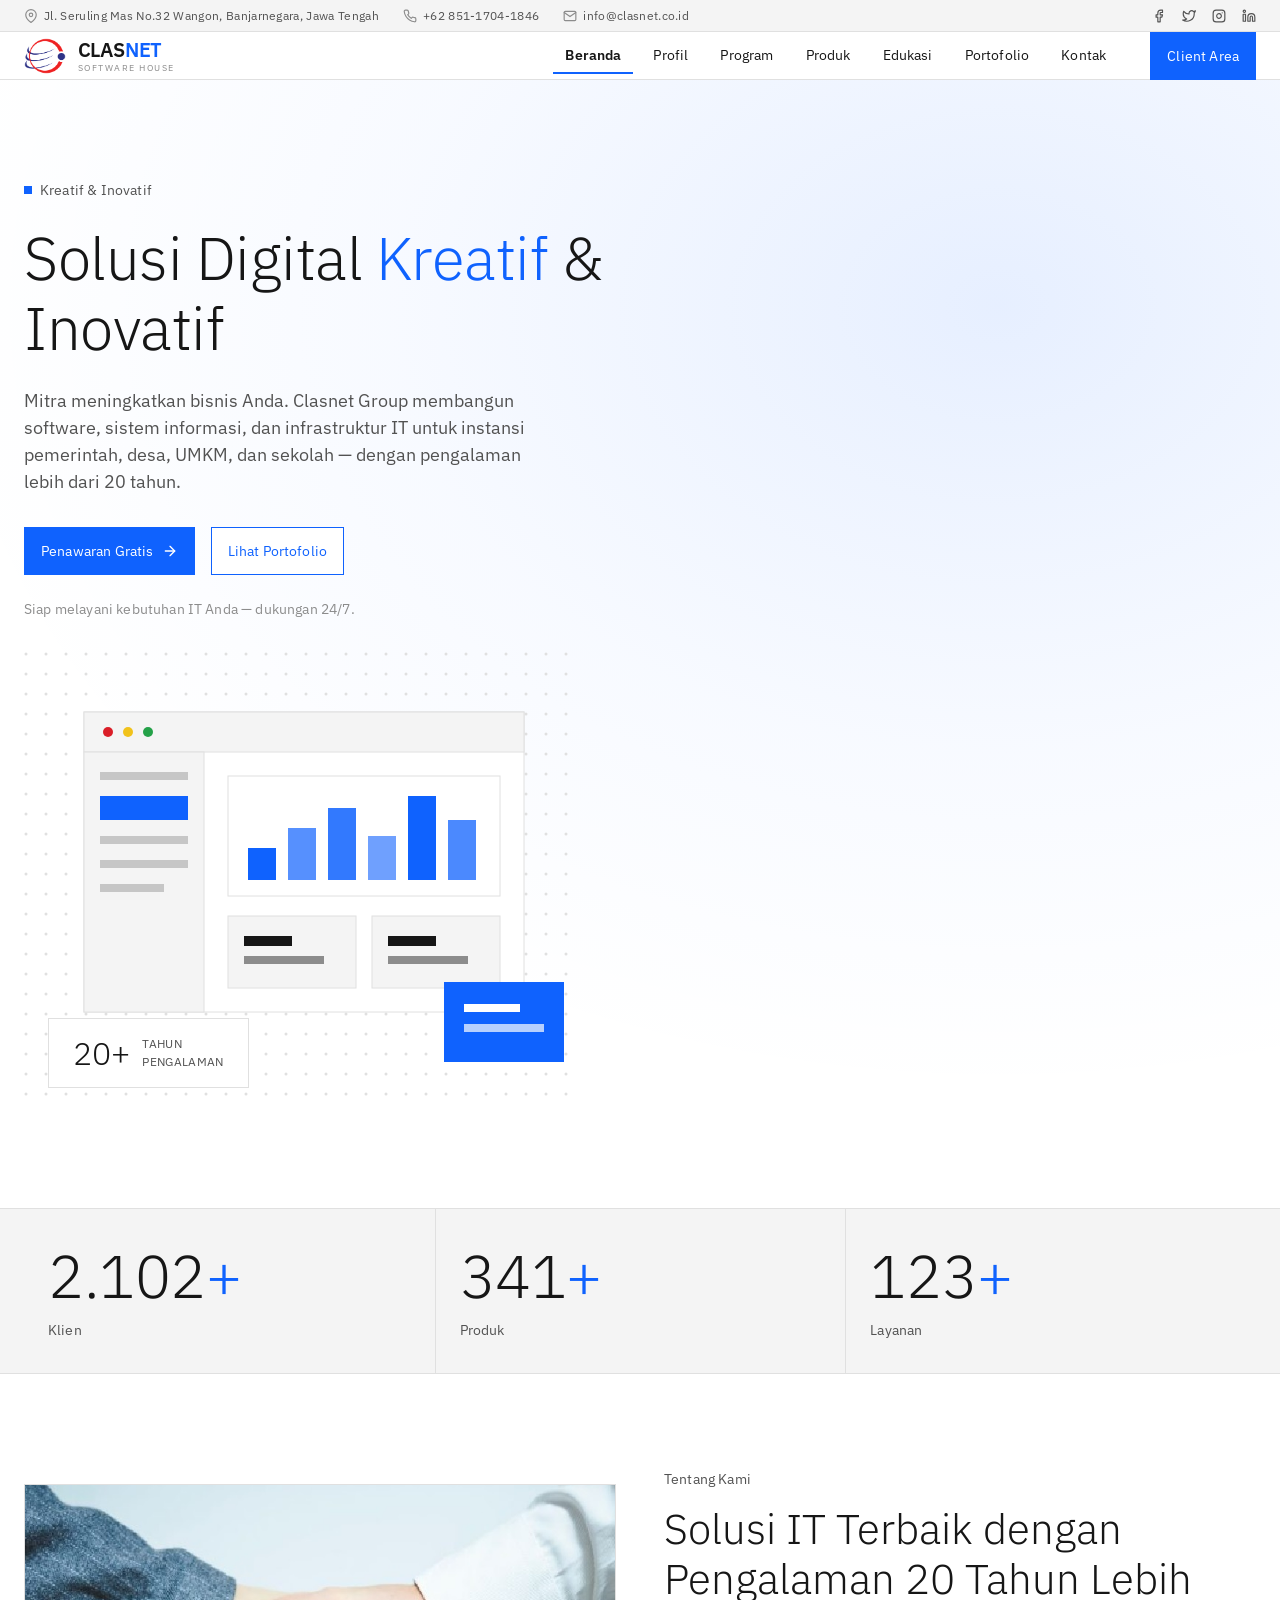
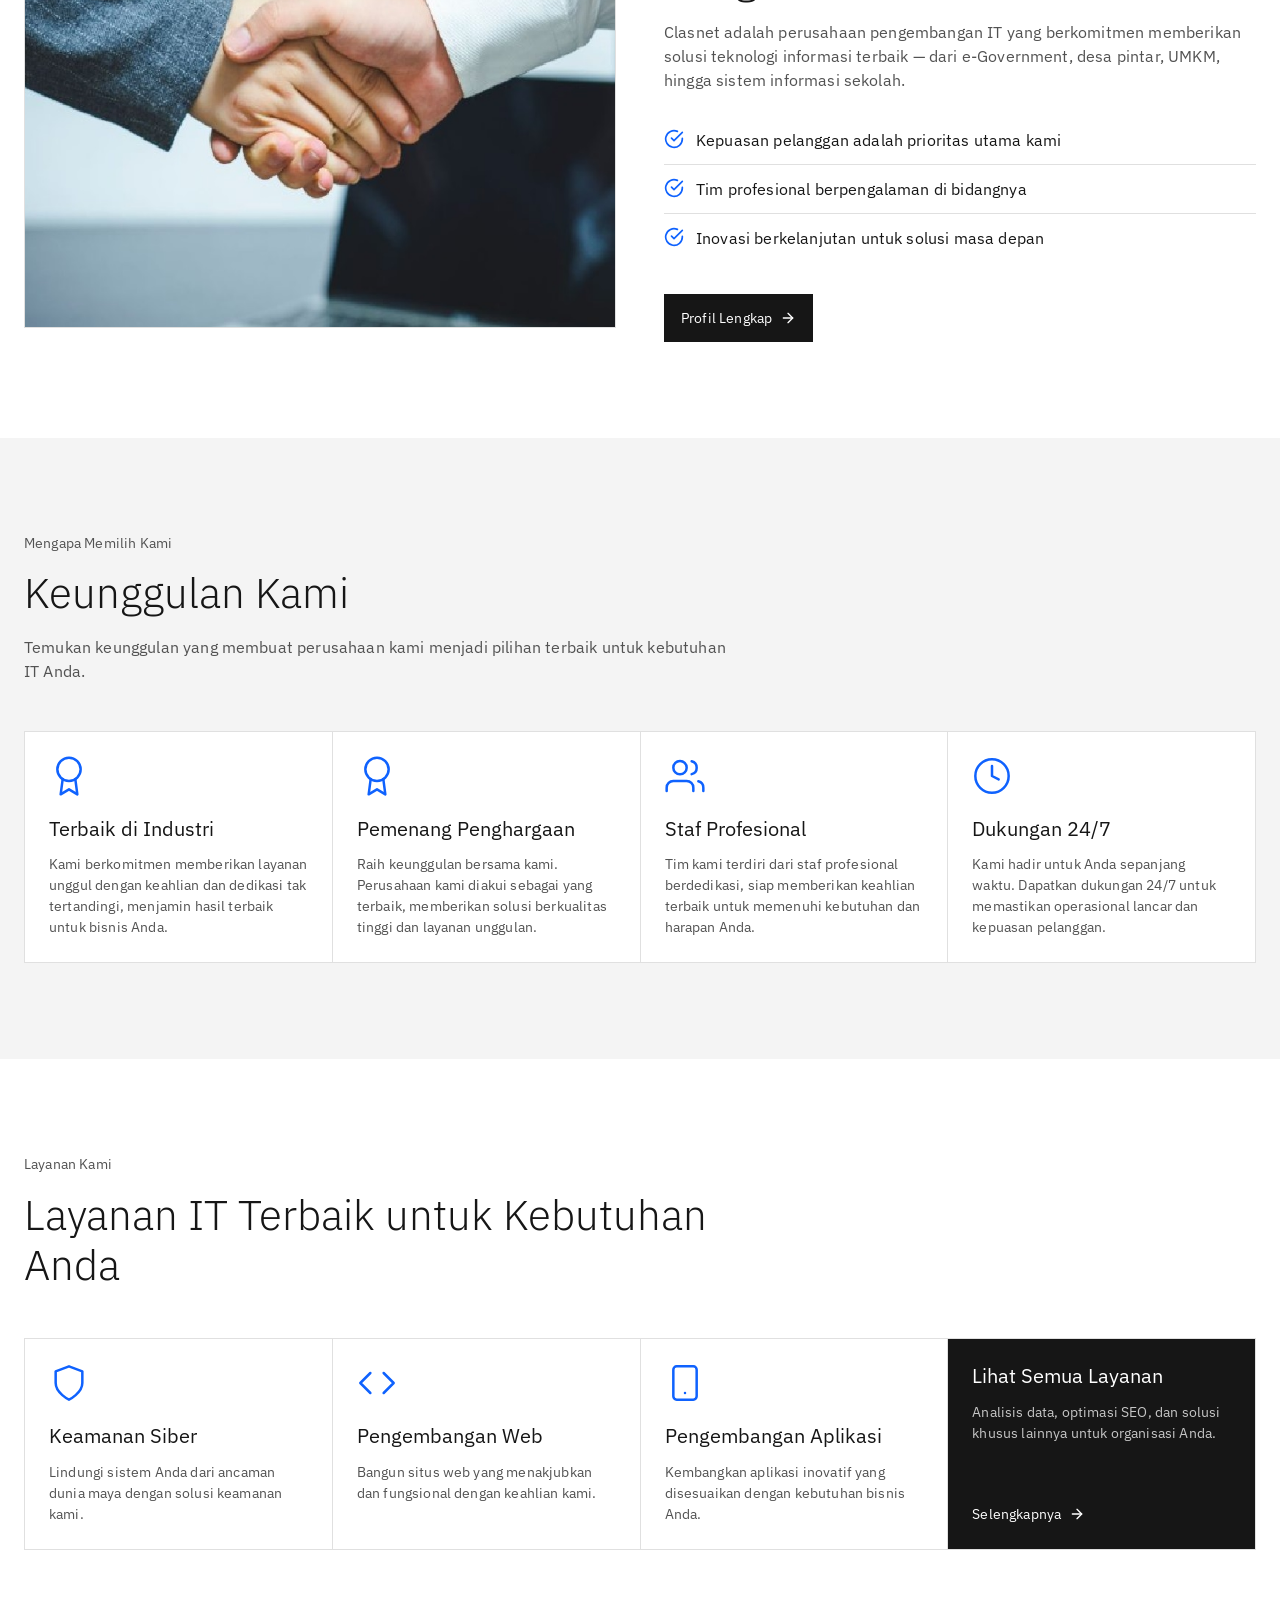
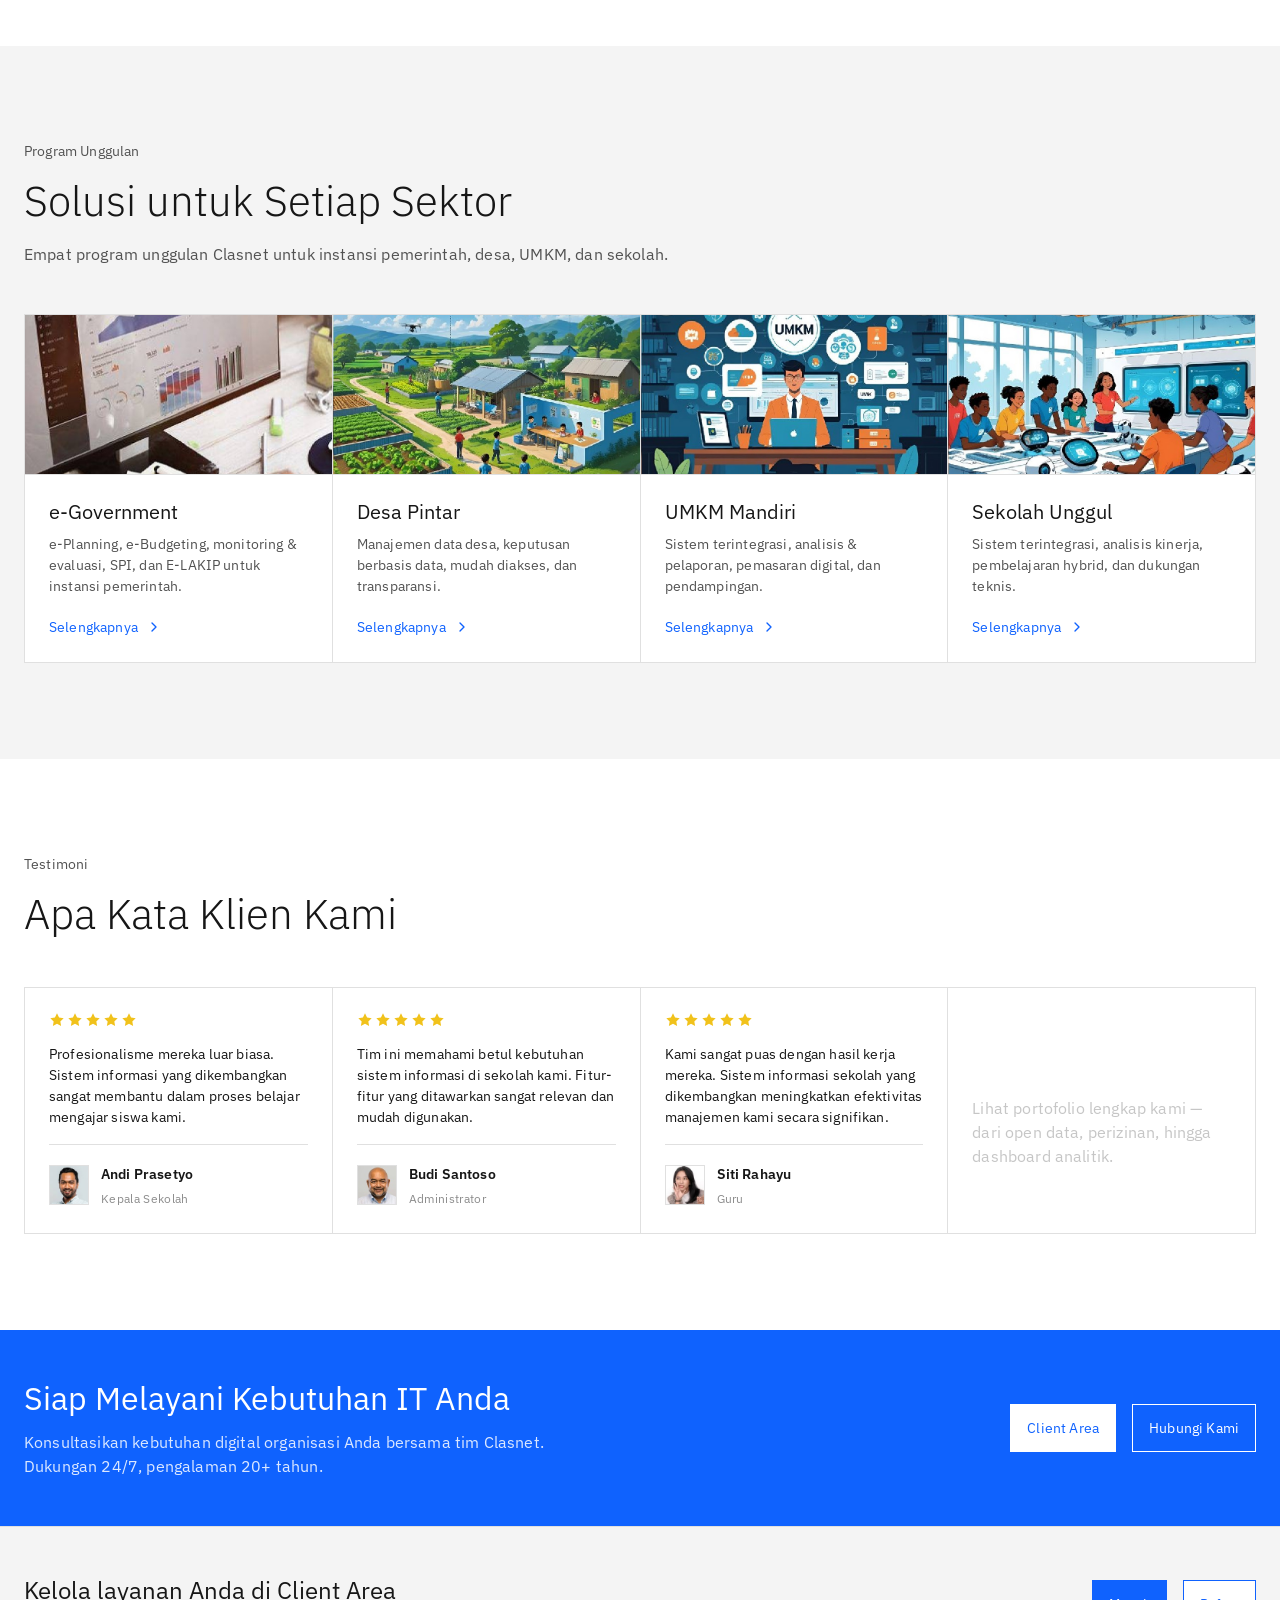
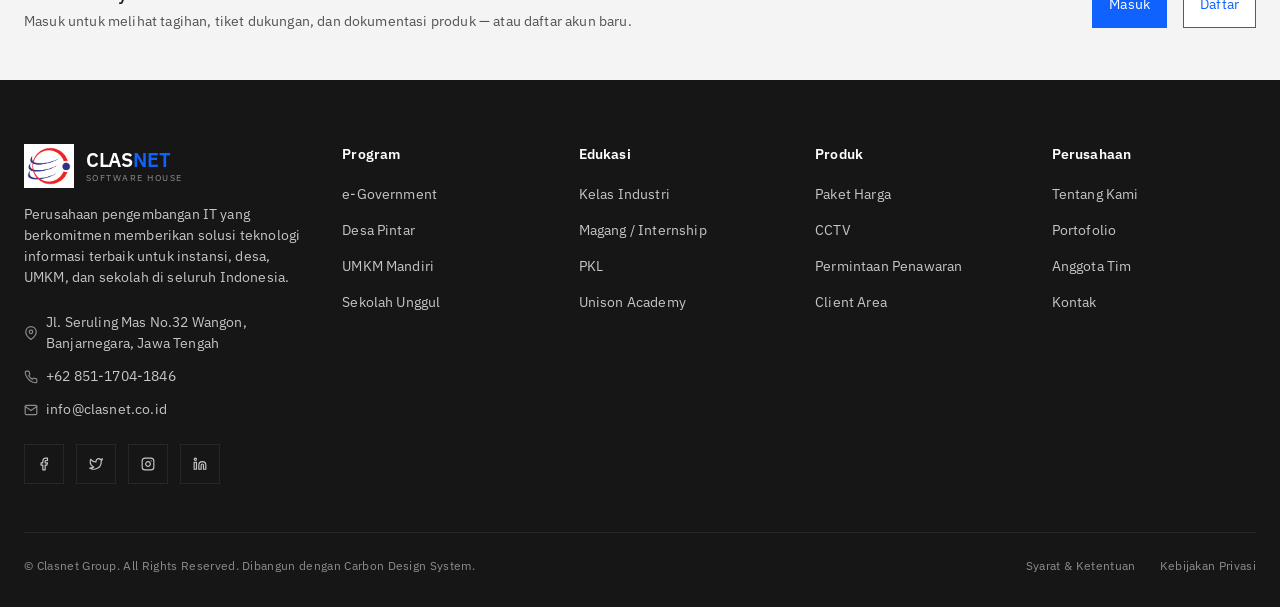
<file: index.html>
<!DOCTYPE html>
<html lang="id">
<head>
  <meta charset="UTF-8">
  <meta name="viewport" content="width=device-width, initial-scale=1.0">
  <title>Clasnet Group — Software House &amp; Developer IT</title>
  <meta name="description" content="Clasnet Group — Solusi Digital Kreatif &amp; Inovatif. Software house &amp; developer IT untuk e-Government, Desa Pintar, UMKM Mandiri, dan Sekolah Unggul.">
  <meta name="theme-color" content="#0f62fe">
  <link rel="preconnect" href="https://fonts.googleapis.com">
  <link rel="preconnect" href="https://fonts.gstatic.com" crossorigin>
  <link href="https://fonts.googleapis.com/css2?family=IBM+Plex+Sans:wght@300;400;600&display=swap" rel="stylesheet">
  <link rel="stylesheet" href="css/style.css">
  <link rel="icon" href="assets/logo.png" type="image/png">
  <script src="js/content.js"></script>
  <script src="js/layout.js"></script>
</head>
<body data-page="home">
  <div id="site-header"></div>
  <script>document.getElementById('site-header').innerHTML = ClasnetLayout.header(document.body.dataset.page);</script>

  <!-- ============ HERO ============ -->
  <header class="hero" id="home">
    <div class="container">
      <div class="hero-content">
        <span class="eyebrow"><span class="dot"></span> Kreatif &amp; Inovatif</span>
        <h1 class="display-xl hero-title">Solusi Digital <span class="accent">Kreatif</span> &amp; Inovatif</h1>
        <p class="body-lg hero-sub">Mitra meningkatkan bisnis Anda. Clasnet Group membangun software, sistem informasi, dan infrastruktur IT untuk instansi pemerintah, desa, UMKM, dan sekolah — dengan pengalaman lebih dari 20 tahun.</p>
        <div class="hero-actions">
          <a class="btn btn-primary" href="kontak.html">Penawaran Gratis
            <svg width="16" height="16" viewBox="0 0 24 24" fill="none" stroke="currentColor" stroke-width="2" stroke-linecap="round" stroke-linejoin="round"><line x1="5" y1="12" x2="19" y2="12"/><polyline points="12 5 19 12 12 19"/></svg>
          </a>
          <a class="btn btn-tertiary" href="portofolio.html">Lihat Portofolio</a>
        </div>
        <p class="hero-note">Siap melayani kebutuhan IT Anda — dukungan 24/7.</p>
      </div>
      <div class="hero-art">
        <svg viewBox="0 0 560 460" role="img" aria-label="Ilustrasi solusi digital Clasnet">
          <defs><pattern id="dots" width="20" height="20" patternUnits="userSpaceOnUse"><circle cx="2" cy="2" r="1.5" fill="#e0e0e0"/></pattern></defs>
          <rect x="0" y="0" width="560" height="460" fill="url(#dots)"/>
          <rect x="60" y="60" width="440" height="300" fill="#ffffff" stroke="#e0e0e0" stroke-width="1"/>
          <rect x="60" y="60" width="440" height="40" fill="#f4f4f4" stroke="#e0e0e0" stroke-width="1"/>
          <circle cx="84" cy="80" r="5" fill="#da1e28"/><circle cx="104" cy="80" r="5" fill="#f1c21b"/><circle cx="124" cy="80" r="5" fill="#24a148"/>
          <rect x="60" y="100" width="120" height="260" fill="#f4f4f4" stroke="#e0e0e0" stroke-width="1"/>
          <rect x="76" y="120" width="88" height="8" fill="#c6c6c6"/>
          <rect x="76" y="144" width="88" height="24" fill="#0f62fe"/>
          <rect x="76" y="184" width="88" height="8" fill="#c6c6c6"/>
          <rect x="76" y="208" width="88" height="8" fill="#c6c6c6"/>
          <rect x="76" y="232" width="64" height="8" fill="#c6c6c6"/>
          <rect x="204" y="124" width="272" height="120" fill="#ffffff" stroke="#e0e0e0" stroke-width="1"/>
          <rect x="224" y="196" width="28" height="32" fill="#0f62fe"/>
          <rect x="264" y="176" width="28" height="52" fill="#0f62fe" opacity="0.7"/>
          <rect x="304" y="156" width="28" height="72" fill="#0f62fe" opacity="0.85"/>
          <rect x="344" y="184" width="28" height="44" fill="#0f62fe" opacity="0.6"/>
          <rect x="384" y="144" width="28" height="84" fill="#0f62fe"/>
          <rect x="424" y="168" width="28" height="60" fill="#0f62fe" opacity="0.75"/>
          <rect x="204" y="264" width="128" height="72" fill="#f4f4f4" stroke="#e0e0e0" stroke-width="1"/>
          <rect x="220" y="284" width="48" height="10" fill="#161616"/>
          <rect x="220" y="304" width="80" height="8" fill="#8c8c8c"/>
          <rect x="348" y="264" width="128" height="72" fill="#f4f4f4" stroke="#e0e0e0" stroke-width="1"/>
          <rect x="364" y="284" width="48" height="10" fill="#161616"/>
          <rect x="364" y="304" width="80" height="8" fill="#8c8c8c"/>
          <rect x="420" y="330" width="120" height="80" fill="#0f62fe"/>
          <rect x="440" y="352" width="56" height="8" fill="#ffffff"/>
          <rect x="440" y="372" width="80" height="8" fill="#ffffff" opacity="0.7"/>
        </svg>
        <div class="hero-art-badge"><span class="num">20+</span><span class="lbl">Tahun<br>Pengalaman</span></div>
      </div>
    </div>
  </header>

  <!-- ============ FACT BAND ============ -->
  <section class="fact-band">
    <div class="container">
      <div class="fact"><div class="num"><span class="counter" data-target="2123">0</span><span class="plus">+</span></div><div class="lbl">Klien</div></div>
      <div class="fact"><div class="num"><span class="counter" data-target="345">0</span><span class="plus">+</span></div><div class="lbl">Produk</div></div>
      <div class="fact"><div class="num"><span class="counter" data-target="125">0</span><span class="plus">+</span></div><div class="lbl">Layanan</div></div>
    </div>
  </section>

  <!-- ============ TENTANG (teaser) ============ -->
  <section class="section" id="tentang">
    <div class="container">
      <div class="split">
        <div class="frame reveal"><img src="assets/img/about.jpg" alt="Tentang Clasnet Group"></div>
        <div class="reveal">
          <div class="section-head" style="margin-bottom:var(--lg);">
            <span class="eyebrow">Tentang Kami</span>
            <h2 class="display-md">Solusi IT Terbaik dengan Pengalaman 20 Tahun Lebih</h2>
            <p>Clasnet adalah perusahaan pengembangan IT yang berkomitmen memberikan solusi teknologi informasi terbaik — dari e-Government, desa pintar, UMKM, hingga sistem informasi sekolah.</p>
          </div>
          <ul class="check-list">
            <li><svg class="check" viewBox="0 0 24 24" fill="none" stroke="currentColor" stroke-width="2" stroke-linecap="round" stroke-linejoin="round"><path d="M22 11.08V12a10 10 0 1 1-5.93-9.14"/><polyline points="22 4 12 14.01 9 11.01"/></svg> Kepuasan pelanggan adalah prioritas utama kami</li>
            <li><svg class="check" viewBox="0 0 24 24" fill="none" stroke="currentColor" stroke-width="2" stroke-linecap="round" stroke-linejoin="round"><path d="M22 11.08V12a10 10 0 1 1-5.93-9.14"/><polyline points="22 4 12 14.01 9 11.01"/></svg> Tim profesional berpengalaman di bidangnya</li>
            <li><svg class="check" viewBox="0 0 24 24" fill="none" stroke="currentColor" stroke-width="2" stroke-linecap="round" stroke-linejoin="round"><path d="M22 11.08V12a10 10 0 1 1-5.93-9.14"/><polyline points="22 4 12 14.01 9 11.01"/></svg> Inovasi berkelanjutan untuk solusi masa depan</li>
          </ul>
          <a class="btn btn-secondary" href="profil.html">Profil Lengkap
            <svg width="16" height="16" viewBox="0 0 24 24" fill="none" stroke="currentColor" stroke-width="2" stroke-linecap="round" stroke-linejoin="round"><line x1="5" y1="12" x2="19" y2="12"/><polyline points="12 5 19 12 12 19"/></svg>
          </a>
        </div>
      </div>
    </div>
  </section>

  <!-- ============ KEUNGGULAN ============ -->
  <section class="section section--surface">
    <div class="container">
      <div class="section-head reveal">
        <span class="eyebrow">Mengapa Memilih Kami</span>
        <h2 class="display-md">Keunggulan Kami</h2>
        <p>Temukan keunggulan yang membuat perusahaan kami menjadi pilihan terbaik untuk kebutuhan IT Anda.</p>
      </div>
      <div class="grid grid-4 reveal">
        <article class="feature-card">
          <svg class="feature-icon" viewBox="0 0 24 24" fill="none" stroke="currentColor" stroke-width="1.5" stroke-linecap="round" stroke-linejoin="round"><circle cx="12" cy="8" r="7"/><polyline points="8.21 13.89 7 23 12 20 17 23 15.79 13.88"/></svg>
          <h3 class="card-title">Terbaik di Industri</h3>
          <p>Kami berkomitmen memberikan layanan unggul dengan keahlian dan dedikasi tak tertandingi, menjamin hasil terbaik untuk bisnis Anda.</p>
        </article>
        <article class="feature-card">
          <svg class="feature-icon" viewBox="0 0 24 24" fill="none" stroke="currentColor" stroke-width="1.5" stroke-linecap="round" stroke-linejoin="round"><circle cx="12" cy="8" r="7"/><polyline points="8.21 13.89 7 23 12 20 17 23 15.79 13.88"/></svg>
          <h3 class="card-title">Pemenang Penghargaan</h3>
          <p>Raih keunggulan bersama kami. Perusahaan kami diakui sebagai yang terbaik, memberikan solusi berkualitas tinggi dan layanan unggulan.</p>
        </article>
        <article class="feature-card">
          <svg class="feature-icon" viewBox="0 0 24 24" fill="none" stroke="currentColor" stroke-width="1.5" stroke-linecap="round" stroke-linejoin="round"><path d="M17 21v-2a4 4 0 0 0-4-4H5a4 4 0 0 0-4 4v2"/><circle cx="9" cy="7" r="4"/><path d="M23 21v-2a4 4 0 0 0-3-3.87"/><path d="M16 3.13a4 4 0 0 1 0 7.75"/></svg>
          <h3 class="card-title">Staf Profesional</h3>
          <p>Tim kami terdiri dari staf profesional berdedikasi, siap memberikan keahlian terbaik untuk memenuhi kebutuhan dan harapan Anda.</p>
        </article>
        <article class="feature-card">
          <svg class="feature-icon" viewBox="0 0 24 24" fill="none" stroke="currentColor" stroke-width="1.5" stroke-linecap="round" stroke-linejoin="round"><circle cx="12" cy="12" r="10"/><polyline points="12 6 12 12 16 14"/></svg>
          <h3 class="card-title">Dukungan 24/7</h3>
          <p>Kami hadir untuk Anda sepanjang waktu. Dapatkan dukungan 24/7 untuk memastikan operasional lancar dan kepuasan pelanggan.</p>
        </article>
      </div>
    </div>
  </section>

  <!-- ============ LAYANAN (teaser) ============ -->
  <section class="section">
    <div class="container">
      <div class="section-head reveal">
        <span class="eyebrow">Layanan Kami</span>
        <h2 class="display-md">Layanan IT Terbaik untuk Kebutuhan Anda</h2>
      </div>
      <div class="grid grid-4 reveal">
        <article class="feature-card">
          <svg class="feature-icon" viewBox="0 0 24 24" fill="none" stroke="currentColor" stroke-width="1.5" stroke-linecap="round" stroke-linejoin="round"><path d="M12 22s8-4 8-10V5l-8-3-8 3v7c0 6 8 10 8 10z"/></svg>
          <h3 class="card-title">Keamanan Siber</h3>
          <p>Lindungi sistem Anda dari ancaman dunia maya dengan solusi keamanan kami.</p>
        </article>
        <article class="feature-card">
          <svg class="feature-icon" viewBox="0 0 24 24" fill="none" stroke="currentColor" stroke-width="1.5" stroke-linecap="round" stroke-linejoin="round"><polyline points="16 18 22 12 16 6"/><polyline points="8 6 2 12 8 18"/></svg>
          <h3 class="card-title">Pengembangan Web</h3>
          <p>Bangun situs web yang menakjubkan dan fungsional dengan keahlian kami.</p>
        </article>
        <article class="feature-card">
          <svg class="feature-icon" viewBox="0 0 24 24" fill="none" stroke="currentColor" stroke-width="1.5" stroke-linecap="round" stroke-linejoin="round"><rect x="5" y="2" width="14" height="20" rx="2" ry="2"/><line x1="12" y1="18" x2="12.01" y2="18"/></svg>
          <h3 class="card-title">Pengembangan Aplikasi</h3>
          <p>Kembangkan aplikasi inovatif yang disesuaikan dengan kebutuhan bisnis Anda.</p>
        </article>
        <article class="feature-card feature-card--cta">
          <h3 class="card-title">Lihat Semua Layanan</h3>
          <p>Analisis data, optimasi SEO, dan solusi khusus lainnya untuk organisasi Anda.</p>
          <a class="link-arrow" href="produk.html">Selengkapnya <svg width="16" height="16" viewBox="0 0 24 24" fill="none" stroke="currentColor" stroke-width="2" stroke-linecap="round" stroke-linejoin="round"><line x1="5" y1="12" x2="19" y2="12"/><polyline points="12 5 19 12 12 19"/></svg></a>
        </article>
      </div>
    </div>
  </section>

  <!-- ============ PROGRAM (teaser) ============ -->
  <section class="section section--surface">
    <div class="container">
      <div class="section-head reveal">
        <span class="eyebrow">Program Unggulan</span>
        <h2 class="display-md">Solusi untuk Setiap Sektor</h2>
        <p>Empat program unggulan Clasnet untuk instansi pemerintah, desa, UMKM, dan sekolah.</p>
      </div>
      <div class="edu-grid reveal">
        <article class="edu-card">
          <div class="edu-thumb has-img"><img src="assets/img/feature.jpg" alt="e-Government"></div>
          <div class="edu-body"><h3 class="card-title">e-Government</h3><p>e-Planning, e-Budgeting, monitoring &amp; evaluasi, SPI, dan E-LAKIP untuk instansi pemerintah.</p>
            <a class="link-arrow" href="program.html">Selengkapnya <svg width="16" height="16" viewBox="0 0 24 24" fill="none" stroke="currentColor" stroke-width="2" stroke-linecap="round" stroke-linejoin="round"><polyline points="9 18 15 12 9 6"/></svg></a></div>
        </article>
        <article class="edu-card">
          <div class="edu-thumb has-img"><img src="assets/img/desapintar.jpg" alt="Desa Pintar"></div>
          <div class="edu-body"><h3 class="card-title">Desa Pintar</h3><p>Manajemen data desa, keputusan berbasis data, mudah diakses, dan transparansi.</p>
            <a class="link-arrow" href="program.html">Selengkapnya <svg width="16" height="16" viewBox="0 0 24 24" fill="none" stroke="currentColor" stroke-width="2" stroke-linecap="round" stroke-linejoin="round"><polyline points="9 18 15 12 9 6"/></svg></a></div>
        </article>
        <article class="edu-card">
          <div class="edu-thumb has-img"><img src="assets/img/umkm.jpg" alt="UMKM Mandiri"></div>
          <div class="edu-body"><h3 class="card-title">UMKM Mandiri</h3><p>Sistem terintegrasi, analisis &amp; pelaporan, pemasaran digital, dan pendampingan.</p>
            <a class="link-arrow" href="program.html">Selengkapnya <svg width="16" height="16" viewBox="0 0 24 24" fill="none" stroke="currentColor" stroke-width="2" stroke-linecap="round" stroke-linejoin="round"><polyline points="9 18 15 12 9 6"/></svg></a></div>
        </article>
        <article class="edu-card">
          <div class="edu-thumb has-img"><img src="assets/img/sekolahunggul.jpg" alt="Sekolah Unggul"></div>
          <div class="edu-body"><h3 class="card-title">Sekolah Unggul</h3><p>Sistem terintegrasi, analisis kinerja, pembelajaran hybrid, dan dukungan teknis.</p>
            <a class="link-arrow" href="program.html">Selengkapnya <svg width="16" height="16" viewBox="0 0 24 24" fill="none" stroke="currentColor" stroke-width="2" stroke-linecap="round" stroke-linejoin="round"><polyline points="9 18 15 12 9 6"/></svg></a></div>
        </article>
      </div>
    </div>
  </section>

  <!-- ============ TESTIMONI (teaser) ============ -->
  <section class="section">
    <div class="container">
      <div class="section-head reveal">
        <span class="eyebrow">Testimoni</span>
        <h2 class="display-md">Apa Kata Klien Kami</h2>
      </div>
      <div class="testi-grid reveal">
        <article class="resource-tile">
          <div class="stars" aria-label="5 bintang"><svg width="16" height="16" viewBox="0 0 24 24" fill="currentColor"><polygon points="12 2 15.09 8.26 22 9.27 17 14.14 18.18 21.02 12 17.77 5.82 21.02 7 14.14 2 9.27 8.91 8.26 12 2"/></svg><svg width="16" height="16" viewBox="0 0 24 24" fill="currentColor"><polygon points="12 2 15.09 8.26 22 9.27 17 14.14 18.18 21.02 12 17.77 5.82 21.02 7 14.14 2 9.27 8.91 8.26 12 2"/></svg><svg width="16" height="16" viewBox="0 0 24 24" fill="currentColor"><polygon points="12 2 15.09 8.26 22 9.27 17 14.14 18.18 21.02 12 17.77 5.82 21.02 7 14.14 2 9.27 8.91 8.26 12 2"/></svg><svg width="16" height="16" viewBox="0 0 24 24" fill="currentColor"><polygon points="12 2 15.09 8.26 22 9.27 17 14.14 18.18 21.02 12 17.77 5.82 21.02 7 14.14 2 9.27 8.91 8.26 12 2"/></svg><svg width="16" height="16" viewBox="0 0 24 24" fill="currentColor"><polygon points="12 2 15.09 8.26 22 9.27 17 14.14 18.18 21.02 12 17.77 5.82 21.02 7 14.14 2 9.27 8.91 8.26 12 2"/></svg></div>
          <blockquote>Profesionalisme mereka luar biasa. Sistem informasi yang dikembangkan sangat membantu dalam proses belajar mengajar siswa kami.</blockquote>
          <div class="testi-author"><span class="avatar"><img src="assets/img/testimonial-1.jpg" alt="Andi Prasetyo"></span><span><span class="name">Andi Prasetyo</span><br><span class="role">Kepala Sekolah</span></span></div>
        </article>
        <article class="resource-tile">
          <div class="stars" aria-label="5 bintang"><svg width="16" height="16" viewBox="0 0 24 24" fill="currentColor"><polygon points="12 2 15.09 8.26 22 9.27 17 14.14 18.18 21.02 12 17.77 5.82 21.02 7 14.14 2 9.27 8.91 8.26 12 2"/></svg><svg width="16" height="16" viewBox="0 0 24 24" fill="currentColor"><polygon points="12 2 15.09 8.26 22 9.27 17 14.14 18.18 21.02 12 17.77 5.82 21.02 7 14.14 2 9.27 8.91 8.26 12 2"/></svg><svg width="16" height="16" viewBox="0 0 24 24" fill="currentColor"><polygon points="12 2 15.09 8.26 22 9.27 17 14.14 18.18 21.02 12 17.77 5.82 21.02 7 14.14 2 9.27 8.91 8.26 12 2"/></svg><svg width="16" height="16" viewBox="0 0 24 24" fill="currentColor"><polygon points="12 2 15.09 8.26 22 9.27 17 14.14 18.18 21.02 12 17.77 5.82 21.02 7 14.14 2 9.27 8.91 8.26 12 2"/></svg><svg width="16" height="16" viewBox="0 0 24 24" fill="currentColor"><polygon points="12 2 15.09 8.26 22 9.27 17 14.14 18.18 21.02 12 17.77 5.82 21.02 7 14.14 2 9.27 8.91 8.26 12 2"/></svg></div>
          <blockquote>Tim ini memahami betul kebutuhan sistem informasi di sekolah kami. Fitur-fitur yang ditawarkan sangat relevan dan mudah digunakan.</blockquote>
          <div class="testi-author"><span class="avatar"><img src="assets/img/testimonial-2.jpg" alt="Budi Santoso"></span><span><span class="name">Budi Santoso</span><br><span class="role">Administrator</span></span></div>
        </article>
        <article class="resource-tile">
          <div class="stars" aria-label="5 bintang"><svg width="16" height="16" viewBox="0 0 24 24" fill="currentColor"><polygon points="12 2 15.09 8.26 22 9.27 17 14.14 18.18 21.02 12 17.77 5.82 21.02 7 14.14 2 9.27 8.91 8.26 12 2"/></svg><svg width="16" height="16" viewBox="0 0 24 24" fill="currentColor"><polygon points="12 2 15.09 8.26 22 9.27 17 14.14 18.18 21.02 12 17.77 5.82 21.02 7 14.14 2 9.27 8.91 8.26 12 2"/></svg><svg width="16" height="16" viewBox="0 0 24 24" fill="currentColor"><polygon points="12 2 15.09 8.26 22 9.27 17 14.14 18.18 21.02 12 17.77 5.82 21.02 7 14.14 2 9.27 8.91 8.26 12 2"/></svg><svg width="16" height="16" viewBox="0 0 24 24" fill="currentColor"><polygon points="12 2 15.09 8.26 22 9.27 17 14.14 18.18 21.02 12 17.77 5.82 21.02 7 14.14 2 9.27 8.91 8.26 12 2"/></svg><svg width="16" height="16" viewBox="0 0 24 24" fill="currentColor"><polygon points="12 2 15.09 8.26 22 9.27 17 14.14 18.18 21.02 12 17.77 5.82 21.02 7 14.14 2 9.27 8.91 8.26 12 2"/></svg></div>
          <blockquote>Kami sangat puas dengan hasil kerja mereka. Sistem informasi sekolah yang dikembangkan meningkatkan efektivitas manajemen kami secara signifikan.</blockquote>
          <div class="testi-author"><span class="avatar"><img src="assets/img/testimonial-3.jpg" alt="Siti Rahayu"></span><span><span class="name">Siti Rahayu</span><br><span class="role">Guru</span></span></div>
        </article>
        <article class="resource-tile feature-card--cta" style="justify-content:center;">
          <h3 class="card-title">21+ Proyek Terselesaikan</h3>
          <p>Lihat portofolio lengkap kami — dari open data, perizinan, hingga dashboard analitik.</p>
          <a class="link-arrow" href="portofolio.html">Lihat Portofolio <svg width="16" height="16" viewBox="0 0 24 24" fill="none" stroke="currentColor" stroke-width="2" stroke-linecap="round" stroke-linejoin="round"><line x1="5" y1="12" x2="19" y2="12"/><polyline points="12 5 19 12 12 19"/></svg></a>
        </article>
      </div>
    </div>
  </section>

  <!-- ============ CTA BANNER ============ -->
  <section class="cta-banner">
    <div class="container">
      <div>
        <h2 class="headline">Siap Melayani Kebutuhan IT Anda</h2>
        <p>Konsultasikan kebutuhan digital organisasi Anda bersama tim Clasnet. Dukungan 24/7, pengalaman 20+ tahun.</p>
      </div>
      <div class="cta-actions">
        <a class="btn btn--inverse" href="https://billing.clasnet.co.id/login" target="_blank" rel="noopener">Client Area</a>
        <a class="btn btn--outline-inverse" href="kontak.html">Hubungi Kami</a>
      </div>
    </div>
  </section>

  <!-- ============ CLIENT BAND ============ -->
  <section class="client-band">
    <div class="container">
      <div>
        <h3 class="card-title">Kelola layanan Anda di Client Area</h3>
        <p>Masuk untuk melihat tagihan, tiket dukungan, dan dokumentasi produk — atau daftar akun baru.</p>
      </div>
      <div class="cta-actions">
        <a class="btn btn-primary" href="https://billing.clasnet.co.id/login" target="_blank" rel="noopener">Masuk</a>
        <a class="btn btn-tertiary" href="https://billing.clasnet.co.id/signup" target="_blank" rel="noopener">Daftar</a>
      </div>
    </div>
  </section>

  <div id="site-footer"></div>
  <script>document.getElementById('site-footer').innerHTML = ClasnetLayout.footer();</script>
  <script src="js/main.js"></script>
</body>
</html>
</file>
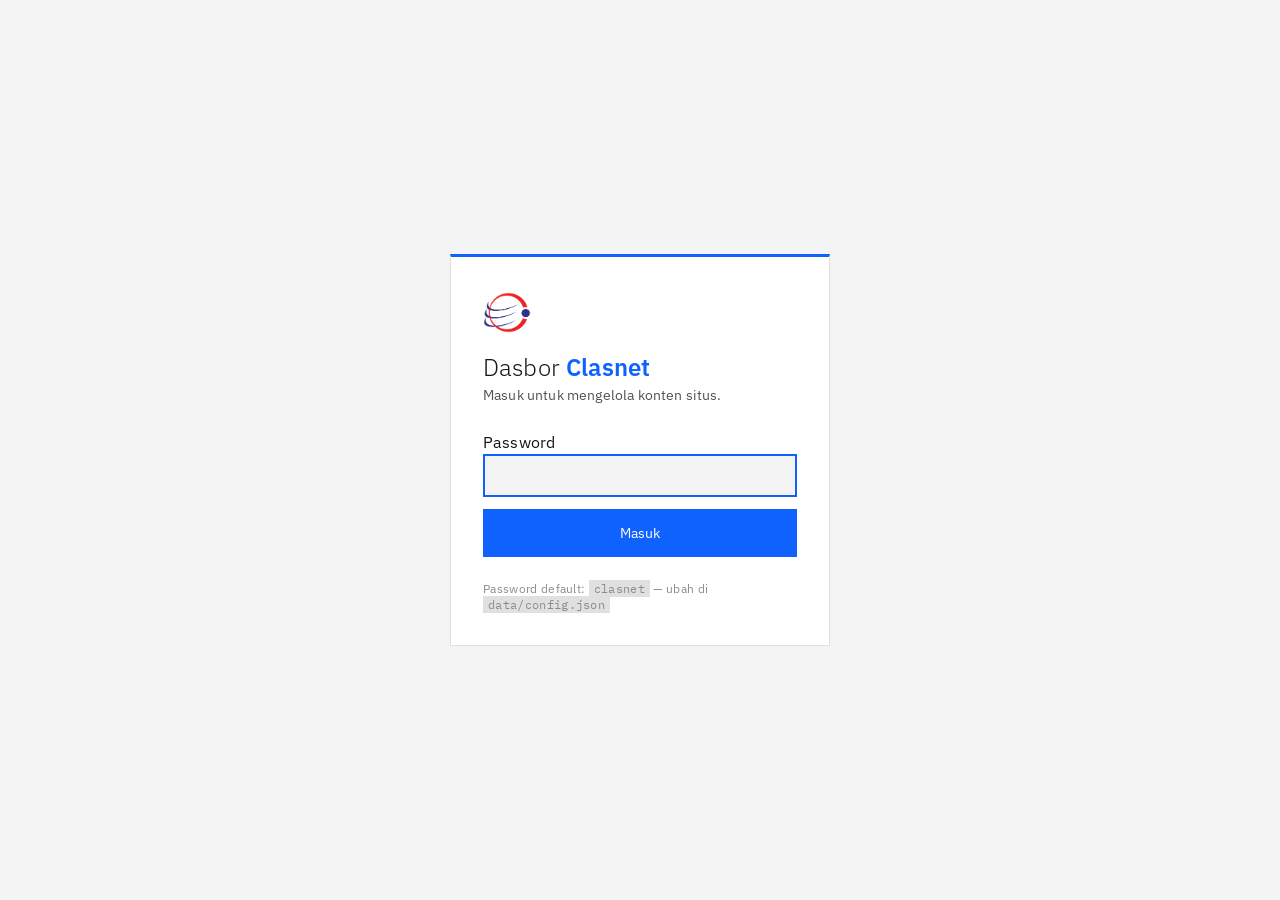
<file: admin/index.html>
<!DOCTYPE html>
<html lang="id">
<head>
  <meta charset="UTF-8">
  <meta name="viewport" content="width=device-width, initial-scale=1.0">
  <title>Dasbor CMS — Clasnet</title>
  <meta name="robots" content="noindex,nofollow">
  <meta name="theme-color" content="#161616">
  <link rel="preconnect" href="https://fonts.googleapis.com">
  <link rel="preconnect" href="https://fonts.gstatic.com" crossorigin>
  <link href="https://fonts.googleapis.com/css2?family=IBM+Plex+Sans:wght@300;400;600&family=IBM+Plex+Mono:wght@400;500&display=swap" rel="stylesheet">
  <link rel="stylesheet" href="/css/style.css">
  <link rel="stylesheet" href="/admin/admin.css">
  <link rel="icon" href="/assets/logo.png" type="image/png">
</head>
<body class="cms">

  <!-- ===== LOGIN ===== -->
  <div id="login" class="login-screen" hidden>
    <form id="loginForm" class="login-card">
      <img src="/assets/logo.png" alt="" class="login-logo">
      <h1 class="login-title">Dasbor <span>Clasnet</span></h1>
      <p class="login-sub">Masuk untuk mengelola konten situs.</p>
      <label class="field">
        <span class="label">Password</span>
        <input type="password" id="loginPass" class="text-input" autocomplete="current-password" required>
      </label>
      <p class="form-error" id="loginError" hidden></p>
      <button type="submit" class="btn btn-primary login-btn">Masuk</button>
      <p class="login-hint caption">Password default: <code>clasnet</code> — ubah di <code>data/config.json</code></p>
    </form>
  </div>

  <!-- ===== APP ===== -->
  <div id="app" class="app" hidden>
    <aside class="side-nav">
      <div class="side-brand"><img src="/assets/logo.png" alt=""><span>Clasnet <b>CMS</b></span></div>
      <nav class="side-links" id="sideLinks">
        <a href="#/pages" data-route="pages">Halaman</a>
        <a href="#/menu" data-route="menu">Menu</a>
        <a href="#/portfolio" data-route="portfolio">Portofolio</a>
        <a href="#/content" data-route="content">Konten Situs</a>
      </nav>
      <div class="side-foot">
        <a href="/" target="_blank" rel="noopener">Lihat Situs ↗</a>
        <button id="logoutBtn" class="side-logout" type="button">Keluar</button>
      </div>
    </aside>

    <div class="main">
      <header class="topbar">
        <div class="topbar-title"><h1 id="viewTitle">Halaman</h1><p id="viewSub" class="caption"></p></div>
        <div class="topbar-actions" id="topbarActions"></div>
      </header>
      <div class="view" id="view"></div>
    </div>
  </div>

  <div id="toast" class="toast" hidden></div>
  <div id="modal" class="modal-overlay" hidden></div>

  <script src="/admin/admin.js"></script>
</body>
</html>
</file>
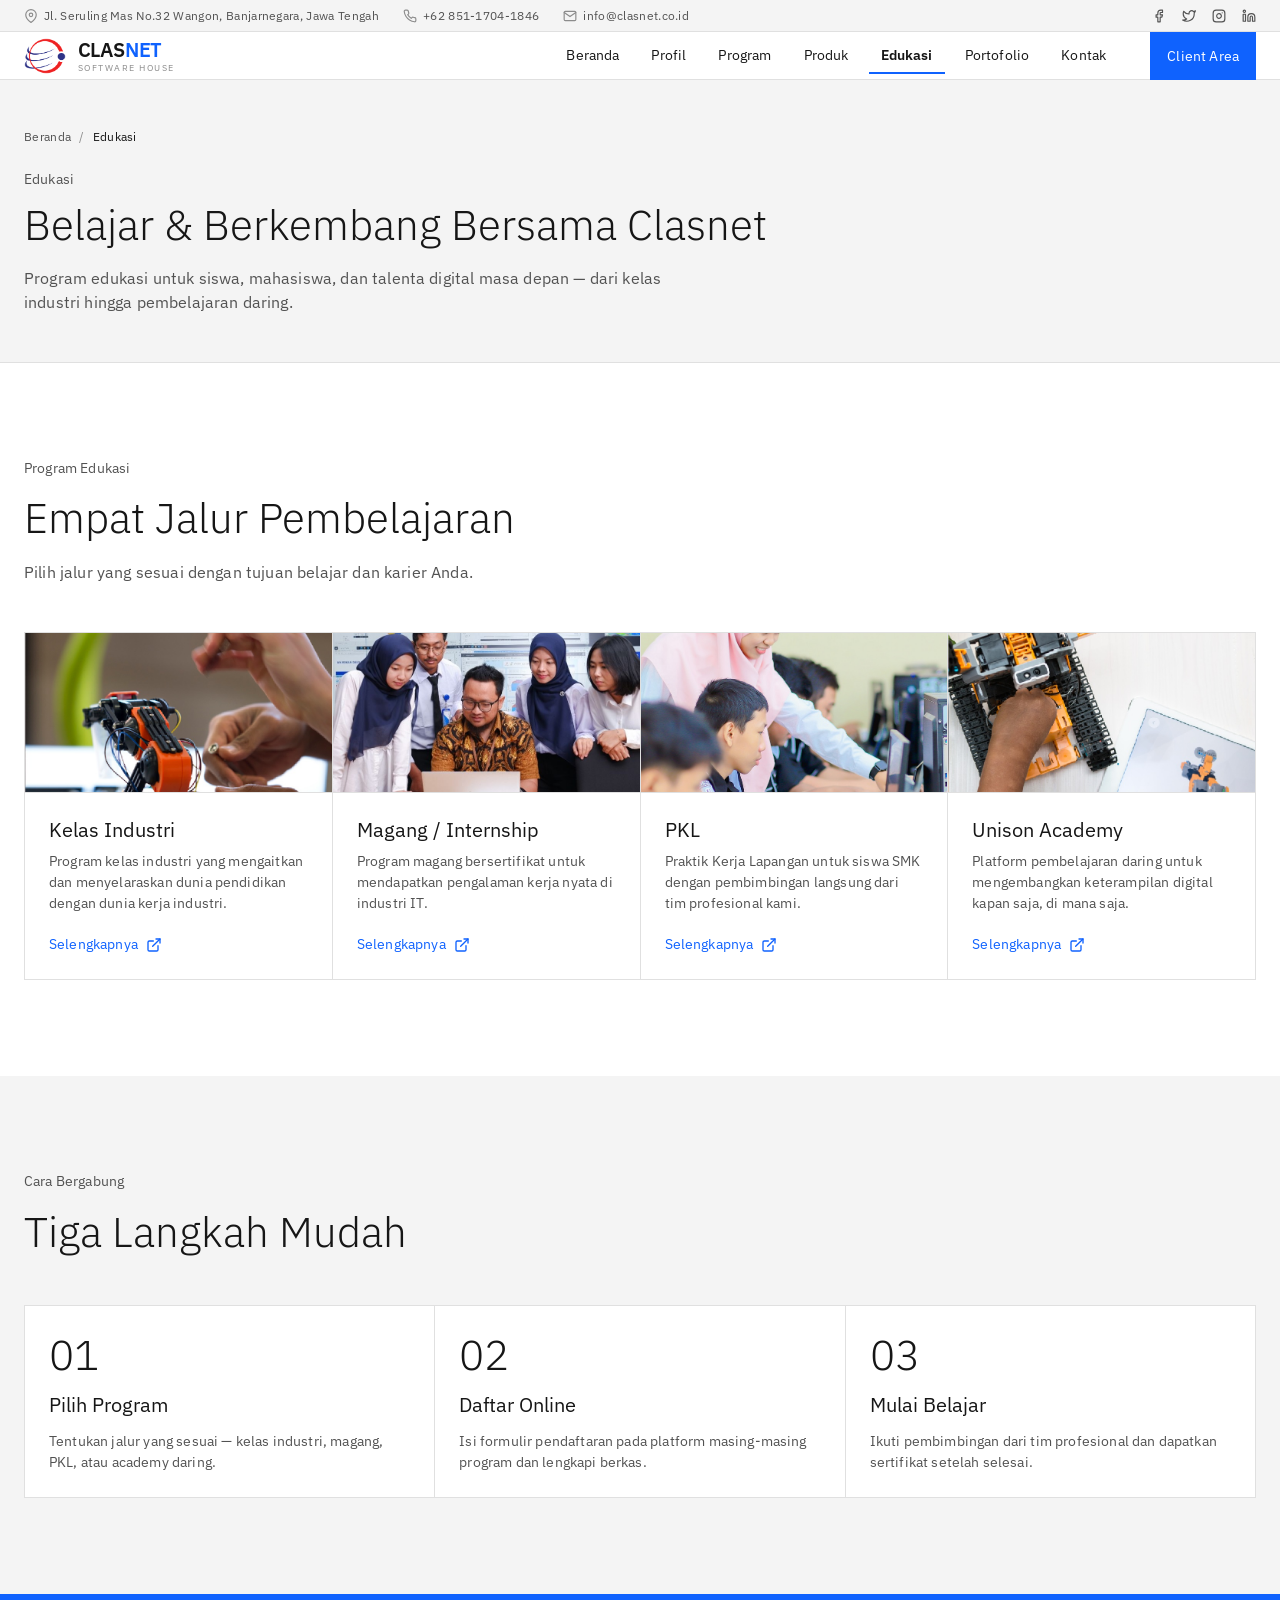
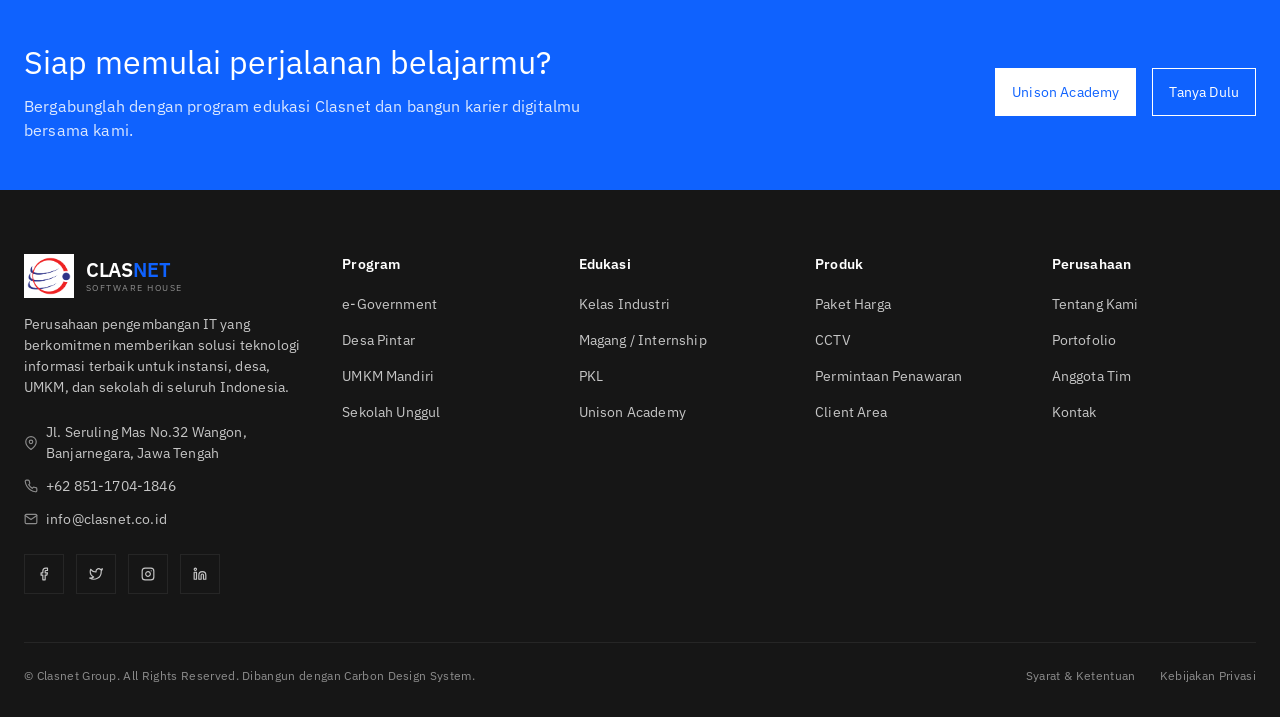
<file: edukasi.html>
<!DOCTYPE html>
<html lang="id">
<head>
  <meta charset="UTF-8">
  <meta name="viewport" content="width=device-width, initial-scale=1.0">
  <title>Edukasi — Clasnet Group</title>
  <meta name="description" content="Program edukasi Clasnet: Kelas Industri, Magang/Internship, PKL, dan Unison Academy untuk talenta digital masa depan.">
  <meta name="theme-color" content="#0f62fe">
  <link rel="preconnect" href="https://fonts.googleapis.com">
  <link rel="preconnect" href="https://fonts.gstatic.com" crossorigin>
  <link href="https://fonts.googleapis.com/css2?family=IBM+Plex+Sans:wght@300;400;600&display=swap" rel="stylesheet">
  <link rel="stylesheet" href="css/style.css">
  <link rel="icon" href="assets/logo.png" type="image/png">
  <script src="js/content.js"></script>
  <script src="js/layout.js"></script>
</head>
<body data-page="edukasi">
  <div id="site-header"></div>
  <script>document.getElementById('site-header').innerHTML = ClasnetLayout.header(document.body.dataset.page);</script>

  <!-- PAGE HERO -->
  <section class="page-hero">
    <div class="container">
      <nav class="breadcrumb" aria-label="Breadcrumb"><a href="index.html">Beranda</a><span class="sep">/</span><span class="current">Edukasi</span></nav>
      <span class="eyebrow">Edukasi</span>
      <h1 class="display-md">Belajar &amp; Berkembang Bersama Clasnet</h1>
      <p class="lead">Program edukasi untuk siswa, mahasiswa, dan talenta digital masa depan — dari kelas industri hingga pembelajaran daring.</p>
    </div>
  </section>

  <!-- EDUKASI -->
  <section class="section" id="edukasi">
    <div class="container">
      <div class="section-head reveal">
        <span class="eyebrow">Program Edukasi</span>
        <h2 class="display-md">Empat Jalur Pembelajaran</h2>
        <p>Pilih jalur yang sesuai dengan tujuan belajar dan karier Anda.</p>
      </div>
      <div class="edu-grid reveal">
        <article class="edu-card">
          <div class="edu-thumb has-img"><img src="assets/img/kelasindustri.jpg" alt="Kelas Industri"></div>
          <div class="edu-body"><h3 class="card-title">Kelas Industri</h3><p>Program kelas industri yang mengaitkan dan menyelaraskan dunia pendidikan dengan dunia kerja industri.</p>
            <a class="link-arrow" href="https://kelasindustri.clasnet.co.id/" target="_blank" rel="noopener">Selengkapnya <svg width="16" height="16" viewBox="0 0 24 24" fill="none" stroke="currentColor" stroke-width="2" stroke-linecap="round" stroke-linejoin="round"><path d="M18 13v6a2 2 0 0 1-2 2H5a2 2 0 0 1-2-2V8a2 2 0 0 1 2-2h6"/><polyline points="15 3 21 3 21 9"/><line x1="10" y1="14" x2="21" y2="3"/></svg></a></div>
        </article>
        <article class="edu-card">
          <div class="edu-thumb has-img"><img src="assets/img/magang.jpg" alt="Magang / Internship"></div>
          <div class="edu-body"><h3 class="card-title">Magang / Internship</h3><p>Program magang bersertifikat untuk mendapatkan pengalaman kerja nyata di industri IT.</p>
            <a class="link-arrow" href="https://internship.clasnet.id/" target="_blank" rel="noopener">Selengkapnya <svg width="16" height="16" viewBox="0 0 24 24" fill="none" stroke="currentColor" stroke-width="2" stroke-linecap="round" stroke-linejoin="round"><path d="M18 13v6a2 2 0 0 1-2 2H5a2 2 0 0 1-2-2V8a2 2 0 0 1 2-2h6"/><polyline points="15 3 21 3 21 9"/><line x1="10" y1="14" x2="21" y2="3"/></svg></a></div>
        </article>
        <article class="edu-card">
          <div class="edu-thumb has-img"><img src="assets/img/pkl.jpg" alt="PKL"></div>
          <div class="edu-body"><h3 class="card-title">PKL</h3><p>Praktik Kerja Lapangan untuk siswa SMK dengan pembimbingan langsung dari tim profesional kami.</p>
            <a class="link-arrow" href="https://prakerin.clasnet.id/" target="_blank" rel="noopener">Selengkapnya <svg width="16" height="16" viewBox="0 0 24 24" fill="none" stroke="currentColor" stroke-width="2" stroke-linecap="round" stroke-linejoin="round"><path d="M18 13v6a2 2 0 0 1-2 2H5a2 2 0 0 1-2-2V8a2 2 0 0 1 2-2h6"/><polyline points="15 3 21 3 21 9"/><line x1="10" y1="14" x2="21" y2="3"/></svg></a></div>
        </article>
        <article class="edu-card">
          <div class="edu-thumb has-img"><img src="assets/img/academy.jpg" alt="Unison Academy"></div>
          <div class="edu-body"><h3 class="card-title">Unison Academy</h3><p>Platform pembelajaran daring untuk mengembangkan keterampilan digital kapan saja, di mana saja.</p>
            <a class="link-arrow" href="https://academy.unison.id/" target="_blank" rel="noopener">Selengkapnya <svg width="16" height="16" viewBox="0 0 24 24" fill="none" stroke="currentColor" stroke-width="2" stroke-linecap="round" stroke-linejoin="round"><path d="M18 13v6a2 2 0 0 1-2 2H5a2 2 0 0 1-2-2V8a2 2 0 0 1 2-2h6"/><polyline points="15 3 21 3 21 9"/><line x1="10" y1="14" x2="21" y2="3"/></svg></a></div>
        </article>
      </div>
    </div>
  </section>

  <!-- CARA BERGABUNG -->
  <section class="section section--surface">
    <div class="container">
      <div class="section-head reveal">
        <span class="eyebrow">Cara Bergabung</span>
        <h2 class="display-md">Tiga Langkah Mudah</h2>
      </div>
      <div class="grid grid-3 reveal">
        <article class="feature-card">
          <span class="display-md" style="color:var(--ink);">01</span>
          <h3 class="card-title">Pilih Program</h3><p>Tentukan jalur yang sesuai — kelas industri, magang, PKL, atau academy daring.</p>
        </article>
        <article class="feature-card">
          <span class="display-md" style="color:var(--ink);">02</span>
          <h3 class="card-title">Daftar Online</h3><p>Isi formulir pendaftaran pada platform masing-masing program dan lengkapi berkas.</p>
        </article>
        <article class="feature-card">
          <span class="display-md" style="color:var(--ink);">03</span>
          <h3 class="card-title">Mulai Belajar</h3><p>Ikuti pembimbingan dari tim profesional dan dapatkan sertifikat setelah selesai.</p>
        </article>
      </div>
    </div>
  </section>

  <!-- CTA BANNER -->
  <section class="cta-banner">
    <div class="container">
      <div><h2 class="headline">Siap memulai perjalanan belajarmu?</h2><p>Bergabunglah dengan program edukasi Clasnet dan bangun karier digitalmu bersama kami.</p></div>
      <div class="cta-actions">
        <a class="btn btn--inverse" href="https://academy.unison.id/" target="_blank" rel="noopener">Unison Academy</a>
        <a class="btn btn--outline-inverse" href="kontak.html">Tanya Dulu</a>
      </div>
    </div>
  </section>

  <div id="site-footer"></div>
  <script>document.getElementById('site-footer').innerHTML = ClasnetLayout.footer();</script>
  <script src="js/main.js"></script>
</body>
</html>
</file>
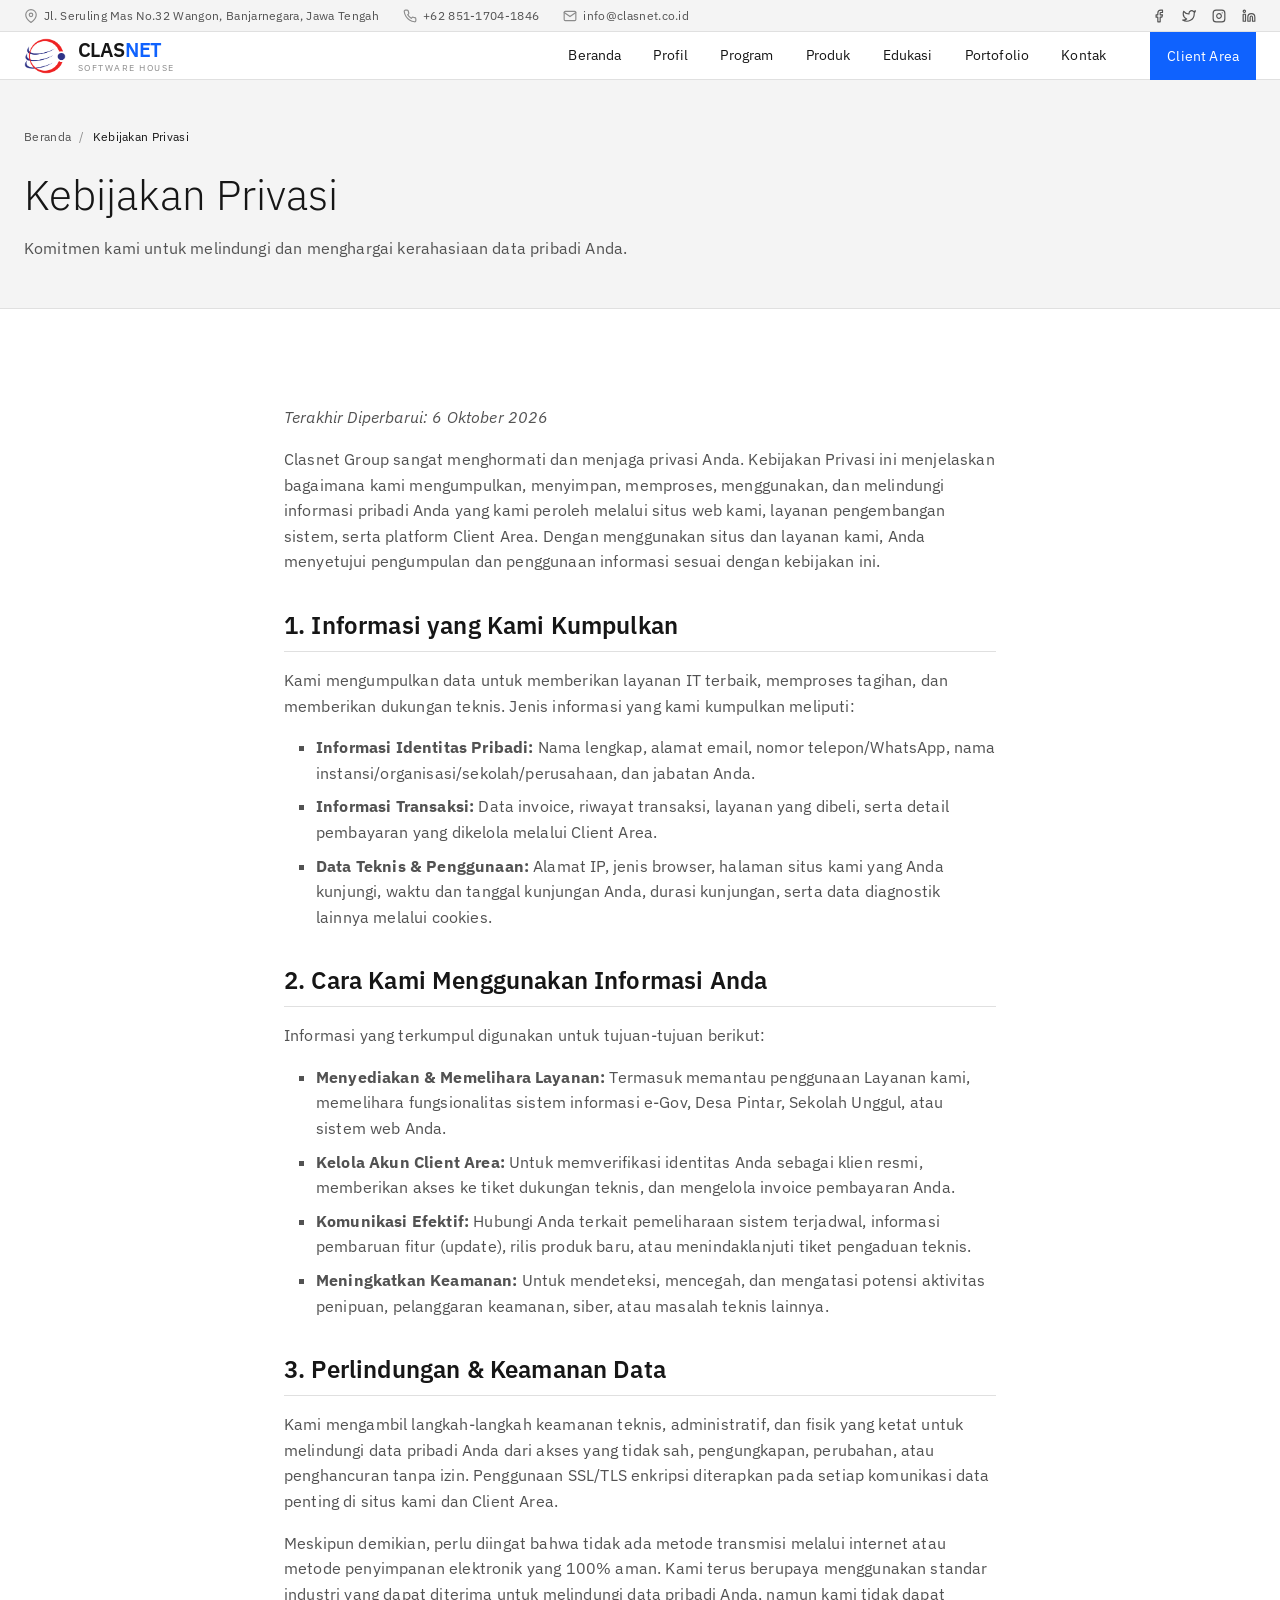
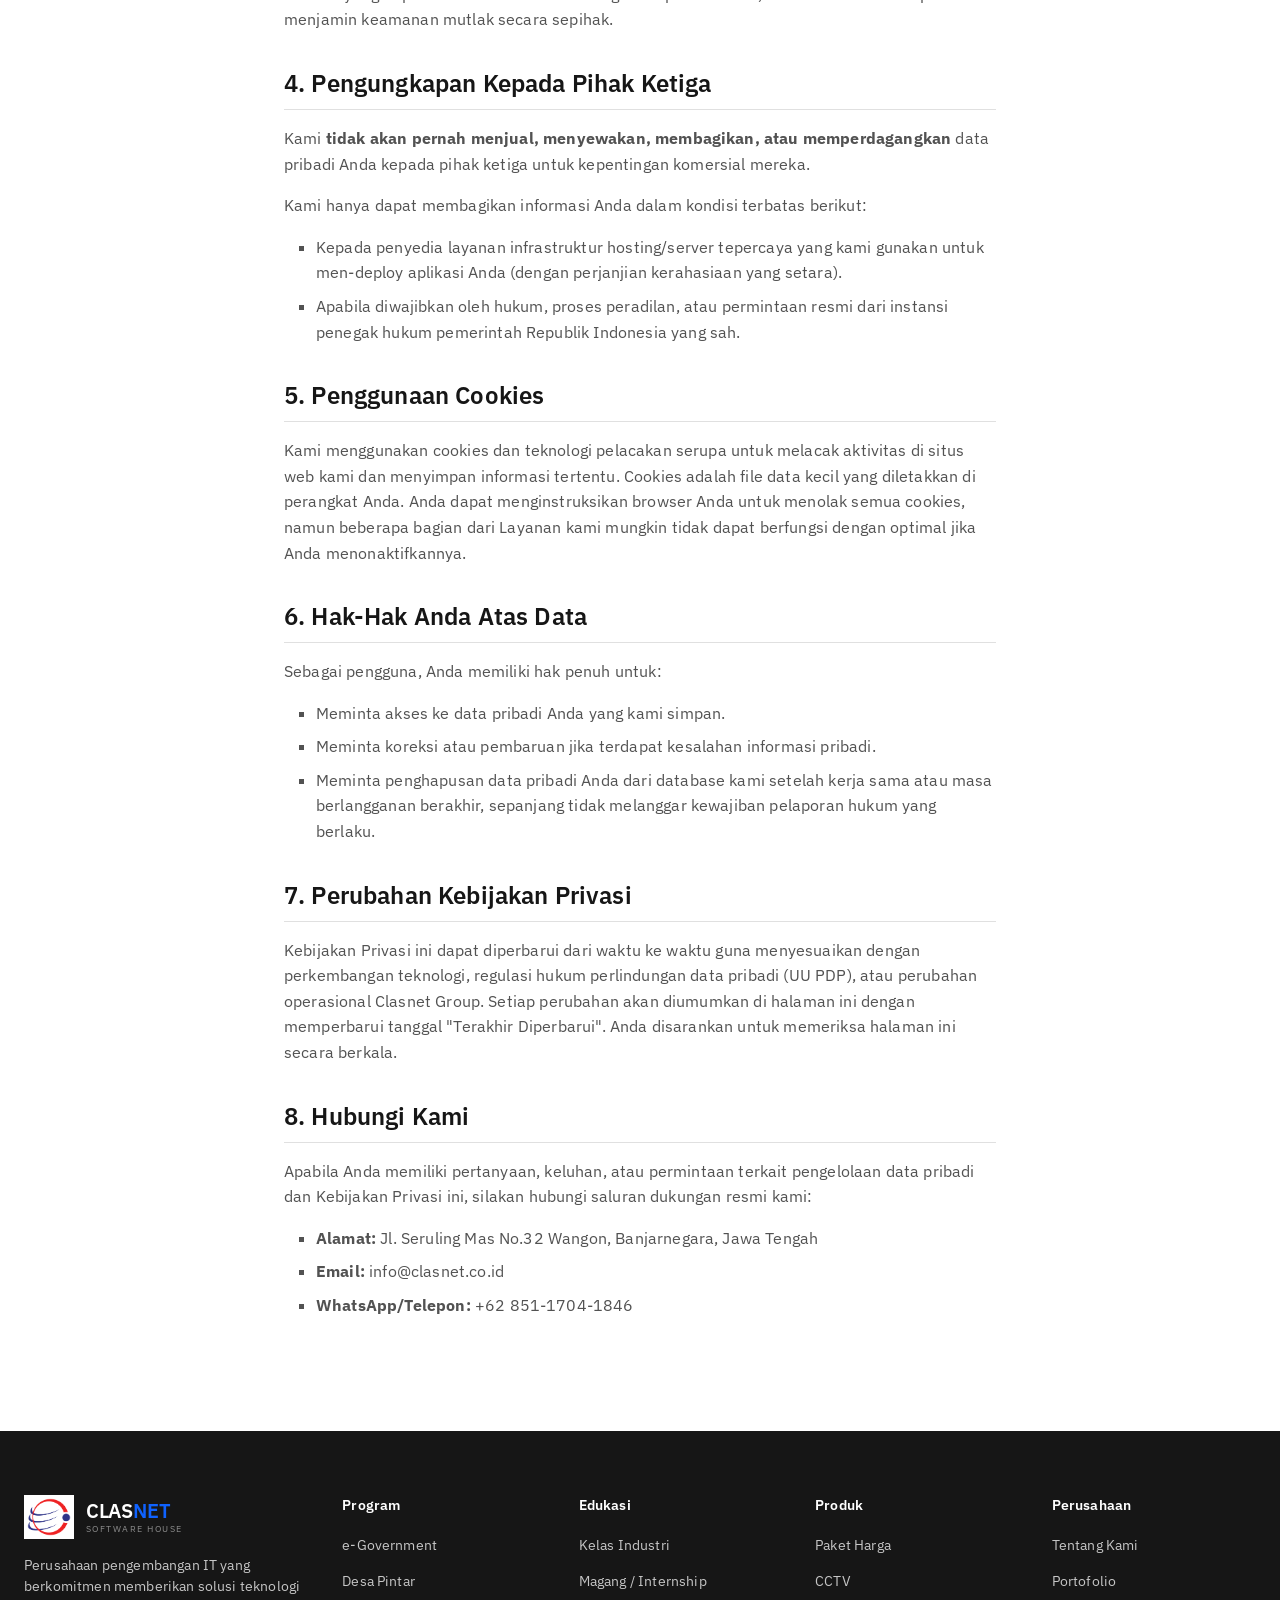
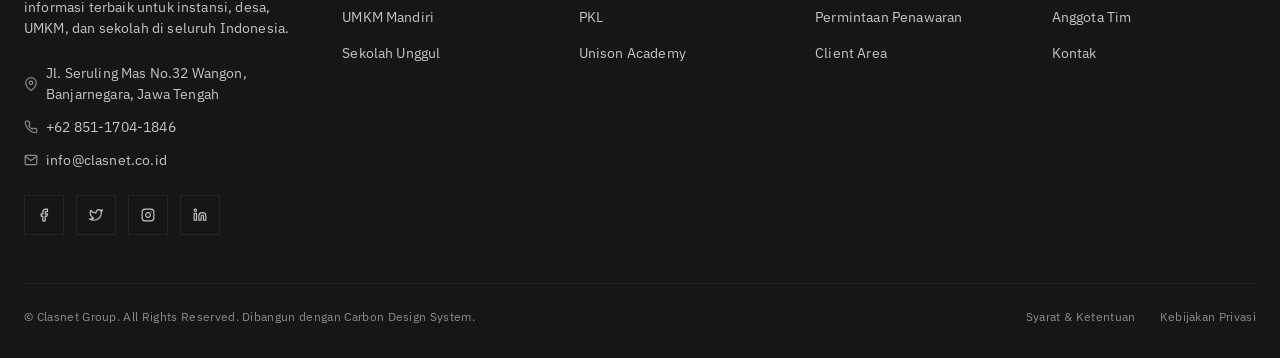
<file: kebijakan-privasi.html>
<!DOCTYPE html>
<html lang="id">
<head>
  <meta charset="UTF-8">
  <meta name="viewport" content="width=device-width, initial-scale=1.0">
  <title>Kebijakan Privasi — Clasnet Group</title>
  <meta name="description" content="Kebijakan Privasi Clasnet Group mengenai pengumpulan, perlindungan, dan penggunaan data pribadi pengguna.">
  <meta name="theme-color" content="#0f62fe">
  <link rel="preconnect" href="https://fonts.googleapis.com">
  <link rel="preconnect" href="https://fonts.gstatic.com" crossorigin>
  <link href="https://fonts.googleapis.com/css2?family=IBM+Plex+Sans:wght@300;400;600&display=swap" rel="stylesheet">
  <link rel="stylesheet" href="css/style.css">
  <link rel="icon" href="assets/logo.png" type="image/png">
  <script src="js/content.js"></script>
  <script src="js/layout.js"></script>
  <style>
    .legal-content h2 { font-size: 24px; font-weight: 600; color: var(--ink); margin-top: var(--xl); margin-bottom: var(--md); border-bottom: 1px solid var(--hairline); padding-bottom: var(--xs); }
    .legal-content h3 { font-size: 18px; font-weight: 600; color: var(--ink); margin-top: var(--lg); margin-bottom: var(--xs); }
    .legal-content p { margin-bottom: var(--md); }
    .legal-content ul { list-style-type: square; margin-left: var(--xl); margin-bottom: var(--md); }
    .legal-content li { margin-bottom: var(--xs); color: var(--ink-muted); line-height: 1.6; }
  </style>
</head>
<body data-page="legal">
  <div id="site-header"></div>
  <script>document.getElementById('site-header').innerHTML = ClasnetLayout.header(document.body.dataset.page);</script>

  <!-- PAGE HERO -->
  <section class="page-hero">
    <div class="container">
      <nav class="breadcrumb" aria-label="Breadcrumb"><a href="index.html">Beranda</a><span class="sep">/</span><span class="current">Kebijakan Privasi</span></nav>
      <h1 class="display-md">Kebijakan Privasi</h1>
      <p class="lead">Komitmen kami untuk melindungi dan menghargai kerahasiaan data pribadi Anda.</p>
    </div>
  </section>

  <!-- CONTENT -->
  <section class="section">
    <div class="container detail-desc legal-content">
      <p><em>Terakhir Diperbarui: 6 Oktober 2026</em></p>
      
      <p>Clasnet Group sangat menghormati dan menjaga privasi Anda. Kebijakan Privasi ini menjelaskan bagaimana kami mengumpulkan, menyimpan, memproses, menggunakan, dan melindungi informasi pribadi Anda yang kami peroleh melalui situs web kami, layanan pengembangan sistem, serta platform Client Area. Dengan menggunakan situs dan layanan kami, Anda menyetujui pengumpulan dan penggunaan informasi sesuai dengan kebijakan ini.</p>

      <h2>1. Informasi yang Kami Kumpulkan</h2>
      <p>Kami mengumpulkan data untuk memberikan layanan IT terbaik, memproses tagihan, dan memberikan dukungan teknis. Jenis informasi yang kami kumpulkan meliputi:</p>
      <ul>
        <li><strong>Informasi Identitas Pribadi:</strong> Nama lengkap, alamat email, nomor telepon/WhatsApp, nama instansi/organisasi/sekolah/perusahaan, dan jabatan Anda.</li>
        <li><strong>Informasi Transaksi:</strong> Data invoice, riwayat transaksi, layanan yang dibeli, serta detail pembayaran yang dikelola melalui Client Area.</li>
        <li><strong>Data Teknis & Penggunaan:</strong> Alamat IP, jenis browser, halaman situs kami yang Anda kunjungi, waktu dan tanggal kunjungan Anda, durasi kunjungan, serta data diagnostik lainnya melalui cookies.</li>
      </ul>

      <h2>2. Cara Kami Menggunakan Informasi Anda</h2>
      <p>Informasi yang terkumpul digunakan untuk tujuan-tujuan berikut:</p>
      <ul>
        <li><strong>Menyediakan & Memelihara Layanan:</strong> Termasuk memantau penggunaan Layanan kami, memelihara fungsionalitas sistem informasi e-Gov, Desa Pintar, Sekolah Unggul, atau sistem web Anda.</li>
        <li><strong>Kelola Akun Client Area:</strong> Untuk memverifikasi identitas Anda sebagai klien resmi, memberikan akses ke tiket dukungan teknis, dan mengelola invoice pembayaran Anda.</li>
        <li><strong>Komunikasi Efektif:</strong> Hubungi Anda terkait pemeliharaan sistem terjadwal, informasi pembaruan fitur (update), rilis produk baru, atau menindaklanjuti tiket pengaduan teknis.</li>
        <li><strong>Meningkatkan Keamanan:</strong> Untuk mendeteksi, mencegah, dan mengatasi potensi aktivitas penipuan, pelanggaran keamanan, siber, atau masalah teknis lainnya.</li>
      </ul>

      <h2>3. Perlindungan & Keamanan Data</h2>
      <p>Kami mengambil langkah-langkah keamanan teknis, administratif, dan fisik yang ketat untuk melindungi data pribadi Anda dari akses yang tidak sah, pengungkapan, perubahan, atau penghancuran tanpa izin. Penggunaan SSL/TLS enkripsi diterapkan pada setiap komunikasi data penting di situs kami dan Client Area.</p>
      <p>Meskipun demikian, perlu diingat bahwa tidak ada metode transmisi melalui internet atau metode penyimpanan elektronik yang 100% aman. Kami terus berupaya menggunakan standar industri yang dapat diterima untuk melindungi data pribadi Anda, namun kami tidak dapat menjamin keamanan mutlak secara sepihak.</p>

      <h2>4. Pengungkapan Kepada Pihak Ketiga</h2>
      <p>Kami <strong>tidak akan pernah menjual, menyewakan, membagikan, atau memperdagangkan</strong> data pribadi Anda kepada pihak ketiga untuk kepentingan komersial mereka.</p>
      <p>Kami hanya dapat membagikan informasi Anda dalam kondisi terbatas berikut:</p>
      <ul>
        <li>Kepada penyedia layanan infrastruktur hosting/server tepercaya yang kami gunakan untuk men-deploy aplikasi Anda (dengan perjanjian kerahasiaan yang setara).</li>
        <li>Apabila diwajibkan oleh hukum, proses peradilan, atau permintaan resmi dari instansi penegak hukum pemerintah Republik Indonesia yang sah.</li>
      </ul>

      <h2>5. Penggunaan Cookies</h2>
      <p>Kami menggunakan cookies dan teknologi pelacakan serupa untuk melacak aktivitas di situs web kami dan menyimpan informasi tertentu. Cookies adalah file data kecil yang diletakkan di perangkat Anda. Anda dapat menginstruksikan browser Anda untuk menolak semua cookies, namun beberapa bagian dari Layanan kami mungkin tidak dapat berfungsi dengan optimal jika Anda menonaktifkannya.</p>

      <h2>6. Hak-Hak Anda Atas Data</h2>
      <p>Sebagai pengguna, Anda memiliki hak penuh untuk:</p>
      <ul>
        <li>Meminta akses ke data pribadi Anda yang kami simpan.</li>
        <li>Meminta koreksi atau pembaruan jika terdapat kesalahan informasi pribadi.</li>
        <li>Meminta penghapusan data pribadi Anda dari database kami setelah kerja sama atau masa berlangganan berakhir, sepanjang tidak melanggar kewajiban pelaporan hukum yang berlaku.</li>
      </ul>

      <h2>7. Perubahan Kebijakan Privasi</h2>
      <p>Kebijakan Privasi ini dapat diperbarui dari waktu ke waktu guna menyesuaikan dengan perkembangan teknologi, regulasi hukum perlindungan data pribadi (UU PDP), atau perubahan operasional Clasnet Group. Setiap perubahan akan diumumkan di halaman ini dengan memperbarui tanggal "Terakhir Diperbarui". Anda disarankan untuk memeriksa halaman ini secara berkala.</p>

      <h2>8. Hubungi Kami</h2>
      <p>Apabila Anda memiliki pertanyaan, keluhan, atau permintaan terkait pengelolaan data pribadi dan Kebijakan Privasi ini, silakan hubungi saluran dukungan resmi kami:</p>
      <ul>
        <li><strong>Alamat:</strong> Jl. Seruling Mas No.32 Wangon, Banjarnegara, Jawa Tengah</li>
        <li><strong>Email:</strong> info@clasnet.co.id</li>
        <li><strong>WhatsApp/Telepon:</strong> +62 851-1704-1846</li>
      </ul>
    </div>
  </section>

  <div id="site-footer"></div>
  <script>document.getElementById('site-footer').innerHTML = ClasnetLayout.footer();</script>
  <script src="js/main.js"></script>
</body>
</html>
</file>
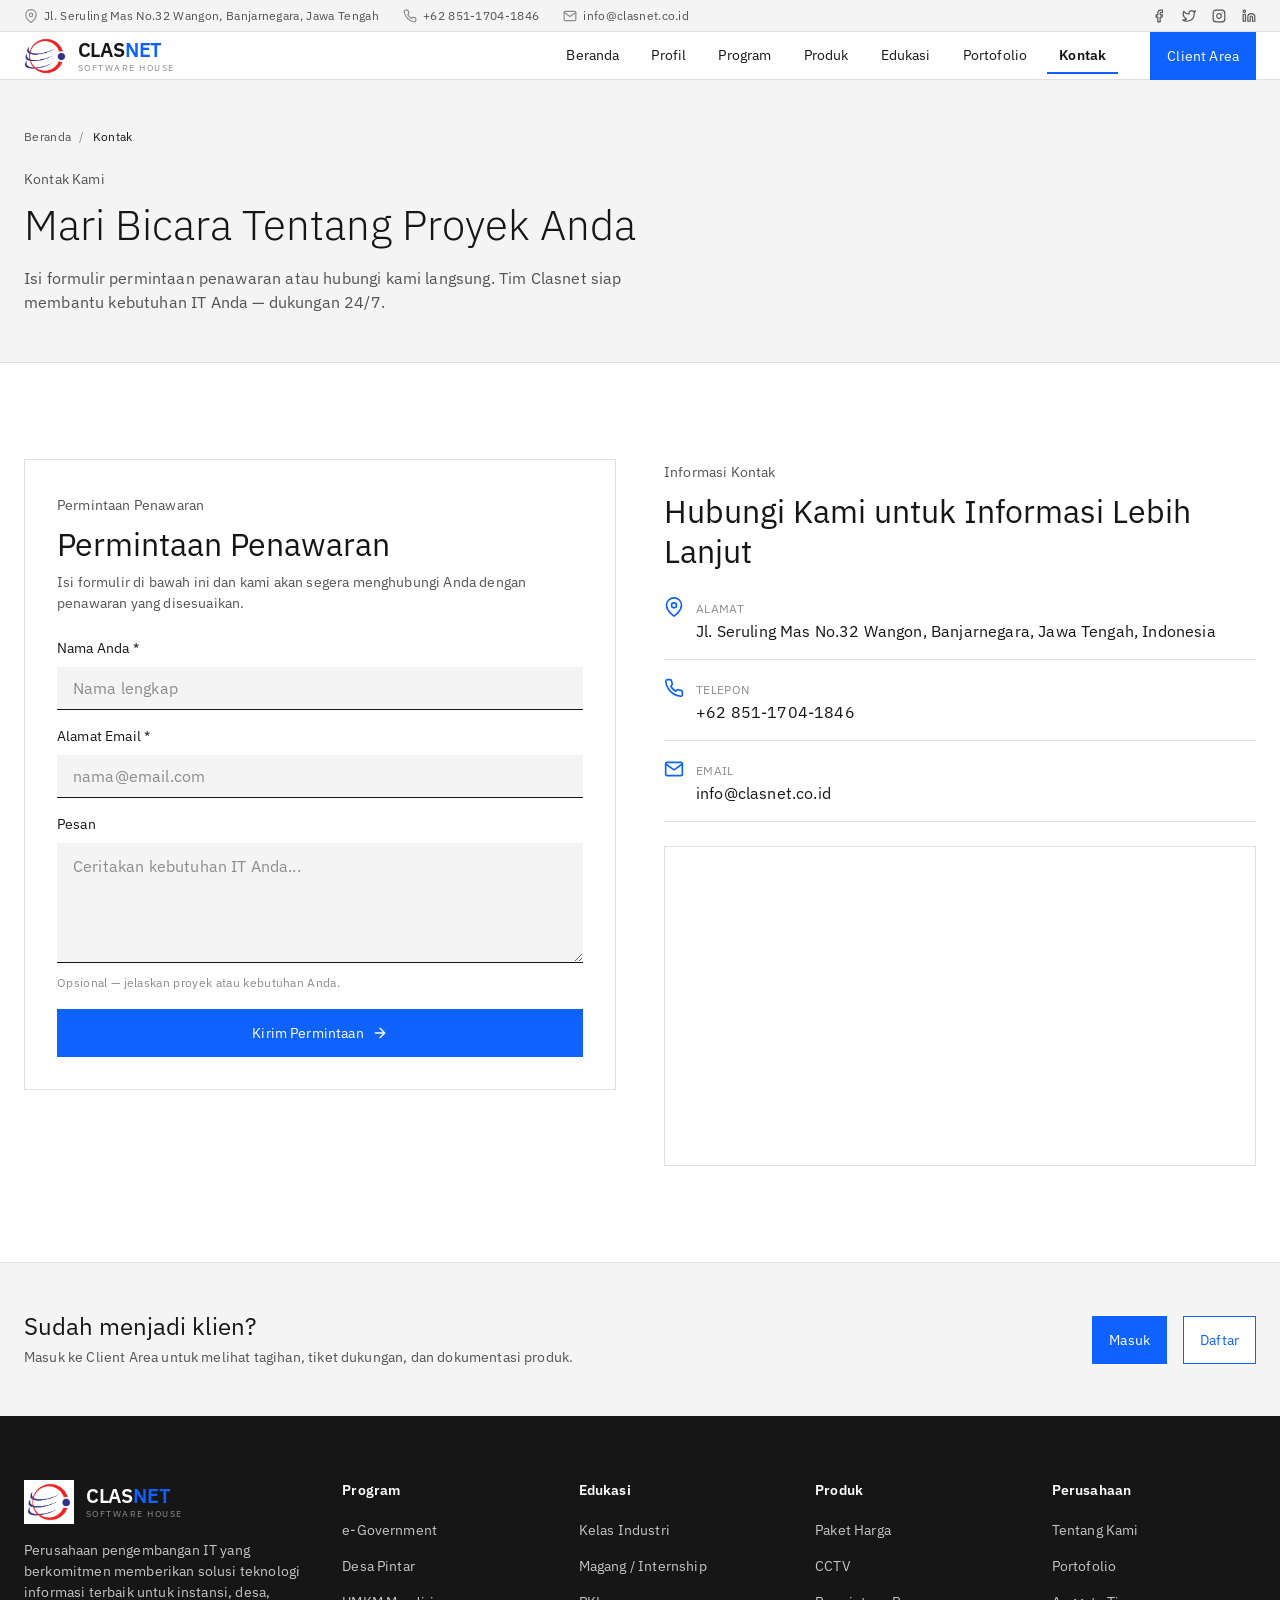
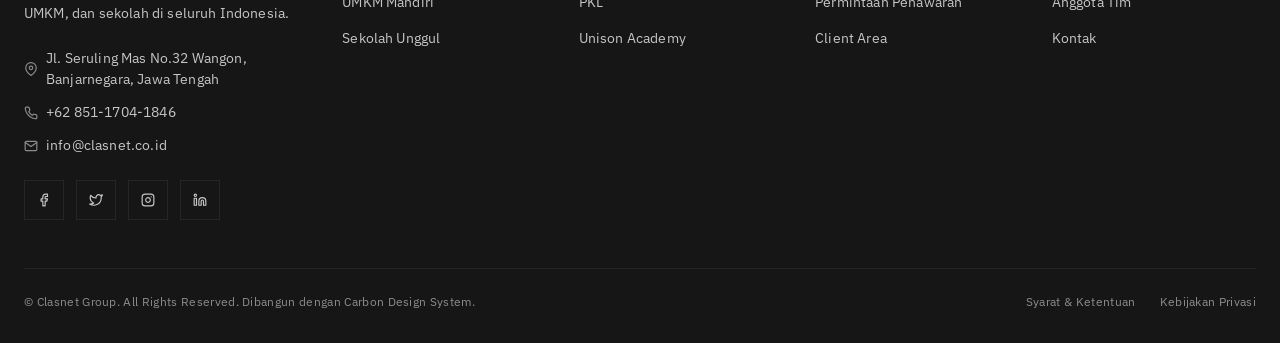
<file: kontak.html>
<!DOCTYPE html>
<html lang="id">
<head>
  <meta charset="UTF-8">
  <meta name="viewport" content="width=device-width, initial-scale=1.0">
  <title>Kontak — Clasnet Group</title>
  <meta name="description" content="Hubungi Clasnet Group — permintaan penawaran, konsultasi IT, alamat Wangon Banjarnegara, telepon +62 851-1704-1846, email info@clasnet.co.id.">
  <meta name="theme-color" content="#0f62fe">
  <link rel="preconnect" href="https://fonts.googleapis.com">
  <link rel="preconnect" href="https://fonts.gstatic.com" crossorigin>
  <link href="https://fonts.googleapis.com/css2?family=IBM+Plex+Sans:wght@300;400;600&display=swap" rel="stylesheet">
  <link rel="stylesheet" href="css/style.css">
  <link rel="icon" href="assets/logo.png" type="image/png">
  <script src="js/content.js"></script>
  <script src="js/layout.js"></script>
</head>
<body data-page="kontak">
  <div id="site-header"></div>
  <script>document.getElementById('site-header').innerHTML = ClasnetLayout.header(document.body.dataset.page);</script>

  <!-- PAGE HERO -->
  <section class="page-hero">
    <div class="container">
      <nav class="breadcrumb" aria-label="Breadcrumb"><a href="index.html">Beranda</a><span class="sep">/</span><span class="current">Kontak</span></nav>
      <span class="eyebrow">Kontak Kami</span>
      <h1 class="display-md">Mari Bicara Tentang Proyek Anda</h1>
      <p class="lead">Isi formulir permintaan penawaran atau hubungi kami langsung. Tim Clasnet siap membantu kebutuhan IT Anda — dukungan 24/7.</p>
    </div>
  </section>

  <!-- KONTAK -->
  <section class="section contact" id="kontak">
    <div class="container">
      <div class="form-card reveal">
        <span class="eyebrow">Permintaan Penawaran</span>
        <h2 class="headline" style="margin:var(--xs) 0;">Permintaan Penawaran</h2>
        <p>Isi formulir di bawah ini dan kami akan segera menghubungi Anda dengan penawaran yang disesuaikan.</p>
        <form id="quoteForm" novalidate>
          <div class="field">
            <label for="name">Nama Anda <span aria-hidden="true">*</span></label>
            <input class="text-input" type="text" id="name" name="name" placeholder="Nama lengkap" required>
            <span class="error-msg">Mohon isi nama Anda.</span>
          </div>
          <div class="field">
            <label for="email">Alamat Email <span aria-hidden="true">*</span></label>
            <input class="text-input" type="email" id="email" name="email" placeholder="nama@email.com" required>
            <span class="error-msg">Mohon isi email yang valid.</span>
          </div>
          <div class="field">
            <label for="message">Pesan</label>
            <textarea class="text-area" id="message" name="message" placeholder="Ceritakan kebutuhan IT Anda..."></textarea>
            <span class="helper">Opsional — jelaskan proyek atau kebutuhan Anda.</span>
          </div>
          <button class="btn btn-primary btn--block" type="submit">Kirim Permintaan
            <svg width="16" height="16" viewBox="0 0 24 24" fill="none" stroke="currentColor" stroke-width="2" stroke-linecap="round" stroke-linejoin="round"><line x1="5" y1="12" x2="19" y2="12"/><polyline points="12 5 19 12 12 19"/></svg>
          </button>
        </form>
      </div>

      <div class="contact-side reveal">
        <div>
          <span class="eyebrow">Informasi Kontak</span>
          <h2 class="headline" style="margin:var(--xs) 0 var(--lg);">Hubungi Kami untuk Informasi Lebih Lanjut</h2>
          <ul class="contact-info-list">
            <li>
              <svg class="ci-icon" viewBox="0 0 24 24" fill="none" stroke="currentColor" stroke-width="2" stroke-linecap="round" stroke-linejoin="round"><path d="M21 10c0 7-9 13-9 13s-9-6-9-13a9 9 0 0 1 18 0z"/><circle cx="12" cy="10" r="3"/></svg>
              <span><span class="ci-label">Alamat</span><br><span class="ci-value">Jl. Seruling Mas No.32 Wangon, Banjarnegara, Jawa Tengah, Indonesia</span></span>
            </li>
            <li>
              <svg class="ci-icon" viewBox="0 0 24 24" fill="none" stroke="currentColor" stroke-width="2" stroke-linecap="round" stroke-linejoin="round"><path d="M22 16.92v3a2 2 0 0 1-2.18 2 19.79 19.79 0 0 1-8.63-3.07 19.5 19.5 0 0 1-6-6 19.79 19.79 0 0 1-3.07-8.67A2 2 0 0 1 4.11 2h3a2 2 0 0 1 2 1.72c.127.96.361 1.903.7 2.81a2 2 0 0 1-.45 2.11L8.09 9.91a16 16 0 0 0 6 6l1.27-1.27a2 2 0 0 1 2.11-.45c.907.339 1.85.573 2.81.7A2 2 0 0 1 22 16.92z"/></svg>
              <span><span class="ci-label">Telepon</span><br><span class="ci-value"><a href="tel:+6285117041846">+62 851-1704-1846</a></span></span>
            </li>
            <li>
              <svg class="ci-icon" viewBox="0 0 24 24" fill="none" stroke="currentColor" stroke-width="2" stroke-linecap="round" stroke-linejoin="round"><path d="M4 4h16c1.1 0 2 .9 2 2v12c0 1.1-.9 2-2 2H4c-1.1 0-2-.9-2-2V6c0-1.1.9-2 2-2z"/><polyline points="22,6 12,13 2,6"/></svg>
              <span><span class="ci-label">Email</span><br><span class="ci-value"><a href="mailto:info@clasnet.co.id">info@clasnet.co.id</a></span></span>
            </li>
          </ul>
        </div>
        <iframe class="map-frame" title="Lokasi Clasnet di Wangon, Banjarnegara"
          src="https://www.google.com/maps?q=Wangon,Banjarnegara,Jawa+Tengah&amp;output=embed"
          loading="lazy" referrerpolicy="no-referrer-when-downgrade"></iframe>
      </div>
    </div>
  </section>

  <!-- CLIENT BAND -->
  <section class="client-band">
    <div class="container">
      <div>
        <h3 class="card-title">Sudah menjadi klien?</h3>
        <p>Masuk ke Client Area untuk melihat tagihan, tiket dukungan, dan dokumentasi produk.</p>
      </div>
      <div class="cta-actions">
        <a class="btn btn-primary" href="https://billing.clasnet.co.id/login" target="_blank" rel="noopener">Masuk</a>
        <a class="btn btn-tertiary" href="https://billing.clasnet.co.id/signup" target="_blank" rel="noopener">Daftar</a>
      </div>
    </div>
  </section>

  <div id="site-footer"></div>
  <script>document.getElementById('site-footer').innerHTML = ClasnetLayout.footer();</script>
  <script src="js/main.js"></script>
</body>
</html>
</file>
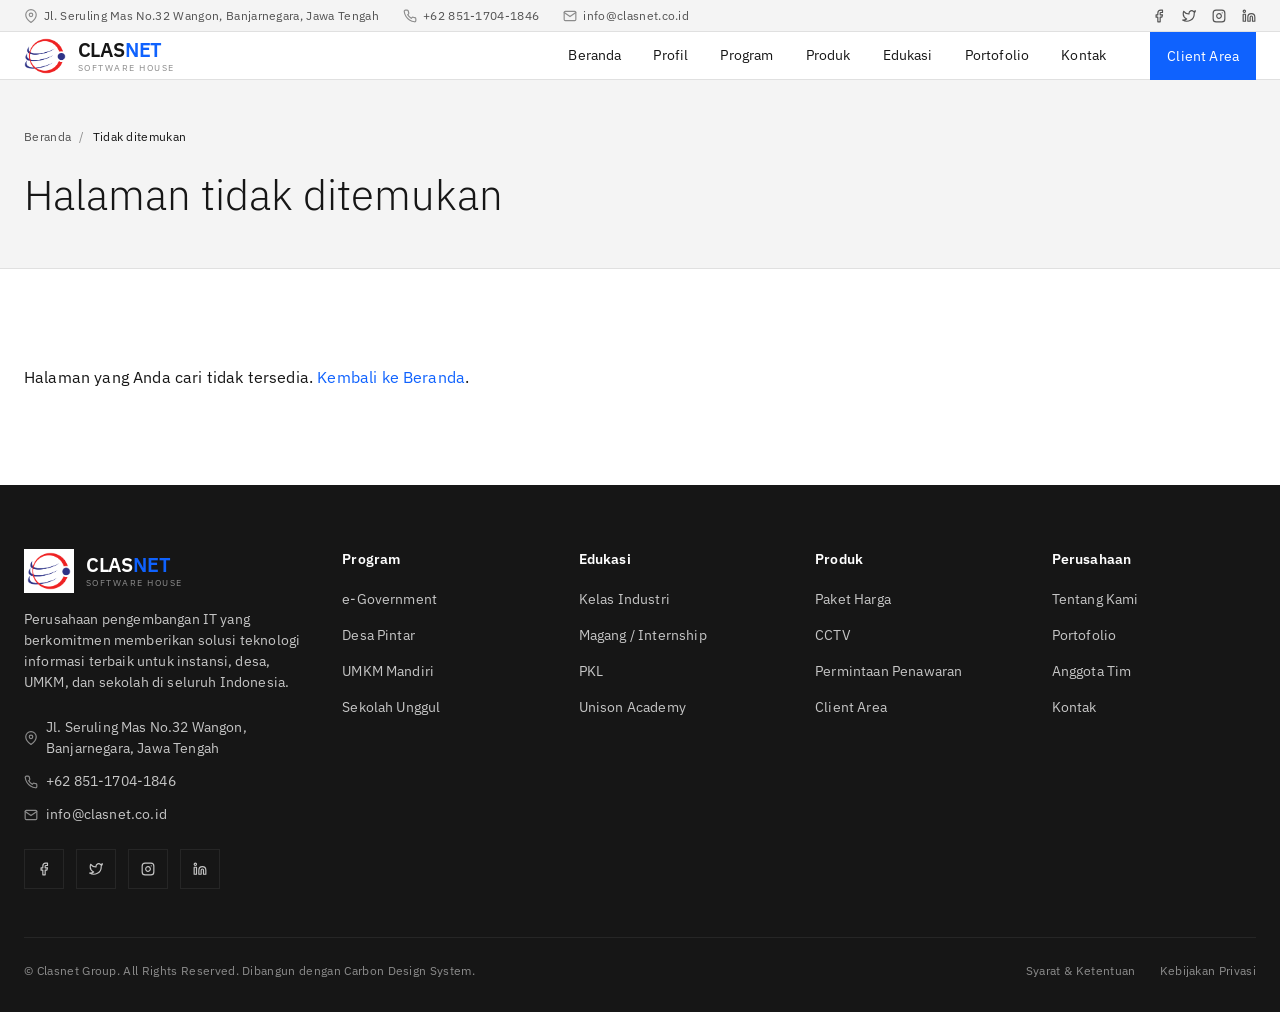
<file: page.html>
<!DOCTYPE html>
<html lang="id">
<head>
  <meta charset="UTF-8">
  <meta name="viewport" content="width=device-width, initial-scale=1.0">
  <title>Halaman — Clasnet Group</title>
  <meta name="description" content="Halaman Clasnet Group.">
  <meta name="theme-color" content="#0f62fe">
  <link rel="preconnect" href="https://fonts.googleapis.com">
  <link rel="preconnect" href="https://fonts.gstatic.com" crossorigin>
  <link href="https://fonts.googleapis.com/css2?family=IBM+Plex+Sans:wght@300;400;600&display=swap" rel="stylesheet">
  <link rel="stylesheet" href="css/style.css">
  <link rel="icon" href="assets/logo.png" type="image/png">
  <script src="js/content.js"></script>
  <script src="js/layout.js"></script>
</head>
<body data-page="">

  <div id="site-header"></div>
  <script>
    var __slug = new URLSearchParams(location.search).get('slug') || '';
    document.body.setAttribute('data-page', __slug);
    document.getElementById('site-header').innerHTML = ClasnetLayout.header(__slug);
  </script>

  <main id="pageRoot">
    <section class="page-hero">
      <div class="container">
        <nav class="breadcrumb" aria-label="Breadcrumb"><a href="index.html">Beranda</a><span class="sep">/</span><span class="current" id="crumbTitle">Halaman</span></nav>
        <h1 class="display-md" id="pageTitle">Memuat…</h1>
        <p class="lead" id="pageLead" hidden></p>
      </div>
    </section>
    <section class="section">
      <div class="container page-body" id="pageBody"></div>
    </section>
  </main>

  <div id="site-footer"></div>
  <script>document.getElementById('site-footer').innerHTML = ClasnetLayout.footer();</script>

  <script src="js/pages.js"></script>
  <script>
    (function () {
      var slug = new URLSearchParams(location.search).get('slug') || '';
      var pages = window.CLASNET_PAGES || [];
      var p = null;
      for (var i = 0; i < pages.length; i++) { if (pages[i].slug === slug) { p = pages[i]; break; } }

      var titleEl = document.getElementById('pageTitle');
      var crumbEl = document.getElementById('crumbTitle');
      var bodyEl = document.getElementById('pageBody');

      if (!p) {
        document.title = 'Halaman tidak ditemukan — Clasnet Group';
        titleEl.textContent = 'Halaman tidak ditemukan';
        crumbEl.textContent = 'Tidak ditemukan';
        bodyEl.innerHTML = '<p class="lead">Halaman yang Anda cari tidak tersedia. <a href="index.html">Kembali ke Beranda</a>.</p>';
        return;
      }
      document.title = (p.title || 'Halaman') + ' — Clasnet Group';
      var md = document.querySelector('meta[name="description"]');
      if (md && p.metaDescription) md.setAttribute('content', p.metaDescription);
      titleEl.textContent = p.title || 'Halaman';
      crumbEl.textContent = p.navLabel || p.title || 'Halaman';
      bodyEl.innerHTML = p.bodyHtml || '<p class="lead">Konten halaman ini belum diisi. Sunting lewat Dasbor CMS.</p>';
    })();
  </script>
</body>
</html>
</file>
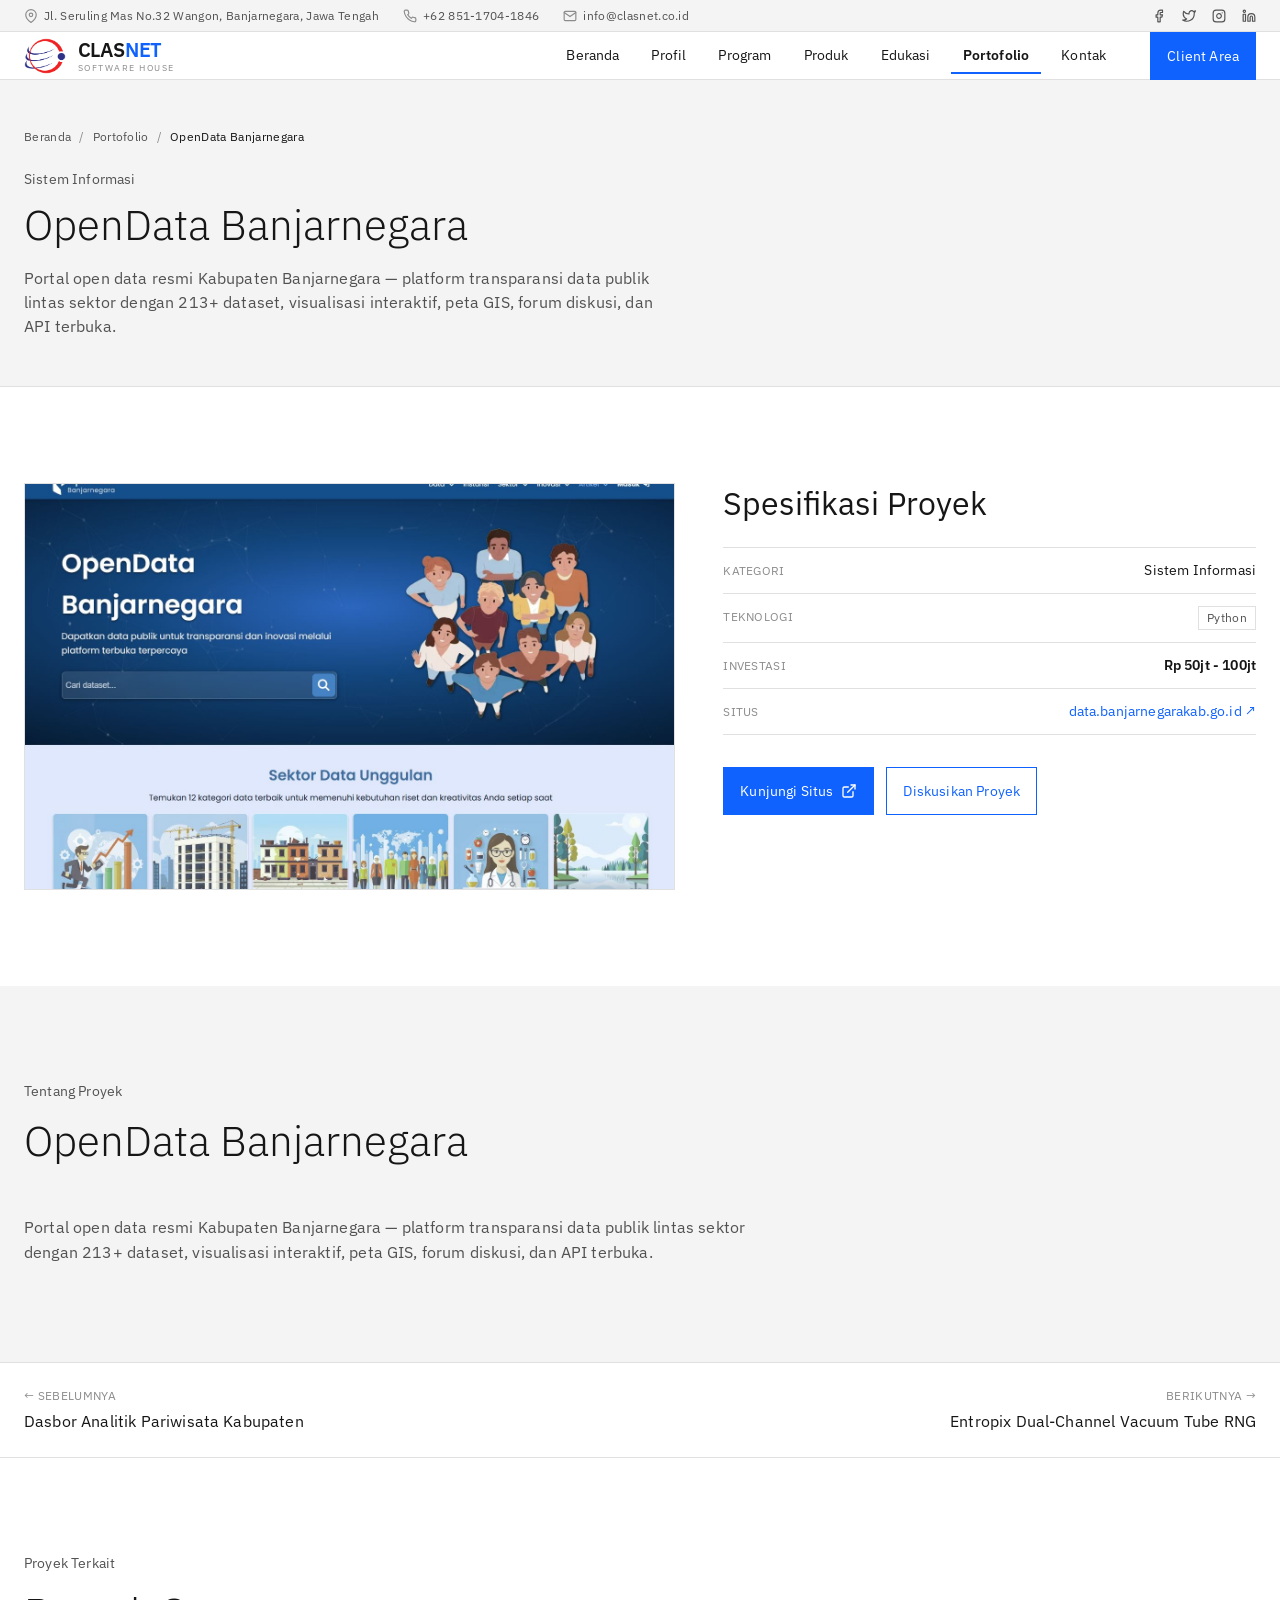
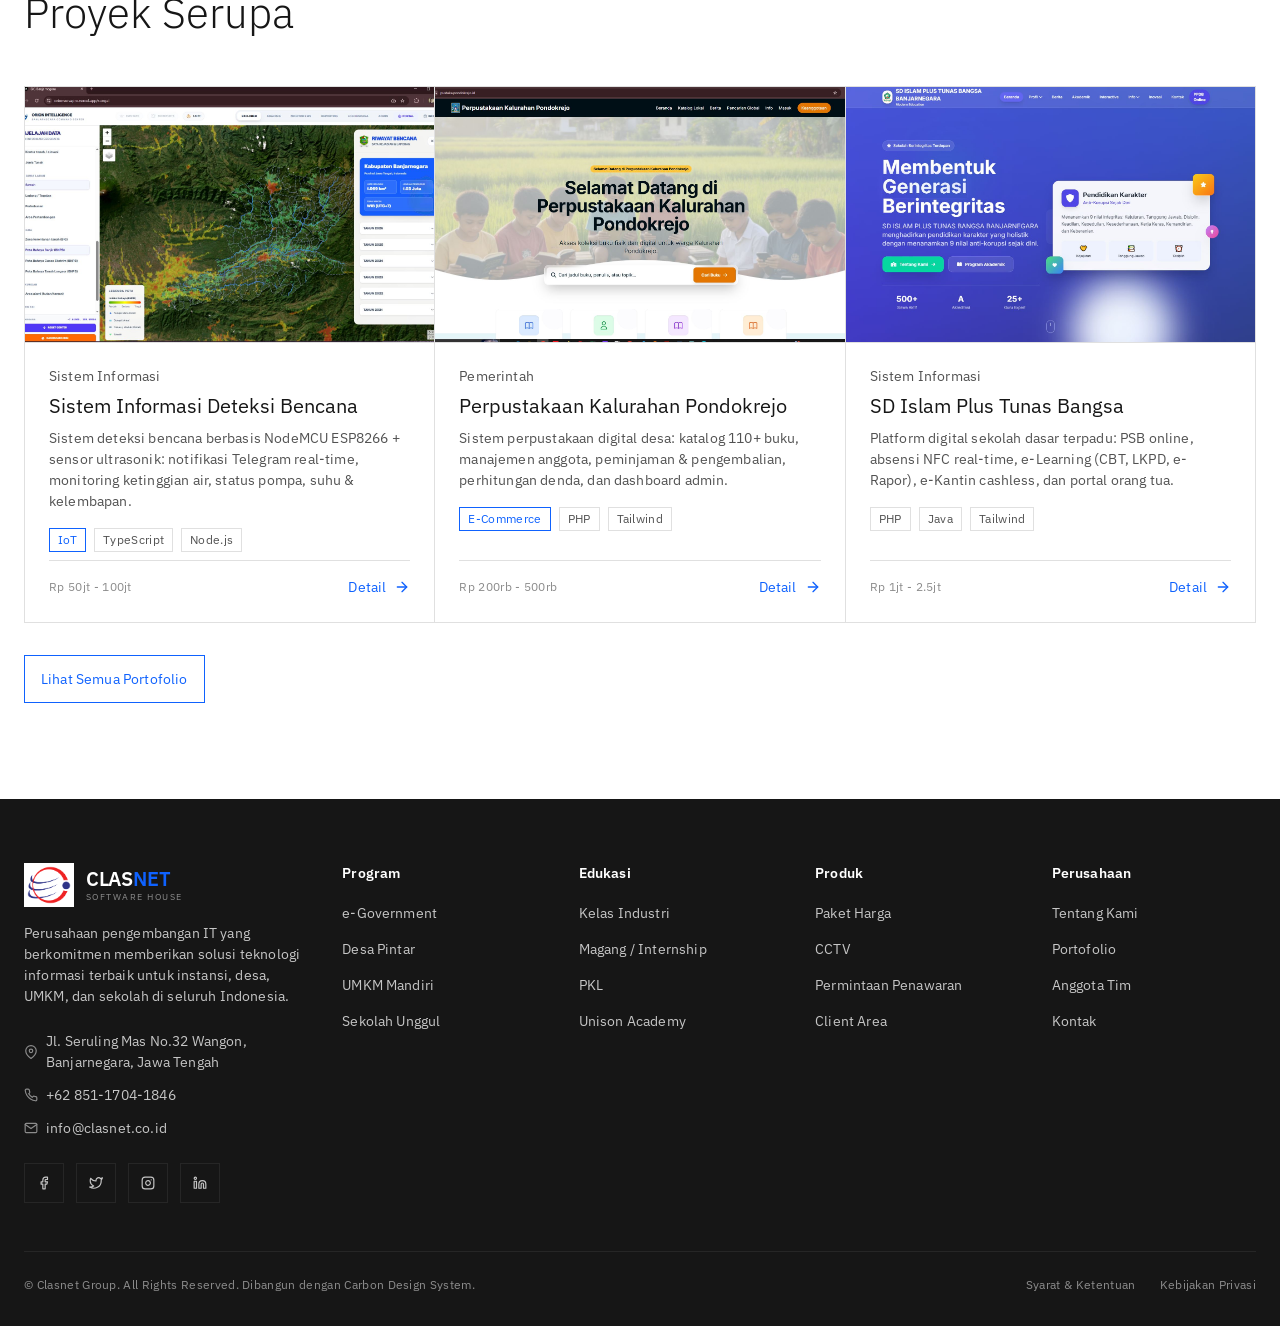
<file: portofolio-detail.html>
<!DOCTYPE html>
<html lang="id">
<head>
  <meta charset="UTF-8">
  <meta name="viewport" content="width=device-width, initial-scale=1.0">
  <title>Detail Proyek — Clasnet Group</title>
  <meta name="description" content="Detail proyek portofolio Clasnet Group: spesifikasi, teknologi, dan tautan situs.">
  <meta name="theme-color" content="#0f62fe">
  <link rel="preconnect" href="https://fonts.googleapis.com">
  <link rel="preconnect" href="https://fonts.gstatic.com" crossorigin>
  <link href="https://fonts.googleapis.com/css2?family=IBM+Plex+Sans:wght@300;400;600&display=swap" rel="stylesheet">
  <link rel="stylesheet" href="css/style.css">
  <link rel="icon" href="assets/logo.png" type="image/png">
  <script src="js/content.js"></script>
  <script src="js/layout.js"></script>
</head>
<body data-page="portofolio">

  <div id="site-header"></div>
  <script>document.getElementById('site-header').innerHTML = ClasnetLayout.header('portofolio');</script>

  <main id="detailRoot">
    <section class="page-hero">
      <div class="container">
        <nav class="breadcrumb" aria-label="Breadcrumb"><a href="index.html">Beranda</a><span class="sep">/</span><a href="portofolio.html">Portofolio</a></nav>
        <p class="lead">Memuat detail proyek…</p>
      </div>
    </section>
  </main>

  <div id="site-footer"></div>
  <script>document.getElementById('site-footer').innerHTML = ClasnetLayout.footer();</script>

  <script src="js/portfolio-data.js"></script>
  <script src="js/main.js"></script>
</body>
</html>
</file>
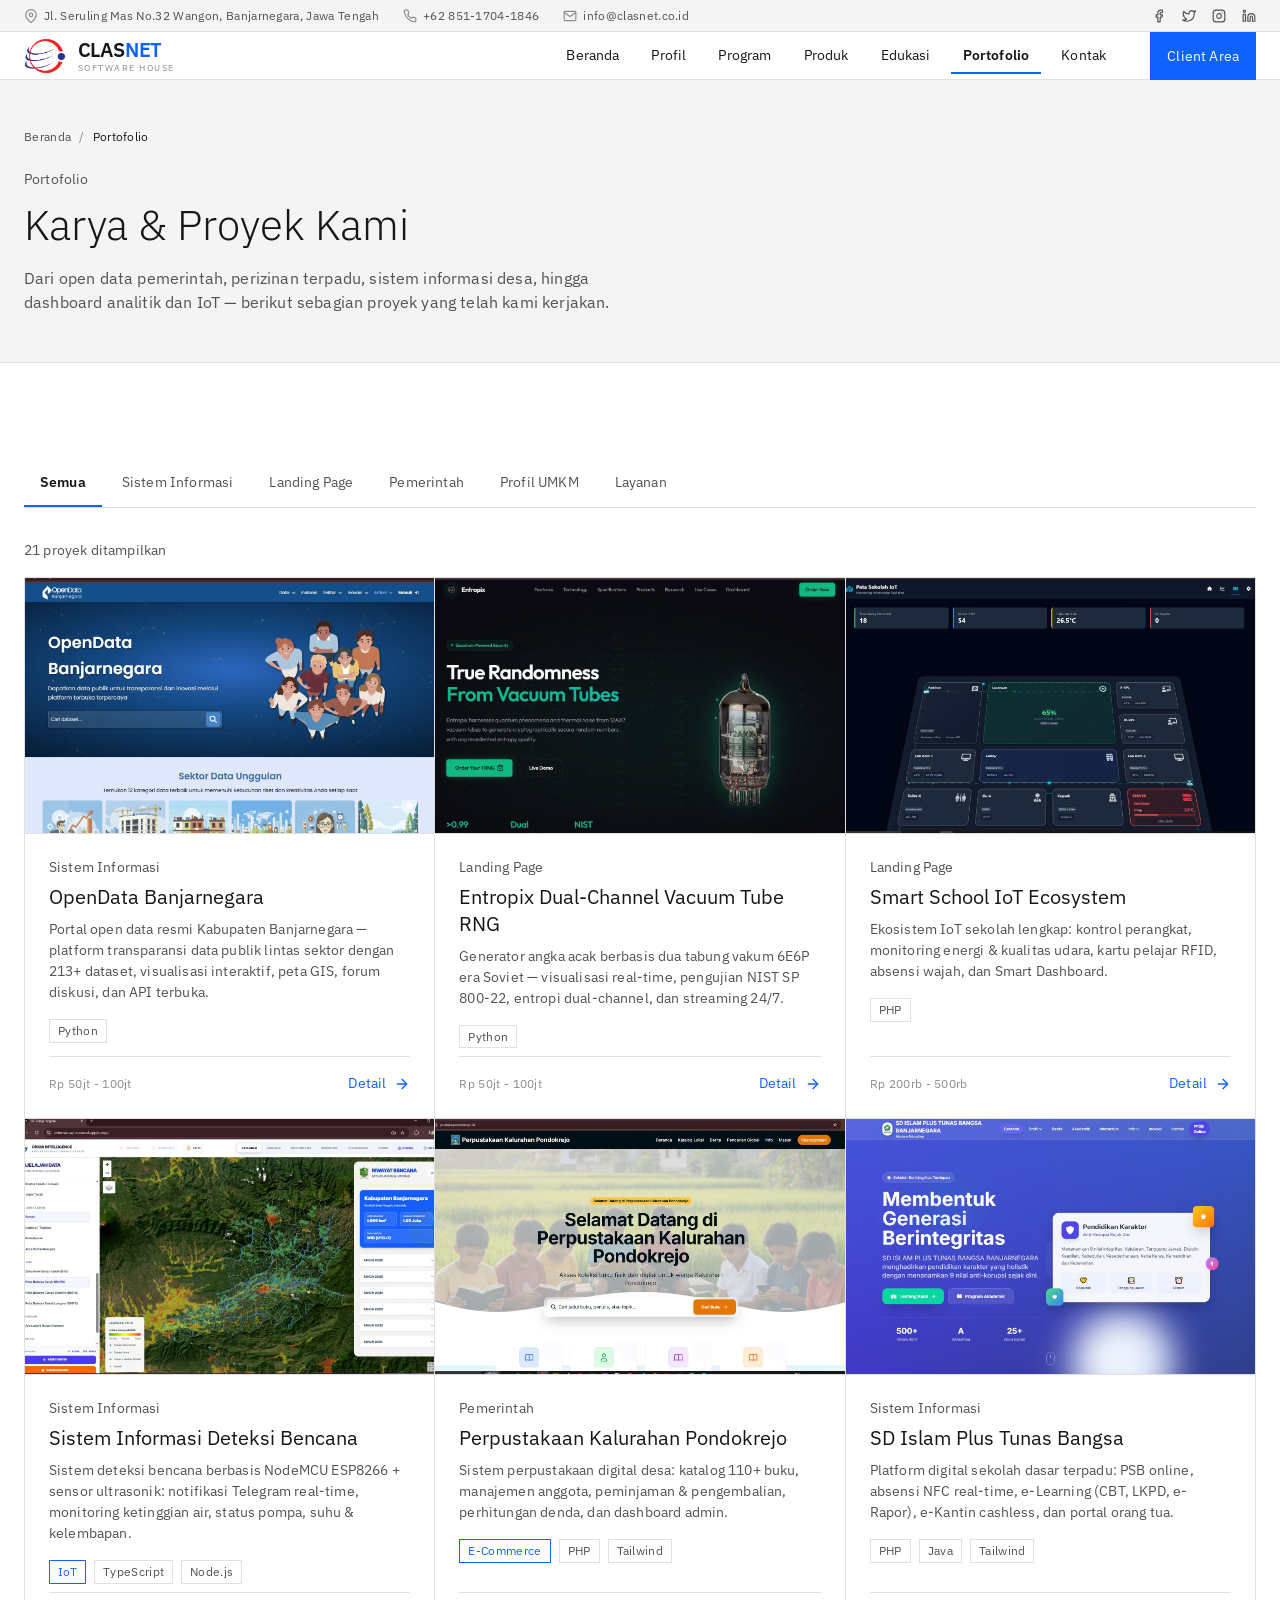
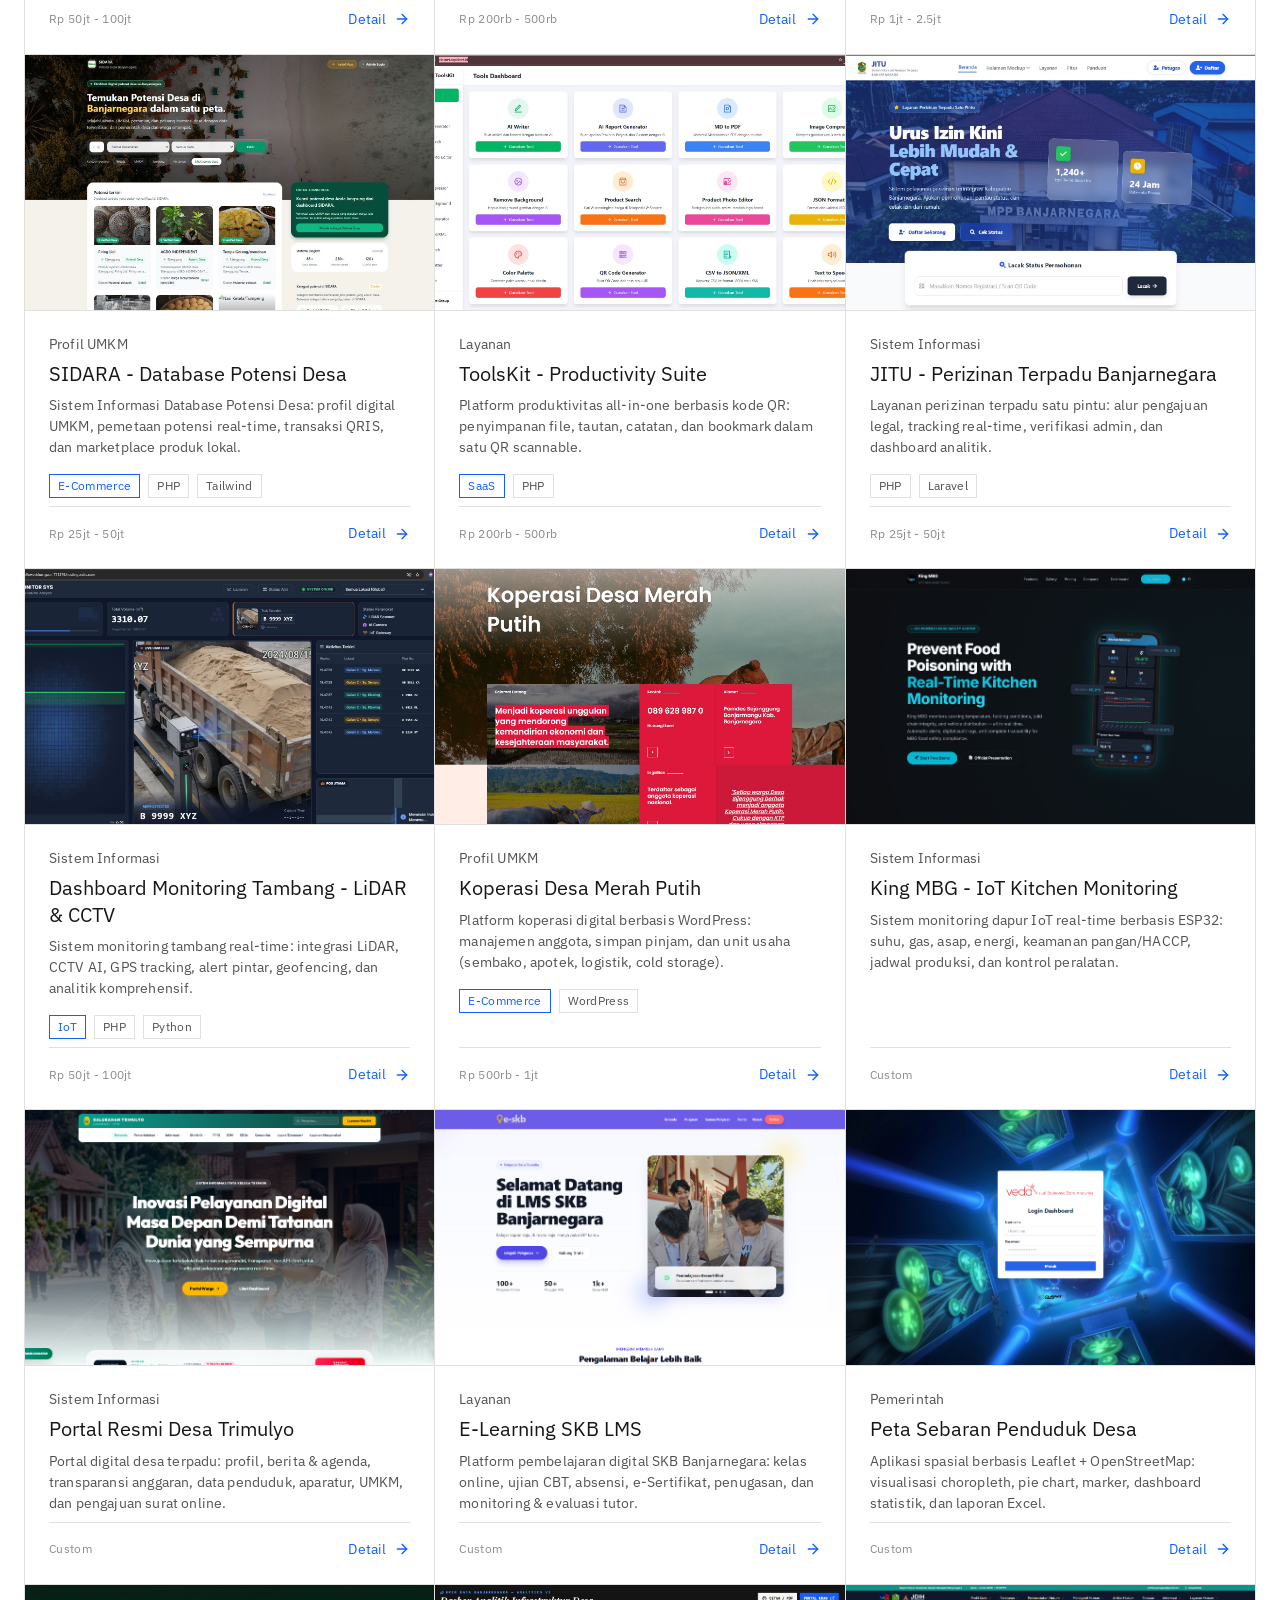
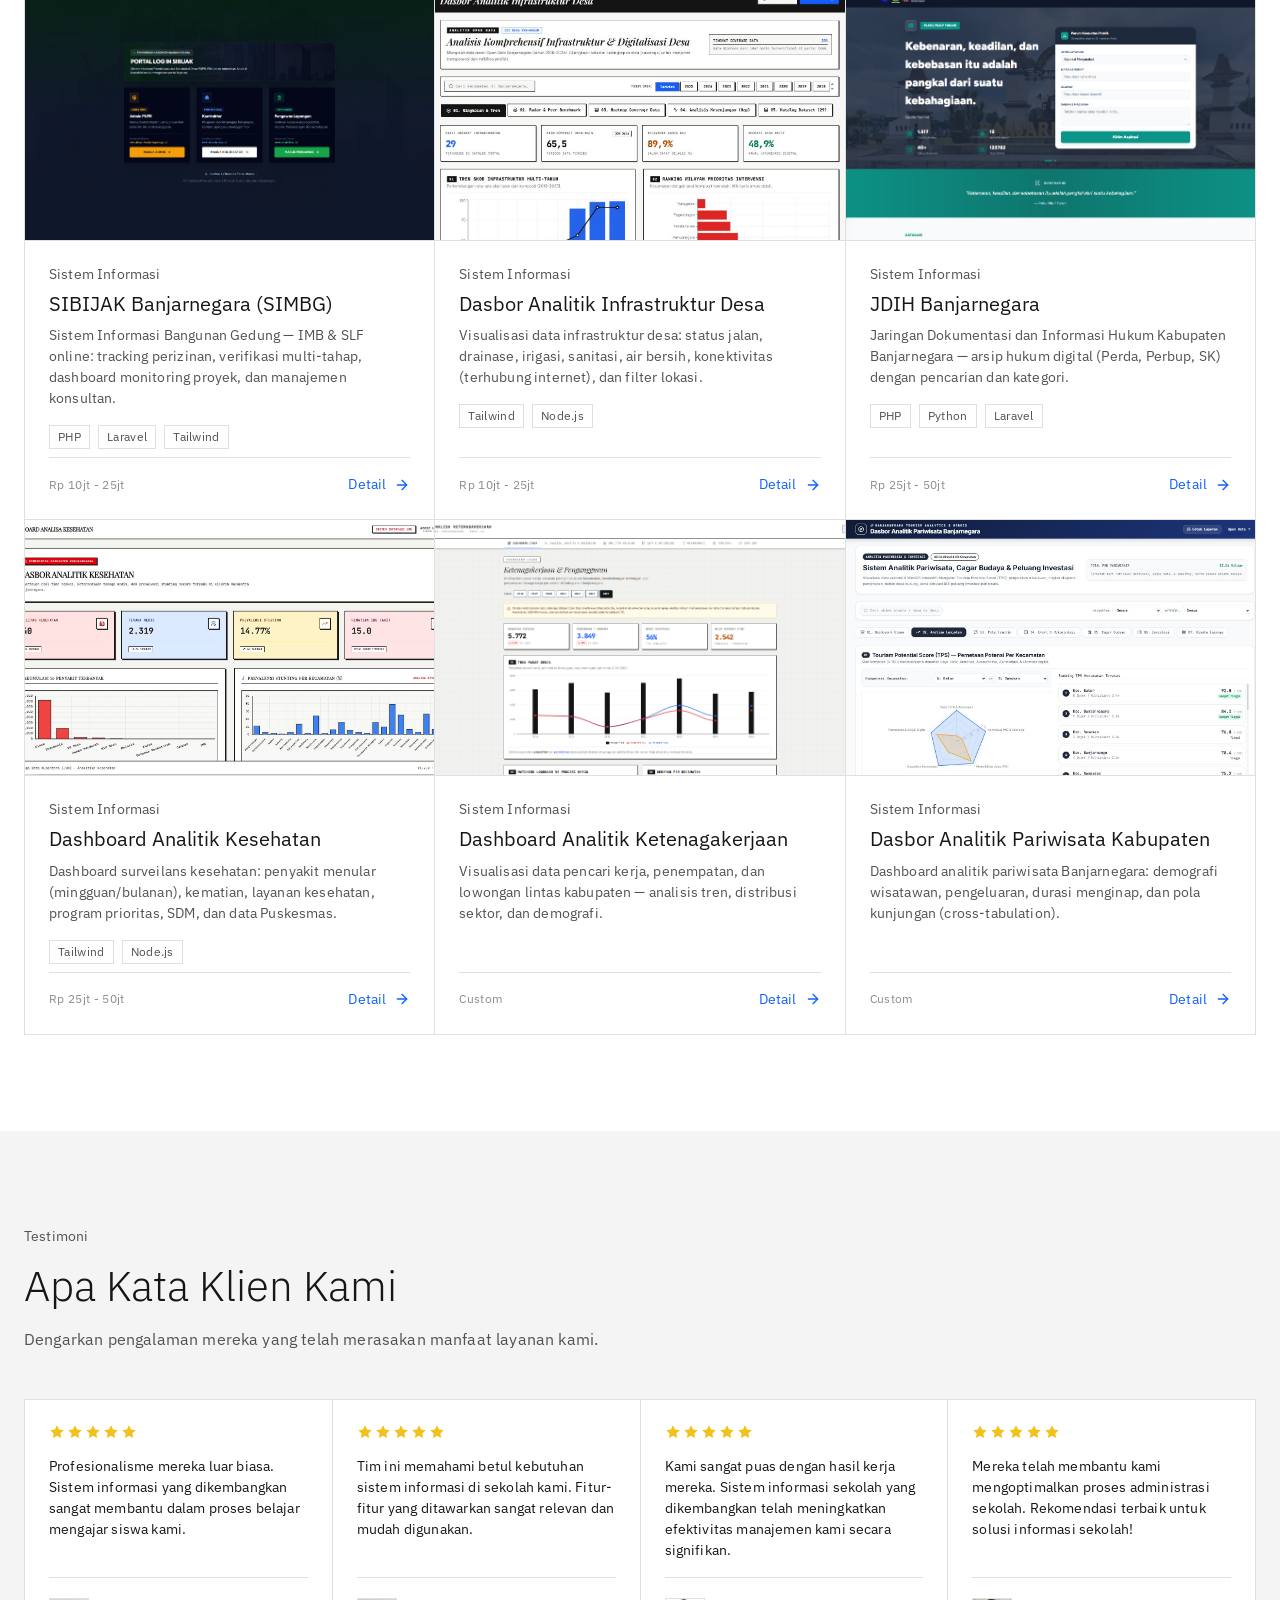
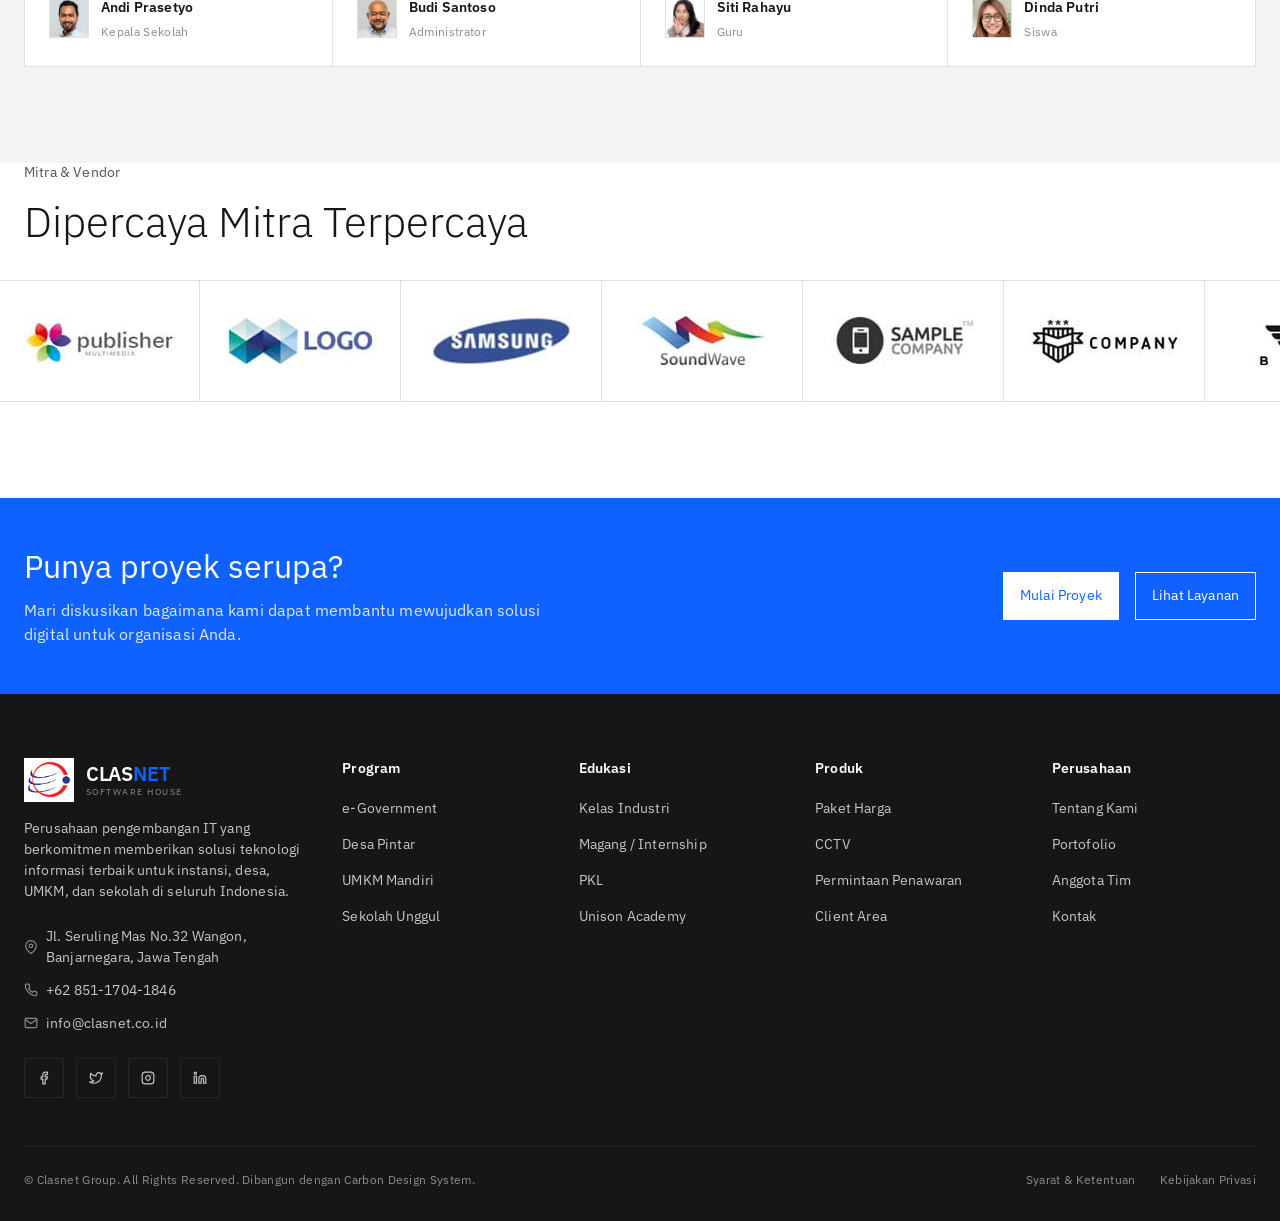
<file: portofolio.html>
<!DOCTYPE html>
<html lang="id">
<head>
  <meta charset="UTF-8">
  <meta name="viewport" content="width=device-width, initial-scale=1.0">
  <title>Portofolio — Clasnet Group</title>
  <meta name="description" content="Portofolio Clasnet Group: 21+ proyek sistem informasi, e-government, dashboard analitik, IoT, dan platform desa/UMKM/sekolah.">
  <meta name="theme-color" content="#0f62fe">
  <link rel="preconnect" href="https://fonts.googleapis.com">
  <link rel="preconnect" href="https://fonts.gstatic.com" crossorigin>
  <link href="https://fonts.googleapis.com/css2?family=IBM+Plex+Sans:wght@300;400;600&display=swap" rel="stylesheet">
  <link rel="stylesheet" href="css/style.css">
  <link rel="icon" href="assets/logo.png" type="image/png">
  <script src="js/content.js"></script>
  <script src="js/layout.js"></script>
</head>
<body data-page="portofolio">
  <div id="site-header"></div>
  <script>document.getElementById('site-header').innerHTML = ClasnetLayout.header(document.body.dataset.page);</script>

  <!-- PAGE HERO -->
  <section class="page-hero">
    <div class="container">
      <nav class="breadcrumb" aria-label="Breadcrumb"><a href="index.html">Beranda</a><span class="sep">/</span><span class="current">Portofolio</span></nav>
      <span class="eyebrow">Portofolio</span>
      <h1 class="display-md">Karya &amp; Proyek Kami</h1>
      <p class="lead">Dari open data pemerintah, perizinan terpadu, sistem informasi desa, hingga dashboard analitik dan IoT — berikut sebagian proyek yang telah kami kerjakan.</p>
    </div>
  </section>

  <!-- PORTOFOLIO GRID -->
  <section class="section" id="portofolio">
    <div class="container">
      <div class="filter-bar" id="portfolioFilter" role="group" aria-label="Filter kategori portofolio"></div>
      <p class="portfolio-count" id="portfolioCount">Memuat proyek…</p>
      <div class="portfolio-grid" id="portfolioGrid"></div>
    </div>
  </section>

  <!-- TESTIMONI -->
  <section class="section section--surface">
    <div class="container">
      <div class="section-head reveal">
        <span class="eyebrow">Testimoni</span>
        <h2 class="display-md">Apa Kata Klien Kami</h2>
        <p>Dengarkan pengalaman mereka yang telah merasakan manfaat layanan kami.</p>
      </div>
      <div class="testi-grid reveal">
        <article class="resource-tile">
          <div class="stars" aria-label="5 bintang"><svg width="16" height="16" viewBox="0 0 24 24" fill="currentColor"><polygon points="12 2 15.09 8.26 22 9.27 17 14.14 18.18 21.02 12 17.77 5.82 21.02 7 14.14 2 9.27 8.91 8.26 12 2"/></svg><svg width="16" height="16" viewBox="0 0 24 24" fill="currentColor"><polygon points="12 2 15.09 8.26 22 9.27 17 14.14 18.18 21.02 12 17.77 5.82 21.02 7 14.14 2 9.27 8.91 8.26 12 2"/></svg><svg width="16" height="16" viewBox="0 0 24 24" fill="currentColor"><polygon points="12 2 15.09 8.26 22 9.27 17 14.14 18.18 21.02 12 17.77 5.82 21.02 7 14.14 2 9.27 8.91 8.26 12 2"/></svg><svg width="16" height="16" viewBox="0 0 24 24" fill="currentColor"><polygon points="12 2 15.09 8.26 22 9.27 17 14.14 18.18 21.02 12 17.77 5.82 21.02 7 14.14 2 9.27 8.91 8.26 12 2"/></svg><svg width="16" height="16" viewBox="0 0 24 24" fill="currentColor"><polygon points="12 2 15.09 8.26 22 9.27 17 14.14 18.18 21.02 12 17.77 5.82 21.02 7 14.14 2 9.27 8.91 8.26 12 2"/></svg></div>
          <blockquote>Profesionalisme mereka luar biasa. Sistem informasi yang dikembangkan sangat membantu dalam proses belajar mengajar siswa kami.</blockquote>
          <div class="testi-author"><span class="avatar"><img src="assets/img/testimonial-1.jpg" alt="Andi Prasetyo"></span><span><span class="name">Andi Prasetyo</span><br><span class="role">Kepala Sekolah</span></span></div>
        </article>
        <article class="resource-tile">
          <div class="stars" aria-label="5 bintang"><svg width="16" height="16" viewBox="0 0 24 24" fill="currentColor"><polygon points="12 2 15.09 8.26 22 9.27 17 14.14 18.18 21.02 12 17.77 5.82 21.02 7 14.14 2 9.27 8.91 8.26 12 2"/></svg><svg width="16" height="16" viewBox="0 0 24 24" fill="currentColor"><polygon points="12 2 15.09 8.26 22 9.27 17 14.14 18.18 21.02 12 17.77 5.82 21.02 7 14.14 2 9.27 8.91 8.26 12 2"/></svg><svg width="16" height="16" viewBox="0 0 24 24" fill="currentColor"><polygon points="12 2 15.09 8.26 22 9.27 17 14.14 18.18 21.02 12 17.77 5.82 21.02 7 14.14 2 9.27 8.91 8.26 12 2"/></svg><svg width="16" height="16" viewBox="0 0 24 24" fill="currentColor"><polygon points="12 2 15.09 8.26 22 9.27 17 14.14 18.18 21.02 12 17.77 5.82 21.02 7 14.14 2 9.27 8.91 8.26 12 2"/></svg><svg width="16" height="16" viewBox="0 0 24 24" fill="currentColor"><polygon points="12 2 15.09 8.26 22 9.27 17 14.14 18.18 21.02 12 17.77 5.82 21.02 7 14.14 2 9.27 8.91 8.26 12 2"/></svg></div>
          <blockquote>Tim ini memahami betul kebutuhan sistem informasi di sekolah kami. Fitur-fitur yang ditawarkan sangat relevan dan mudah digunakan.</blockquote>
          <div class="testi-author"><span class="avatar"><img src="assets/img/testimonial-2.jpg" alt="Budi Santoso"></span><span><span class="name">Budi Santoso</span><br><span class="role">Administrator</span></span></div>
        </article>
        <article class="resource-tile">
          <div class="stars" aria-label="5 bintang"><svg width="16" height="16" viewBox="0 0 24 24" fill="currentColor"><polygon points="12 2 15.09 8.26 22 9.27 17 14.14 18.18 21.02 12 17.77 5.82 21.02 7 14.14 2 9.27 8.91 8.26 12 2"/></svg><svg width="16" height="16" viewBox="0 0 24 24" fill="currentColor"><polygon points="12 2 15.09 8.26 22 9.27 17 14.14 18.18 21.02 12 17.77 5.82 21.02 7 14.14 2 9.27 8.91 8.26 12 2"/></svg><svg width="16" height="16" viewBox="0 0 24 24" fill="currentColor"><polygon points="12 2 15.09 8.26 22 9.27 17 14.14 18.18 21.02 12 17.77 5.82 21.02 7 14.14 2 9.27 8.91 8.26 12 2"/></svg><svg width="16" height="16" viewBox="0 0 24 24" fill="currentColor"><polygon points="12 2 15.09 8.26 22 9.27 17 14.14 18.18 21.02 12 17.77 5.82 21.02 7 14.14 2 9.27 8.91 8.26 12 2"/></svg><svg width="16" height="16" viewBox="0 0 24 24" fill="currentColor"><polygon points="12 2 15.09 8.26 22 9.27 17 14.14 18.18 21.02 12 17.77 5.82 21.02 7 14.14 2 9.27 8.91 8.26 12 2"/></svg></div>
          <blockquote>Kami sangat puas dengan hasil kerja mereka. Sistem informasi sekolah yang dikembangkan telah meningkatkan efektivitas manajemen kami secara signifikan.</blockquote>
          <div class="testi-author"><span class="avatar"><img src="assets/img/testimonial-3.jpg" alt="Siti Rahayu"></span><span><span class="name">Siti Rahayu</span><br><span class="role">Guru</span></span></div>
        </article>
        <article class="resource-tile">
          <div class="stars" aria-label="5 bintang"><svg width="16" height="16" viewBox="0 0 24 24" fill="currentColor"><polygon points="12 2 15.09 8.26 22 9.27 17 14.14 18.18 21.02 12 17.77 5.82 21.02 7 14.14 2 9.27 8.91 8.26 12 2"/></svg><svg width="16" height="16" viewBox="0 0 24 24" fill="currentColor"><polygon points="12 2 15.09 8.26 22 9.27 17 14.14 18.18 21.02 12 17.77 5.82 21.02 7 14.14 2 9.27 8.91 8.26 12 2"/></svg><svg width="16" height="16" viewBox="0 0 24 24" fill="currentColor"><polygon points="12 2 15.09 8.26 22 9.27 17 14.14 18.18 21.02 12 17.77 5.82 21.02 7 14.14 2 9.27 8.91 8.26 12 2"/></svg><svg width="16" height="16" viewBox="0 0 24 24" fill="currentColor"><polygon points="12 2 15.09 8.26 22 9.27 17 14.14 18.18 21.02 12 17.77 5.82 21.02 7 14.14 2 9.27 8.91 8.26 12 2"/></svg><svg width="16" height="16" viewBox="0 0 24 24" fill="currentColor"><polygon points="12 2 15.09 8.26 22 9.27 17 14.14 18.18 21.02 12 17.77 5.82 21.02 7 14.14 2 9.27 8.91 8.26 12 2"/></svg></div>
          <blockquote>Mereka telah membantu kami mengoptimalkan proses administrasi sekolah. Rekomendasi terbaik untuk solusi informasi sekolah!</blockquote>
          <div class="testi-author"><span class="avatar"><img src="assets/img/testimonial-4.jpg" alt="Dinda Putri"></span><span><span class="name">Dinda Putri</span><br><span class="role">Siswa</span></span></div>
        </article>
      </div>
    </div>
  </section>

  <!-- VENDOR MARQUEE -->
  <section class="section" style="padding-top:0;">
    <div class="container">
      <div class="section-head reveal" style="margin-bottom:var(--xl);">
        <span class="eyebrow">Mitra &amp; Vendor</span>
        <h2 class="display-md">Dipercaya Mitra Terpercaya</h2>
      </div>
    </div>
    <div class="marquee reveal">
      <div class="marquee-track" id="marqueeTrack">
        <div class="customer-logo-tile"><img src="assets/img/vendor-1.jpg" alt="Vendor 1"></div>
        <div class="customer-logo-tile"><img src="assets/img/vendor-2.jpg" alt="Vendor 2"></div>
        <div class="customer-logo-tile"><img src="assets/img/vendor-3.jpg" alt="Vendor 3"></div>
        <div class="customer-logo-tile"><img src="assets/img/vendor-4.jpg" alt="Vendor 4"></div>
        <div class="customer-logo-tile"><img src="assets/img/vendor-5.jpg" alt="Vendor 5"></div>
        <div class="customer-logo-tile"><img src="assets/img/vendor-6.jpg" alt="Vendor 6"></div>
        <div class="customer-logo-tile"><img src="assets/img/vendor-7.jpg" alt="Vendor 7"></div>
        <div class="customer-logo-tile"><img src="assets/img/vendor-8.jpg" alt="Vendor 8"></div>
        <div class="customer-logo-tile"><img src="assets/img/vendor-9.jpg" alt="Vendor 9"></div>
      </div>
    </div>
  </section>

  <!-- CTA BANNER -->
  <section class="cta-banner">
    <div class="container">
      <div><h2 class="headline">Punya proyek serupa?</h2><p>Mari diskusikan bagaimana kami dapat membantu mewujudkan solusi digital untuk organisasi Anda.</p></div>
      <div class="cta-actions">
        <a class="btn btn--inverse" href="kontak.html">Mulai Proyek</a>
        <a class="btn btn--outline-inverse" href="produk.html">Lihat Layanan</a>
      </div>
    </div>
  </section>

  <div id="site-footer"></div>
  <script>document.getElementById('site-footer').innerHTML = ClasnetLayout.footer();</script>
  <script src="js/portfolio-data.js"></script>
  <script src="js/main.js"></script>
</body>
</html>
</file>
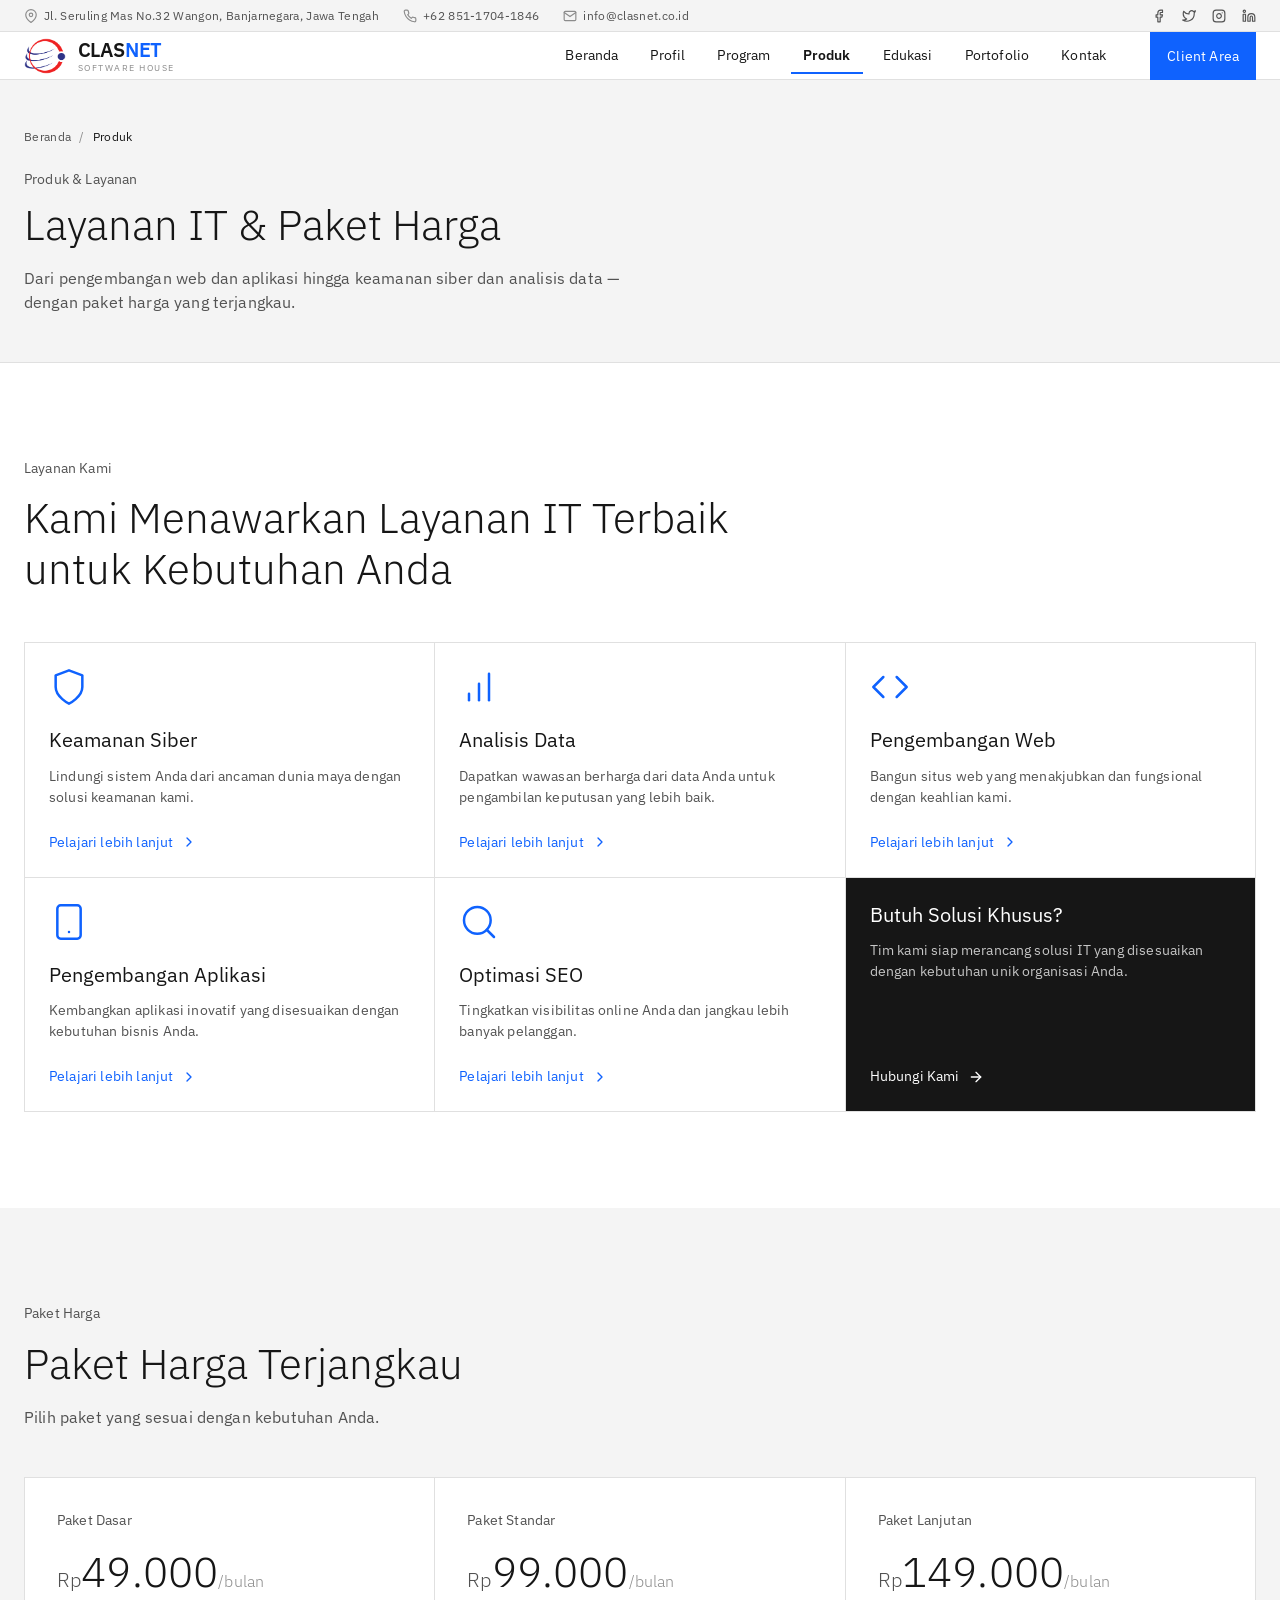
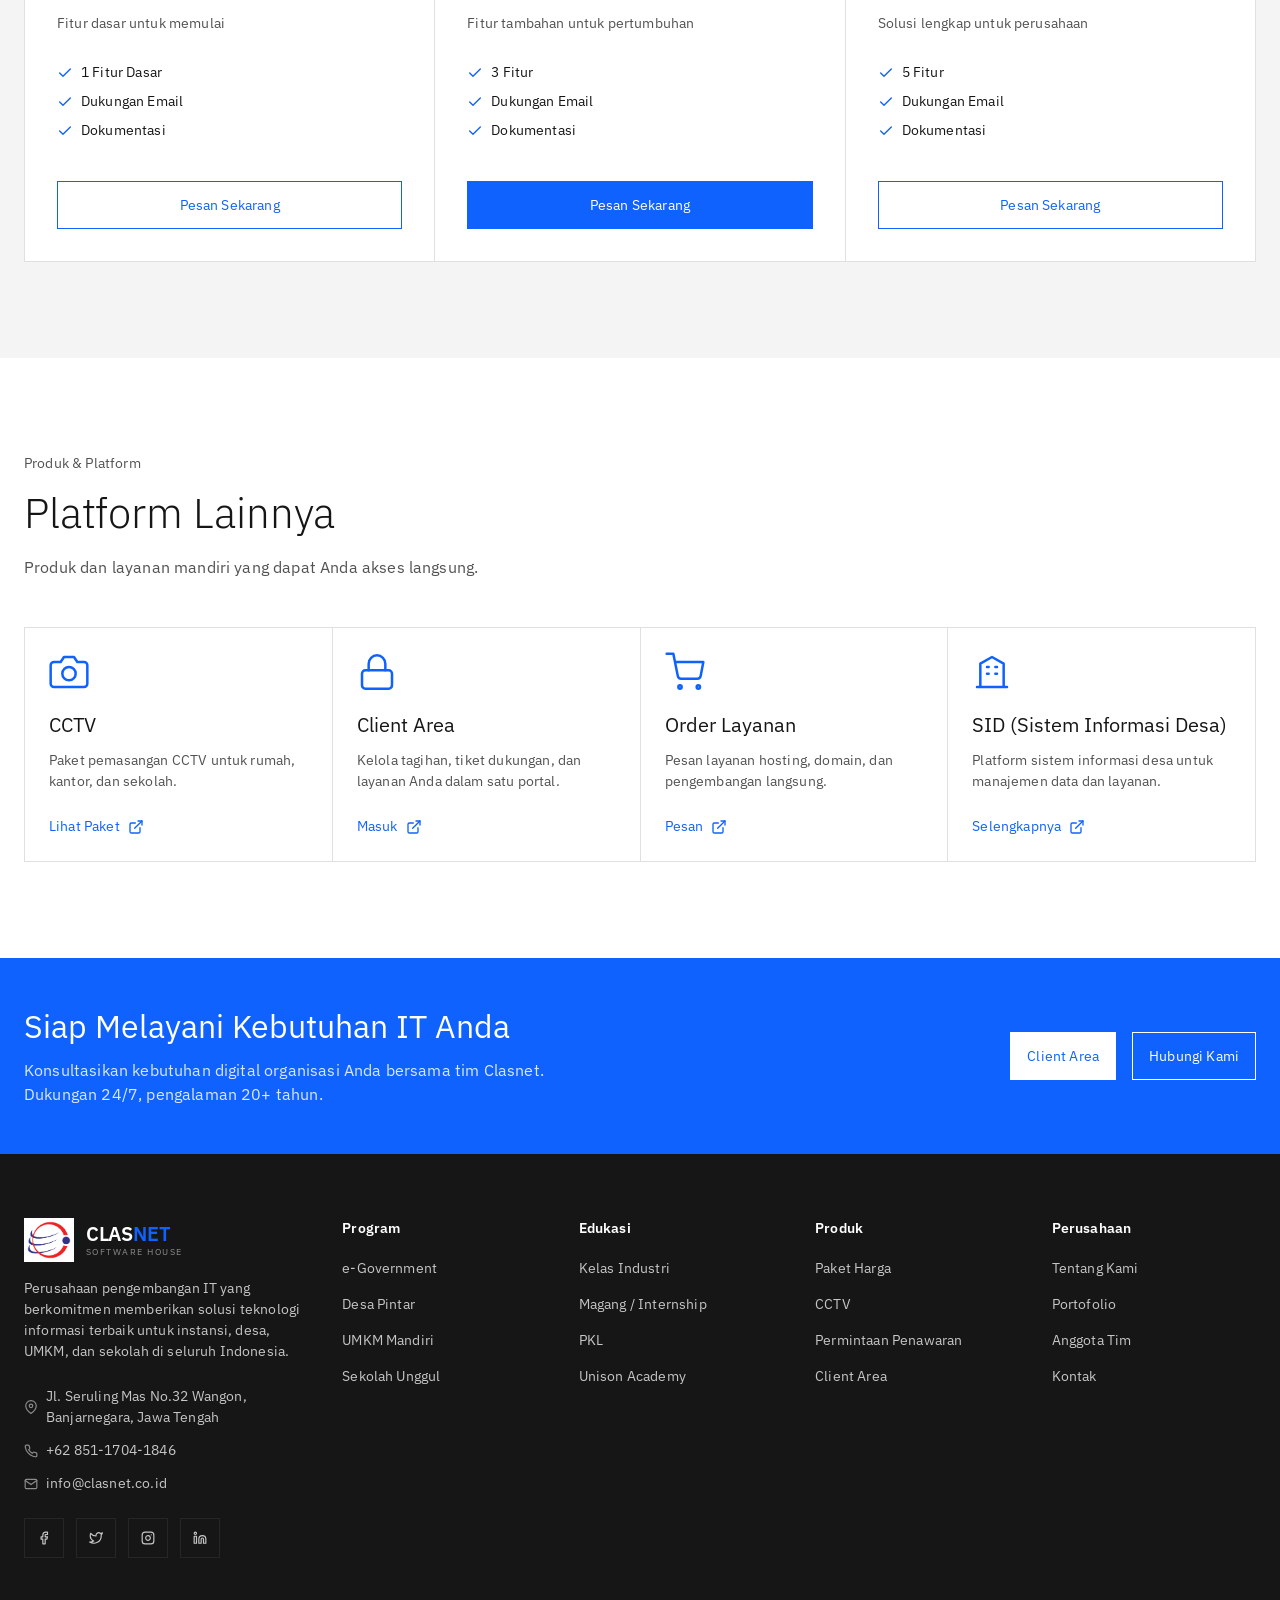
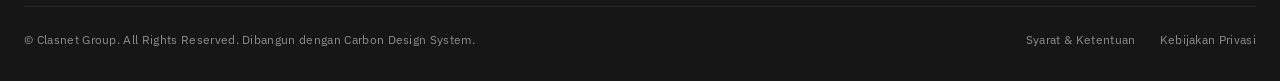
<file: produk.html>
<!DOCTYPE html>
<html lang="id">
<head>
  <meta charset="UTF-8">
  <meta name="viewport" content="width=device-width, initial-scale=1.0">
  <title>Produk &amp; Layanan — Clasnet Group</title>
  <meta name="description" content="Layanan dan produk Clasnet: pengembangan web &amp; aplikasi, keamanan siber, analisis data, optimasi SEO, paket harga, CCTV, dan client area.">
  <meta name="theme-color" content="#0f62fe">
  <link rel="preconnect" href="https://fonts.googleapis.com">
  <link rel="preconnect" href="https://fonts.gstatic.com" crossorigin>
  <link href="https://fonts.googleapis.com/css2?family=IBM+Plex+Sans:wght@300;400;600&display=swap" rel="stylesheet">
  <link rel="stylesheet" href="css/style.css">
  <link rel="icon" href="assets/logo.png" type="image/png">
  <script src="js/content.js"></script>
  <script src="js/layout.js"></script>
</head>
<body data-page="produk">
  <div id="site-header"></div>
  <script>document.getElementById('site-header').innerHTML = ClasnetLayout.header(document.body.dataset.page);</script>

  <!-- PAGE HERO -->
  <section class="page-hero">
    <div class="container">
      <nav class="breadcrumb" aria-label="Breadcrumb"><a href="index.html">Beranda</a><span class="sep">/</span><span class="current">Produk</span></nav>
      <span class="eyebrow">Produk &amp; Layanan</span>
      <h1 class="display-md">Layanan IT &amp; Paket Harga</h1>
      <p class="lead">Dari pengembangan web dan aplikasi hingga keamanan siber dan analisis data — dengan paket harga yang terjangkau.</p>
    </div>
  </section>

  <!-- LAYANAN -->
  <section class="section" id="layanan">
    <div class="container">
      <div class="section-head reveal">
        <span class="eyebrow">Layanan Kami</span>
        <h2 class="display-md">Kami Menawarkan Layanan IT Terbaik untuk Kebutuhan Anda</h2>
      </div>
      <div class="grid grid-3 reveal">
        <article class="feature-card">
          <svg class="feature-icon" viewBox="0 0 24 24" fill="none" stroke="currentColor" stroke-width="1.5" stroke-linecap="round" stroke-linejoin="round"><path d="M12 22s8-4 8-10V5l-8-3-8 3v7c0 6 8 10 8 10z"/></svg>
          <h3 class="card-title">Keamanan Siber</h3><p>Lindungi sistem Anda dari ancaman dunia maya dengan solusi keamanan kami.</p>
          <a class="link-arrow" href="kontak.html">Pelajari lebih lanjut <svg width="16" height="16" viewBox="0 0 24 24" fill="none" stroke="currentColor" stroke-width="2" stroke-linecap="round" stroke-linejoin="round"><polyline points="9 18 15 12 9 6"/></svg></a>
        </article>
        <article class="feature-card">
          <svg class="feature-icon" viewBox="0 0 24 24" fill="none" stroke="currentColor" stroke-width="1.5" stroke-linecap="round" stroke-linejoin="round"><line x1="12" y1="20" x2="12" y2="10"/><line x1="18" y1="20" x2="18" y2="4"/><line x1="6" y1="20" x2="6" y2="16"/></svg>
          <h3 class="card-title">Analisis Data</h3><p>Dapatkan wawasan berharga dari data Anda untuk pengambilan keputusan yang lebih baik.</p>
          <a class="link-arrow" href="kontak.html">Pelajari lebih lanjut <svg width="16" height="16" viewBox="0 0 24 24" fill="none" stroke="currentColor" stroke-width="2" stroke-linecap="round" stroke-linejoin="round"><polyline points="9 18 15 12 9 6"/></svg></a>
        </article>
        <article class="feature-card">
          <svg class="feature-icon" viewBox="0 0 24 24" fill="none" stroke="currentColor" stroke-width="1.5" stroke-linecap="round" stroke-linejoin="round"><polyline points="16 18 22 12 16 6"/><polyline points="8 6 2 12 8 18"/></svg>
          <h3 class="card-title">Pengembangan Web</h3><p>Bangun situs web yang menakjubkan dan fungsional dengan keahlian kami.</p>
          <a class="link-arrow" href="kontak.html">Pelajari lebih lanjut <svg width="16" height="16" viewBox="0 0 24 24" fill="none" stroke="currentColor" stroke-width="2" stroke-linecap="round" stroke-linejoin="round"><polyline points="9 18 15 12 9 6"/></svg></a>
        </article>
        <article class="feature-card">
          <svg class="feature-icon" viewBox="0 0 24 24" fill="none" stroke="currentColor" stroke-width="1.5" stroke-linecap="round" stroke-linejoin="round"><rect x="5" y="2" width="14" height="20" rx="2" ry="2"/><line x1="12" y1="18" x2="12.01" y2="18"/></svg>
          <h3 class="card-title">Pengembangan Aplikasi</h3><p>Kembangkan aplikasi inovatif yang disesuaikan dengan kebutuhan bisnis Anda.</p>
          <a class="link-arrow" href="kontak.html">Pelajari lebih lanjut <svg width="16" height="16" viewBox="0 0 24 24" fill="none" stroke="currentColor" stroke-width="2" stroke-linecap="round" stroke-linejoin="round"><polyline points="9 18 15 12 9 6"/></svg></a>
        </article>
        <article class="feature-card">
          <svg class="feature-icon" viewBox="0 0 24 24" fill="none" stroke="currentColor" stroke-width="1.5" stroke-linecap="round" stroke-linejoin="round"><circle cx="11" cy="11" r="8"/><line x1="21" y1="21" x2="16.65" y2="16.65"/></svg>
          <h3 class="card-title">Optimasi SEO</h3><p>Tingkatkan visibilitas online Anda dan jangkau lebih banyak pelanggan.</p>
          <a class="link-arrow" href="kontak.html">Pelajari lebih lanjut <svg width="16" height="16" viewBox="0 0 24 24" fill="none" stroke="currentColor" stroke-width="2" stroke-linecap="round" stroke-linejoin="round"><polyline points="9 18 15 12 9 6"/></svg></a>
        </article>
        <article class="feature-card feature-card--cta">
          <h3 class="card-title">Butuh Solusi Khusus?</h3><p>Tim kami siap merancang solusi IT yang disesuaikan dengan kebutuhan unik organisasi Anda.</p>
          <a class="link-arrow" href="kontak.html">Hubungi Kami <svg width="16" height="16" viewBox="0 0 24 24" fill="none" stroke="currentColor" stroke-width="2" stroke-linecap="round" stroke-linejoin="round"><line x1="5" y1="12" x2="19" y2="12"/><polyline points="12 5 19 12 12 19"/></svg></a>
        </article>
      </div>
    </div>
  </section>

  <!-- PAKET HARGA -->
  <section class="section section--surface" id="harga">
    <div class="container">
      <div class="section-head reveal">
        <span class="eyebrow">Paket Harga</span>
        <h2 class="display-md">Paket Harga Terjangkau</h2>
        <p>Pilih paket yang sesuai dengan kebutuhan Anda.</p>
      </div>
      <div class="grid grid-3 reveal">
        <article class="product-card">
          <div class="plan">Paket Dasar</div>
          <div class="price"><span class="cur">Rp</span>49.000<span class="per">/bulan</span></div>
          <p class="plan-desc">Fitur dasar untuk memulai</p>
          <ul class="feature-list">
            <li><svg viewBox="0 0 24 24" fill="none" stroke="currentColor" stroke-width="2" stroke-linecap="round" stroke-linejoin="round"><polyline points="20 6 9 17 4 12"/></svg> 1 Fitur Dasar</li>
            <li><svg viewBox="0 0 24 24" fill="none" stroke="currentColor" stroke-width="2" stroke-linecap="round" stroke-linejoin="round"><polyline points="20 6 9 17 4 12"/></svg> Dukungan Email</li>
            <li><svg viewBox="0 0 24 24" fill="none" stroke="currentColor" stroke-width="2" stroke-linecap="round" stroke-linejoin="round"><polyline points="20 6 9 17 4 12"/></svg> Dokumentasi</li>
          </ul>
          <a class="btn btn-tertiary btn--block" href="https://billing.clasnet.co.id/order" target="_blank" rel="noopener">Pesan Sekarang</a>
        </article>
        <article class="product-card">
          <div class="plan">Paket Standar</div>
          <div class="price"><span class="cur">Rp</span>99.000<span class="per">/bulan</span></div>
          <p class="plan-desc">Fitur tambahan untuk pertumbuhan</p>
          <ul class="feature-list">
            <li><svg viewBox="0 0 24 24" fill="none" stroke="currentColor" stroke-width="2" stroke-linecap="round" stroke-linejoin="round"><polyline points="20 6 9 17 4 12"/></svg> 3 Fitur</li>
            <li><svg viewBox="0 0 24 24" fill="none" stroke="currentColor" stroke-width="2" stroke-linecap="round" stroke-linejoin="round"><polyline points="20 6 9 17 4 12"/></svg> Dukungan Email</li>
            <li><svg viewBox="0 0 24 24" fill="none" stroke="currentColor" stroke-width="2" stroke-linecap="round" stroke-linejoin="round"><polyline points="20 6 9 17 4 12"/></svg> Dokumentasi</li>
          </ul>
          <a class="btn btn-primary btn--block" href="https://billing.clasnet.co.id/order" target="_blank" rel="noopener">Pesan Sekarang</a>
        </article>
        <article class="product-card">
          <div class="plan">Paket Lanjutan</div>
          <div class="price"><span class="cur">Rp</span>149.000<span class="per">/bulan</span></div>
          <p class="plan-desc">Solusi lengkap untuk perusahaan</p>
          <ul class="feature-list">
            <li><svg viewBox="0 0 24 24" fill="none" stroke="currentColor" stroke-width="2" stroke-linecap="round" stroke-linejoin="round"><polyline points="20 6 9 17 4 12"/></svg> 5 Fitur</li>
            <li><svg viewBox="0 0 24 24" fill="none" stroke="currentColor" stroke-width="2" stroke-linecap="round" stroke-linejoin="round"><polyline points="20 6 9 17 4 12"/></svg> Dukungan Email</li>
            <li><svg viewBox="0 0 24 24" fill="none" stroke="currentColor" stroke-width="2" stroke-linecap="round" stroke-linejoin="round"><polyline points="20 6 9 17 4 12"/></svg> Dokumentasi</li>
          </ul>
          <a class="btn btn-tertiary btn--block" href="https://billing.clasnet.co.id/order" target="_blank" rel="noopener">Pesan Sekarang</a>
        </article>
      </div>
    </div>
  </section>

  <!-- PRODUK & PLATFORM LAIN -->
  <section class="section">
    <div class="container">
      <div class="section-head reveal">
        <span class="eyebrow">Produk &amp; Platform</span>
        <h2 class="display-md">Platform Lainnya</h2>
        <p>Produk dan layanan mandiri yang dapat Anda akses langsung.</p>
      </div>
      <div class="grid grid-4 reveal">
        <article class="feature-card">
          <svg class="feature-icon" viewBox="0 0 24 24" fill="none" stroke="currentColor" stroke-width="1.5" stroke-linecap="round" stroke-linejoin="round"><path d="M23 19a2 2 0 0 1-2 2H3a2 2 0 0 1-2-2V8a2 2 0 0 1 2-2h4l2-3h6l2 3h4a2 2 0 0 1 2 2z"/><circle cx="12" cy="13" r="4"/></svg>
          <h3 class="card-title">CCTV</h3><p>Paket pemasangan CCTV untuk rumah, kantor, dan sekolah.</p>
          <a class="link-arrow" href="https://cctv.clasnet.id/harga-paket-4-camera/" target="_blank" rel="noopener">Lihat Paket <svg width="16" height="16" viewBox="0 0 24 24" fill="none" stroke="currentColor" stroke-width="2" stroke-linecap="round" stroke-linejoin="round"><path d="M18 13v6a2 2 0 0 1-2 2H5a2 2 0 0 1-2-2V8a2 2 0 0 1 2-2h6"/><polyline points="15 3 21 3 21 9"/><line x1="10" y1="14" x2="21" y2="3"/></svg></a>
        </article>
        <article class="feature-card">
          <svg class="feature-icon" viewBox="0 0 24 24" fill="none" stroke="currentColor" stroke-width="1.5" stroke-linecap="round" stroke-linejoin="round"><rect x="3" y="11" width="18" height="11" rx="2" ry="2"/><path d="M7 11V7a5 5 0 0 1 10 0v4"/></svg>
          <h3 class="card-title">Client Area</h3><p>Kelola tagihan, tiket dukungan, dan layanan Anda dalam satu portal.</p>
          <a class="link-arrow" href="https://billing.clasnet.co.id/login" target="_blank" rel="noopener">Masuk <svg width="16" height="16" viewBox="0 0 24 24" fill="none" stroke="currentColor" stroke-width="2" stroke-linecap="round" stroke-linejoin="round"><path d="M18 13v6a2 2 0 0 1-2 2H5a2 2 0 0 1-2-2V8a2 2 0 0 1 2-2h6"/><polyline points="15 3 21 3 21 9"/><line x1="10" y1="14" x2="21" y2="3"/></svg></a>
        </article>
        <article class="feature-card">
          <svg class="feature-icon" viewBox="0 0 24 24" fill="none" stroke="currentColor" stroke-width="1.5" stroke-linecap="round" stroke-linejoin="round"><circle cx="9" cy="21" r="1"/><circle cx="20" cy="21" r="1"/><path d="M1 1h4l2.68 13.39a2 2 0 0 0 2 1.61h9.72a2 2 0 0 0 2-1.61L23 6H6"/></svg>
          <h3 class="card-title">Order Layanan</h3><p>Pesan layanan hosting, domain, dan pengembangan langsung.</p>
          <a class="link-arrow" href="https://billing.clasnet.co.id/order" target="_blank" rel="noopener">Pesan <svg width="16" height="16" viewBox="0 0 24 24" fill="none" stroke="currentColor" stroke-width="2" stroke-linecap="round" stroke-linejoin="round"><path d="M18 13v6a2 2 0 0 1-2 2H5a2 2 0 0 1-2-2V8a2 2 0 0 1 2-2h6"/><polyline points="15 3 21 3 21 9"/><line x1="10" y1="14" x2="21" y2="3"/></svg></a>
        </article>
        <article class="feature-card">
          <svg class="feature-icon" viewBox="0 0 24 24" fill="none" stroke="currentColor" stroke-width="1.5" stroke-linecap="round" stroke-linejoin="round"><path d="M3 21h18M5 21V7l7-4 7 4v14M9 9h1M9 13h1M14 9h1M14 13h1"/></svg>
          <h3 class="card-title">SID (Sistem Informasi Desa)</h3><p>Platform sistem informasi desa untuk manajemen data dan layanan.</p>
          <a class="link-arrow" href="https://desa-s.id/" target="_blank" rel="noopener">Selengkapnya <svg width="16" height="16" viewBox="0 0 24 24" fill="none" stroke="currentColor" stroke-width="2" stroke-linecap="round" stroke-linejoin="round"><path d="M18 13v6a2 2 0 0 1-2 2H5a2 2 0 0 1-2-2V8a2 2 0 0 1 2-2h6"/><polyline points="15 3 21 3 21 9"/><line x1="10" y1="14" x2="21" y2="3"/></svg></a>
        </article>
      </div>
    </div>
  </section>

  <!-- CTA BANNER -->
  <section class="cta-banner">
    <div class="container">
      <div><h2 class="headline">Siap Melayani Kebutuhan IT Anda</h2><p>Konsultasikan kebutuhan digital organisasi Anda bersama tim Clasnet. Dukungan 24/7, pengalaman 20+ tahun.</p></div>
      <div class="cta-actions">
        <a class="btn btn--inverse" href="https://billing.clasnet.co.id/login" target="_blank" rel="noopener">Client Area</a>
        <a class="btn btn--outline-inverse" href="kontak.html">Hubungi Kami</a>
      </div>
    </div>
  </section>

  <div id="site-footer"></div>
  <script>document.getElementById('site-footer').innerHTML = ClasnetLayout.footer();</script>
  <script src="js/main.js"></script>
</body>
</html>
</file>
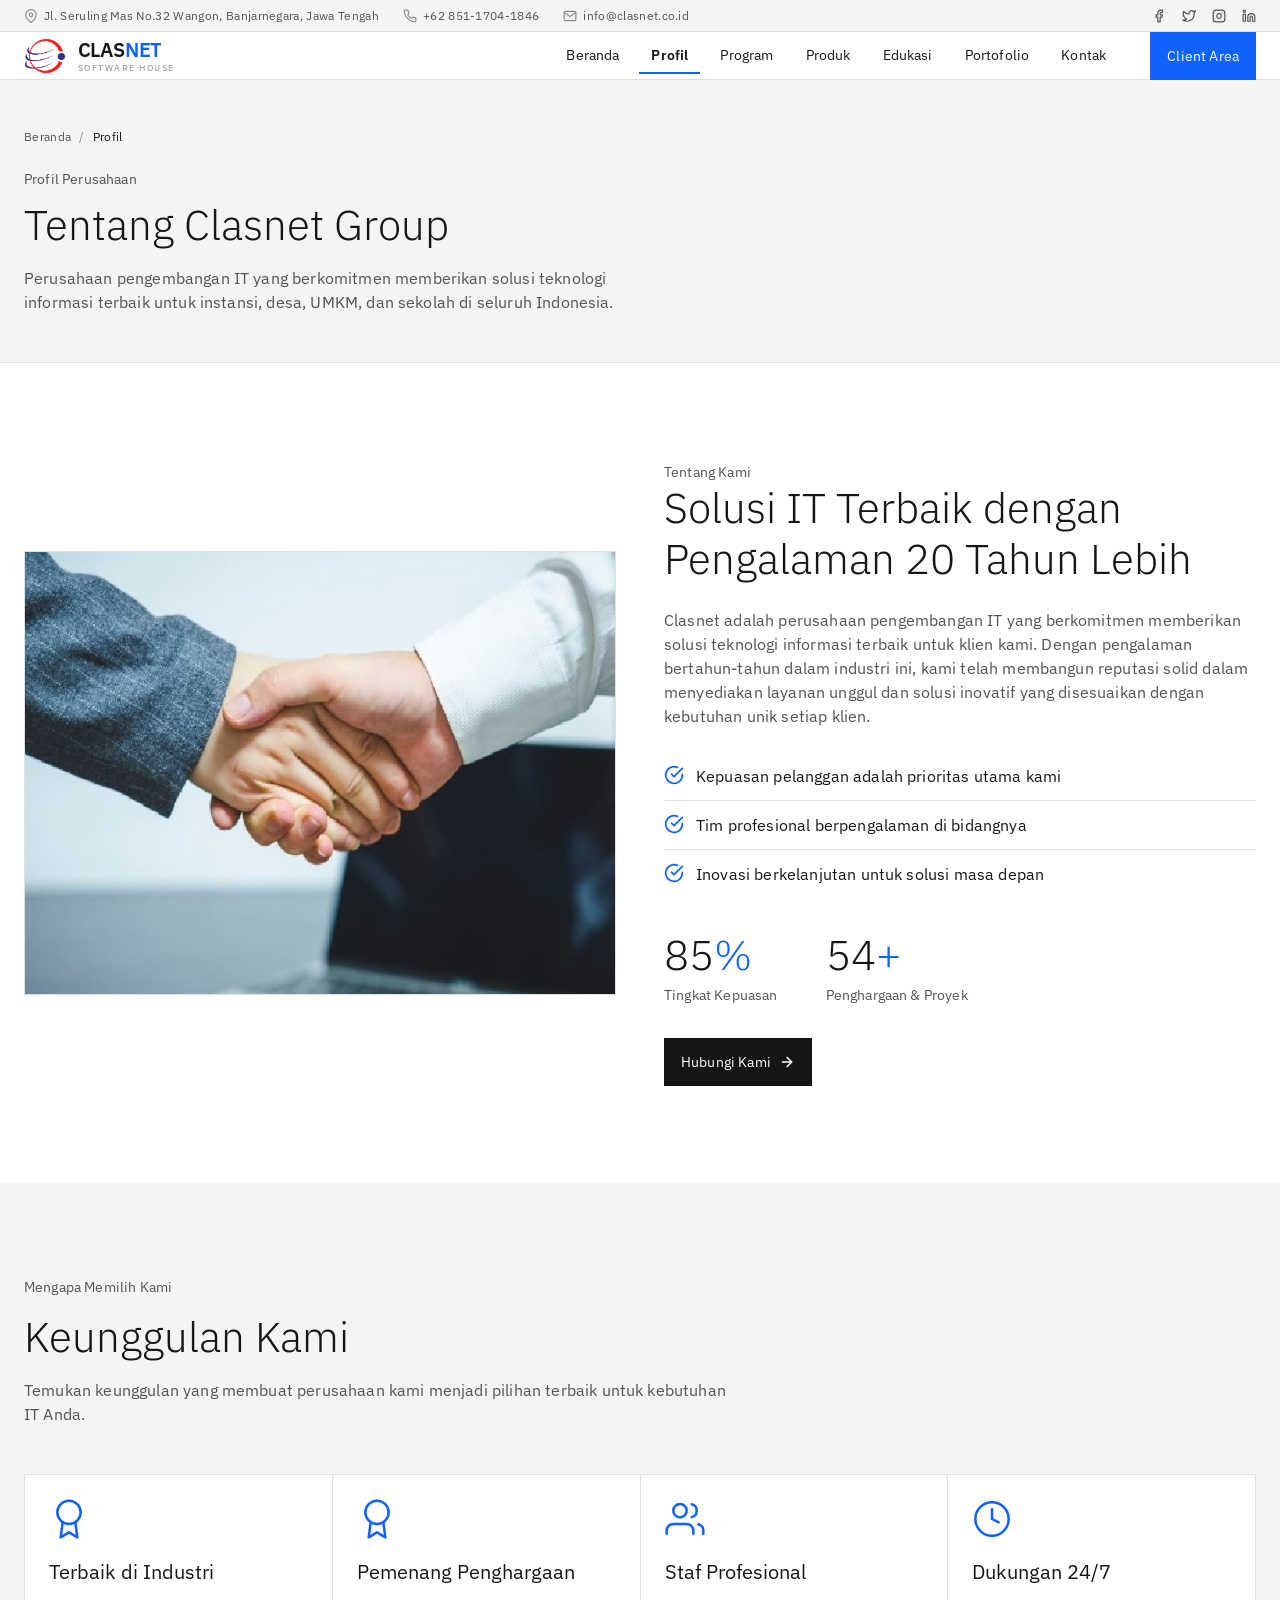
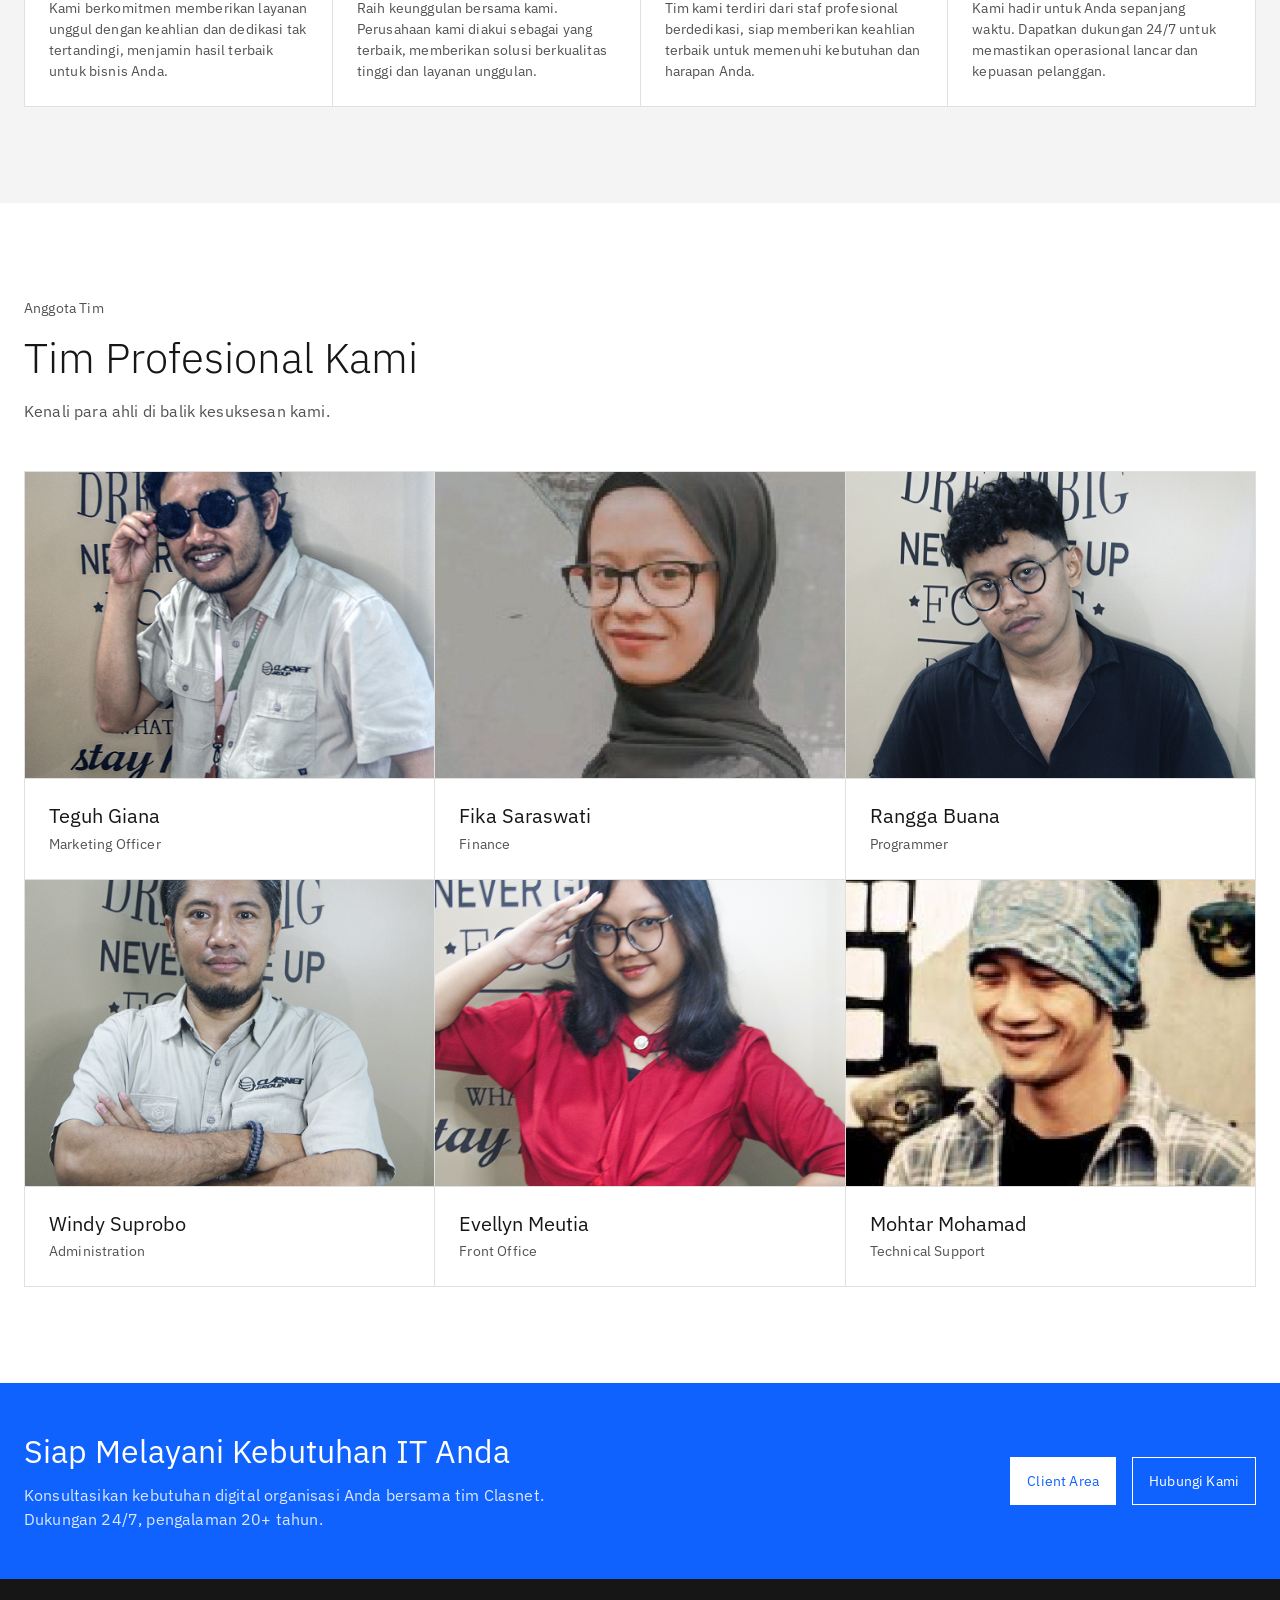
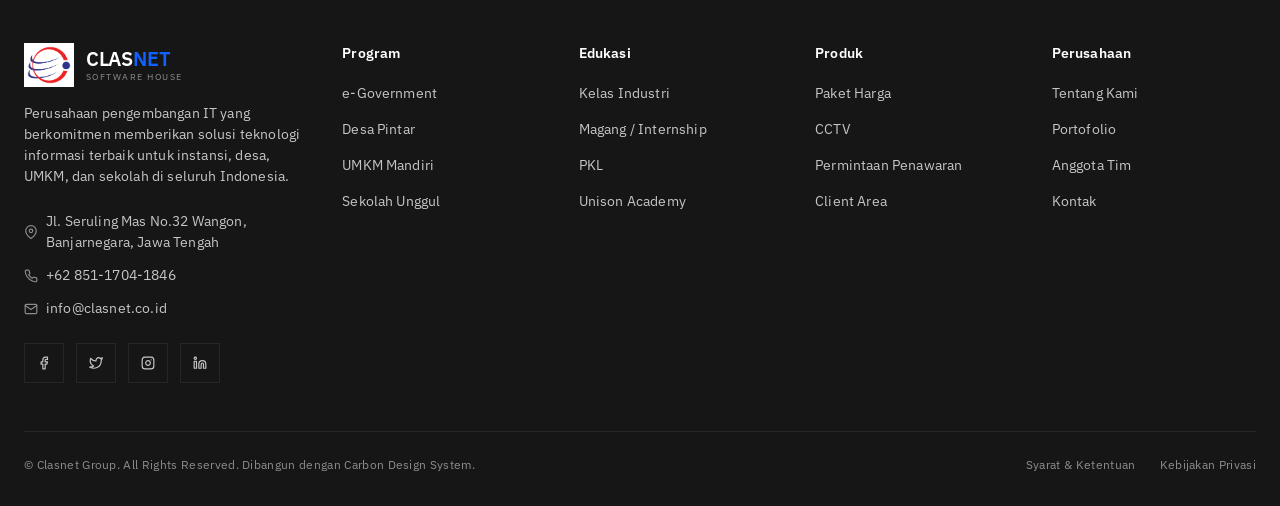
<file: profil.html>
<!DOCTYPE html>
<html lang="id">
<head>
  <meta charset="UTF-8">
  <meta name="viewport" content="width=device-width, initial-scale=1.0">
  <title>Profil — Clasnet Group</title>
  <meta name="description" content="Profil Clasnet Group — perusahaan pengembangan IT dengan pengalaman 20+ tahun, tim profesional, dan komitmen pada solusi teknologi terbaik.">
  <meta name="theme-color" content="#0f62fe">
  <link rel="preconnect" href="https://fonts.googleapis.com">
  <link rel="preconnect" href="https://fonts.gstatic.com" crossorigin>
  <link href="https://fonts.googleapis.com/css2?family=IBM+Plex+Sans:wght@300;400;600&display=swap" rel="stylesheet">
  <link rel="stylesheet" href="css/style.css">
  <link rel="icon" href="assets/logo.png" type="image/png">
  <script src="js/content.js"></script>
  <script src="js/layout.js"></script>
</head>
<body data-page="profil">
  <div id="site-header"></div>
  <script>document.getElementById('site-header').innerHTML = ClasnetLayout.header(document.body.dataset.page);</script>

  <!-- PAGE HERO -->
  <section class="page-hero">
    <div class="container">
      <nav class="breadcrumb" aria-label="Breadcrumb"><a href="index.html">Beranda</a><span class="sep">/</span><span class="current">Profil</span></nav>
      <span class="eyebrow">Profil Perusahaan</span>
      <h1 class="display-md">Tentang Clasnet Group</h1>
      <p class="lead">Perusahaan pengembangan IT yang berkomitmen memberikan solusi teknologi informasi terbaik untuk instansi, desa, UMKM, dan sekolah di seluruh Indonesia.</p>
    </div>
  </section>

  <!-- TENTANG KAMI (full) -->
  <section class="section about" id="tentang">
    <div class="container">
      <div class="about-media reveal"><div class="frame"><img src="assets/img/about.jpg" alt="Tentang Clasnet Group"></div></div>
      <div class="about-content reveal">
        <span class="eyebrow">Tentang Kami</span>
        <h2 class="display-md">Solusi IT Terbaik dengan Pengalaman 20 Tahun Lebih</h2>
        <p>Clasnet adalah perusahaan pengembangan IT yang berkomitmen memberikan solusi teknologi informasi terbaik untuk klien kami. Dengan pengalaman bertahun-tahun dalam industri ini, kami telah membangun reputasi solid dalam menyediakan layanan unggul dan solusi inovatif yang disesuaikan dengan kebutuhan unik setiap klien.</p>
        <ul class="check-list">
          <li><svg class="check" viewBox="0 0 24 24" fill="none" stroke="currentColor" stroke-width="2" stroke-linecap="round" stroke-linejoin="round"><path d="M22 11.08V12a10 10 0 1 1-5.93-9.14"/><polyline points="22 4 12 14.01 9 11.01"/></svg> Kepuasan pelanggan adalah prioritas utama kami</li>
          <li><svg class="check" viewBox="0 0 24 24" fill="none" stroke="currentColor" stroke-width="2" stroke-linecap="round" stroke-linejoin="round"><path d="M22 11.08V12a10 10 0 1 1-5.93-9.14"/><polyline points="22 4 12 14.01 9 11.01"/></svg> Tim profesional berpengalaman di bidangnya</li>
          <li><svg class="check" viewBox="0 0 24 24" fill="none" stroke="currentColor" stroke-width="2" stroke-linecap="round" stroke-linejoin="round"><path d="M22 11.08V12a10 10 0 1 1-5.93-9.14"/><polyline points="22 4 12 14.01 9 11.01"/></svg> Inovasi berkelanjutan untuk solusi masa depan</li>
        </ul>
        <div class="about-stats">
          <div class="about-stat"><div class="num"><span class="counter" data-target="85">0</span><span class="plus">%</span></div><div class="lbl">Tingkat Kepuasan</div></div>
          <div class="about-stat"><div class="num"><span class="counter" data-target="54">0</span><span class="plus">+</span></div><div class="lbl">Penghargaan &amp; Proyek</div></div>
        </div>
        <a class="btn btn-secondary" href="kontak.html">Hubungi Kami
          <svg width="16" height="16" viewBox="0 0 24 24" fill="none" stroke="currentColor" stroke-width="2" stroke-linecap="round" stroke-linejoin="round"><line x1="5" y1="12" x2="19" y2="12"/><polyline points="12 5 19 12 12 19"/></svg>
        </a>
      </div>
    </div>
  </section>

  <!-- KEUNGGULAN -->
  <section class="section section--surface">
    <div class="container">
      <div class="section-head reveal">
        <span class="eyebrow">Mengapa Memilih Kami</span>
        <h2 class="display-md">Keunggulan Kami</h2>
        <p>Temukan keunggulan yang membuat perusahaan kami menjadi pilihan terbaik untuk kebutuhan IT Anda.</p>
      </div>
      <div class="grid grid-4 reveal">
        <article class="feature-card">
          <svg class="feature-icon" viewBox="0 0 24 24" fill="none" stroke="currentColor" stroke-width="1.5" stroke-linecap="round" stroke-linejoin="round"><circle cx="12" cy="8" r="7"/><polyline points="8.21 13.89 7 23 12 20 17 23 15.79 13.88"/></svg>
          <h3 class="card-title">Terbaik di Industri</h3><p>Kami berkomitmen memberikan layanan unggul dengan keahlian dan dedikasi tak tertandingi, menjamin hasil terbaik untuk bisnis Anda.</p>
        </article>
        <article class="feature-card">
          <svg class="feature-icon" viewBox="0 0 24 24" fill="none" stroke="currentColor" stroke-width="1.5" stroke-linecap="round" stroke-linejoin="round"><circle cx="12" cy="8" r="7"/><polyline points="8.21 13.89 7 23 12 20 17 23 15.79 13.88"/></svg>
          <h3 class="card-title">Pemenang Penghargaan</h3><p>Raih keunggulan bersama kami. Perusahaan kami diakui sebagai yang terbaik, memberikan solusi berkualitas tinggi dan layanan unggulan.</p>
        </article>
        <article class="feature-card">
          <svg class="feature-icon" viewBox="0 0 24 24" fill="none" stroke="currentColor" stroke-width="1.5" stroke-linecap="round" stroke-linejoin="round"><path d="M17 21v-2a4 4 0 0 0-4-4H5a4 4 0 0 0-4 4v2"/><circle cx="9" cy="7" r="4"/><path d="M23 21v-2a4 4 0 0 0-3-3.87"/><path d="M16 3.13a4 4 0 0 1 0 7.75"/></svg>
          <h3 class="card-title">Staf Profesional</h3><p>Tim kami terdiri dari staf profesional berdedikasi, siap memberikan keahlian terbaik untuk memenuhi kebutuhan dan harapan Anda.</p>
        </article>
        <article class="feature-card">
          <svg class="feature-icon" viewBox="0 0 24 24" fill="none" stroke="currentColor" stroke-width="1.5" stroke-linecap="round" stroke-linejoin="round"><circle cx="12" cy="12" r="10"/><polyline points="12 6 12 12 16 14"/></svg>
          <h3 class="card-title">Dukungan 24/7</h3><p>Kami hadir untuk Anda sepanjang waktu. Dapatkan dukungan 24/7 untuk memastikan operasional lancar dan kepuasan pelanggan.</p>
        </article>
      </div>
    </div>
  </section>

  <!-- TIM -->
  <section class="section" id="tim">
    <div class="container">
      <div class="section-head reveal">
        <span class="eyebrow">Anggota Tim</span>
        <h2 class="display-md">Tim Profesional Kami</h2>
        <p>Kenali para ahli di balik kesuksesan kami.</p>
      </div>
      <div class="team-grid reveal">
        <article class="team-card">
          <div class="team-photo has-img"><img src="assets/crew/teguh-giana.png" alt="Teguh Giana"></div>
          <div class="team-info"><h3 class="card-title">Teguh Giana</h3><p class="role">Marketing Officer</p></div>
        </article>
        <article class="team-card">
          <div class="team-photo has-img"><img src="assets/crew/fika-saraswati.png" alt="Fika Saraswati"></div>
          <div class="team-info"><h3 class="card-title">Fika Saraswati</h3><p class="role">Finance</p></div>
        </article>
        <article class="team-card">
          <div class="team-photo has-img"><img src="assets/crew/rangga-buana.png" alt="Rangga Buana"></div>
          <div class="team-info"><h3 class="card-title">Rangga Buana</h3><p class="role">Programmer</p></div>
        </article>
        <article class="team-card">
          <div class="team-photo has-img"><img src="assets/crew/windy-suprobo.png" alt="Windy Suprobo"></div>
          <div class="team-info"><h3 class="card-title">Windy Suprobo</h3><p class="role">Administration</p></div>
        </article>
        <article class="team-card">
          <div class="team-photo has-img"><img src="assets/crew/evellyn-meutia.png" alt="Evellyn Meutia"></div>
          <div class="team-info"><h3 class="card-title">Evellyn Meutia</h3><p class="role">Front Office</p></div>
        </article>
        <article class="team-card">
          <div class="team-photo has-img"><img src="assets/crew/mohtar-mohamad.png" alt="Mohtar Mohamad"></div>
          <div class="team-info"><h3 class="card-title">Mohtar Mohamad</h3><p class="role">Technical Support</p></div>
        </article>
      </div>
    </div>
  </section>

  <!-- CTA BANNER -->
  <section class="cta-banner">
    <div class="container">
      <div><h2 class="headline">Siap Melayani Kebutuhan IT Anda</h2><p>Konsultasikan kebutuhan digital organisasi Anda bersama tim Clasnet. Dukungan 24/7, pengalaman 20+ tahun.</p></div>
      <div class="cta-actions">
        <a class="btn btn--inverse" href="https://billing.clasnet.co.id/login" target="_blank" rel="noopener">Client Area</a>
        <a class="btn btn--outline-inverse" href="kontak.html">Hubungi Kami</a>
      </div>
    </div>
  </section>

  <div id="site-footer"></div>
  <script>document.getElementById('site-footer').innerHTML = ClasnetLayout.footer();</script>
  <script src="js/main.js"></script>
</body>
</html>
</file>
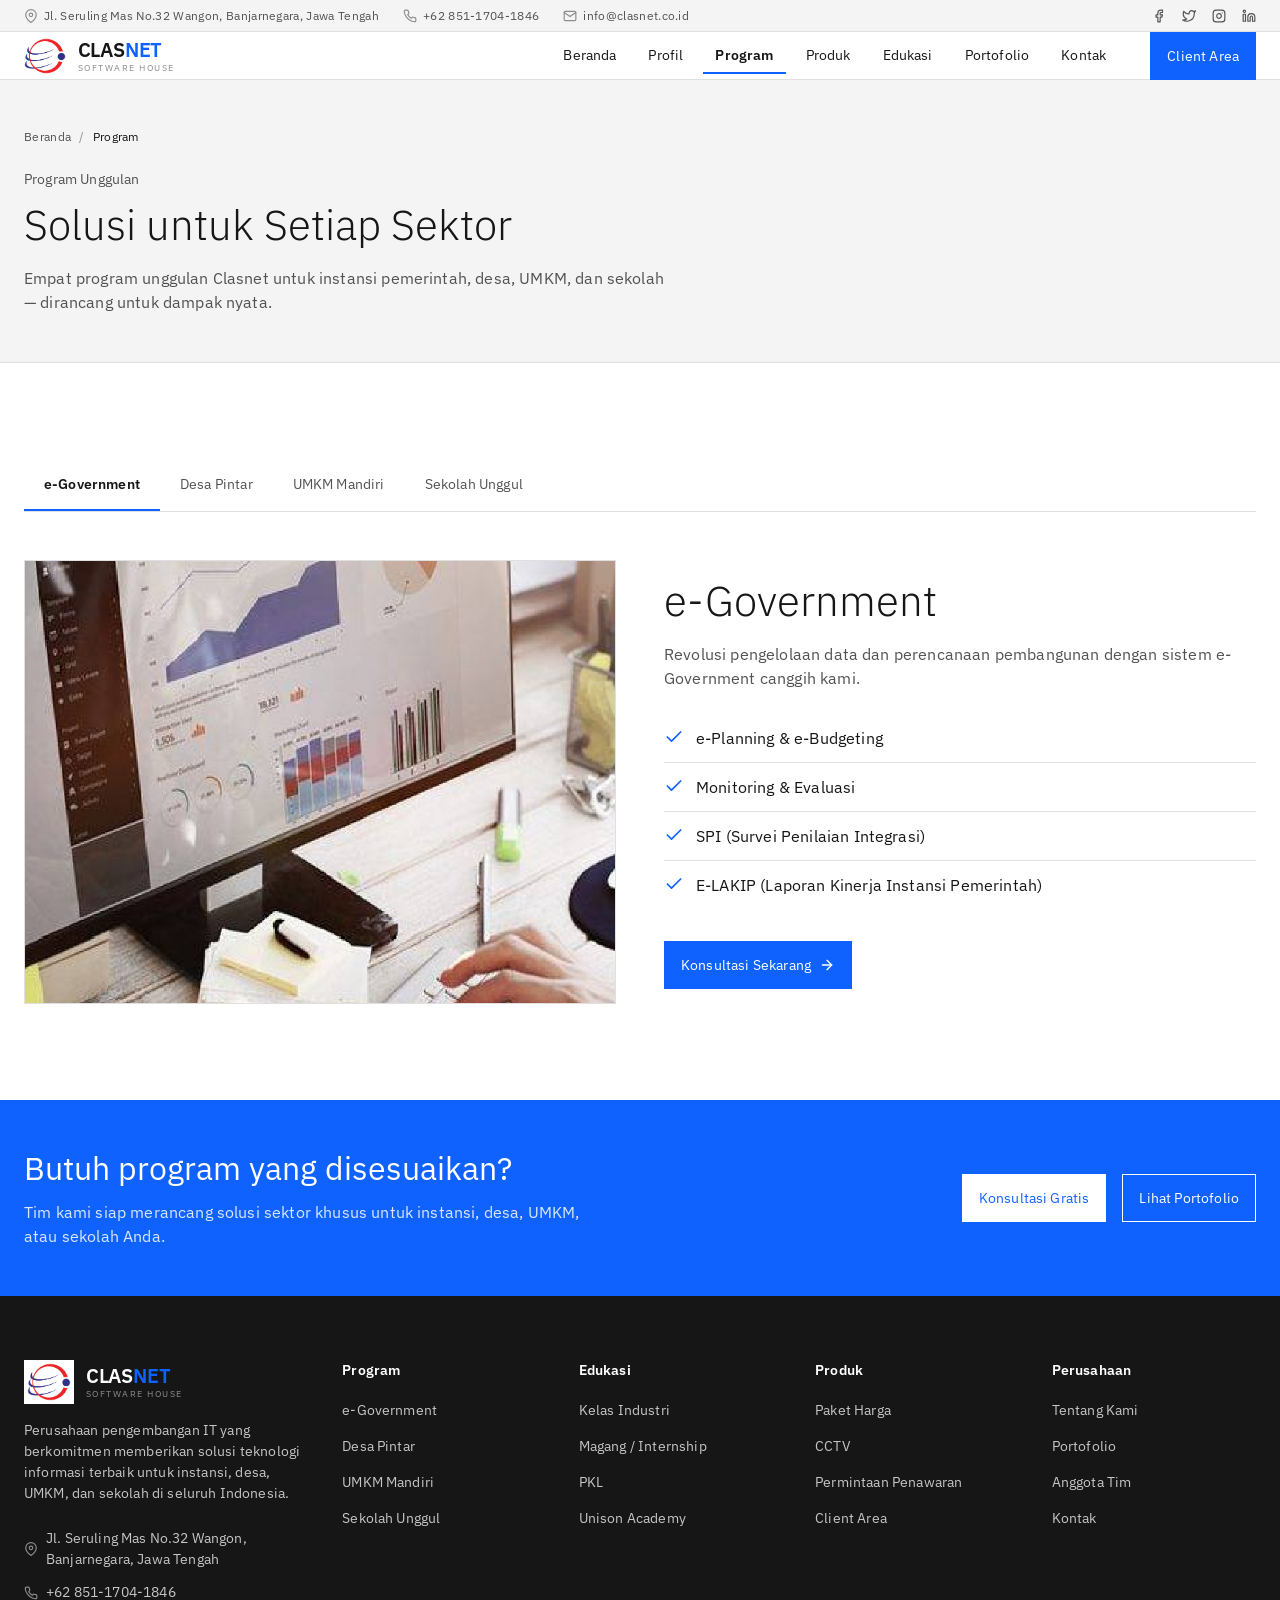
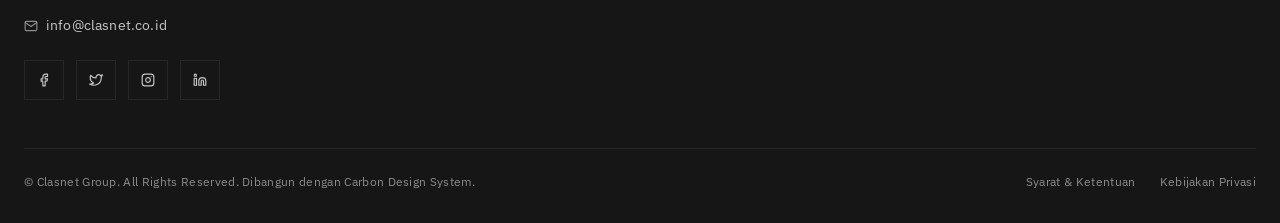
<file: program.html>
<!DOCTYPE html>
<html lang="id">
<head>
  <meta charset="UTF-8">
  <meta name="viewport" content="width=device-width, initial-scale=1.0">
  <title>Program — Clasnet Group</title>
  <meta name="description" content="Program unggulan Clasnet: e-Government, Desa Pintar, UMKM Mandiri, dan Sekolah Unggul.">
  <meta name="theme-color" content="#0f62fe">
  <link rel="preconnect" href="https://fonts.googleapis.com">
  <link rel="preconnect" href="https://fonts.gstatic.com" crossorigin>
  <link href="https://fonts.googleapis.com/css2?family=IBM+Plex+Sans:wght@300;400;600&display=swap" rel="stylesheet">
  <link rel="stylesheet" href="css/style.css">
  <link rel="icon" href="assets/logo.png" type="image/png">
  <script src="js/content.js"></script>
  <script src="js/layout.js"></script>
</head>
<body data-page="program">
  <div id="site-header"></div>
  <script>document.getElementById('site-header').innerHTML = ClasnetLayout.header(document.body.dataset.page);</script>

  <!-- PAGE HERO -->
  <section class="page-hero">
    <div class="container">
      <nav class="breadcrumb" aria-label="Breadcrumb"><a href="index.html">Beranda</a><span class="sep">/</span><span class="current">Program</span></nav>
      <span class="eyebrow">Program Unggulan</span>
      <h1 class="display-md">Solusi untuk Setiap Sektor</h1>
      <p class="lead">Empat program unggulan Clasnet untuk instansi pemerintah, desa, UMKM, dan sekolah — dirancang untuk dampak nyata.</p>
    </div>
  </section>

  <!-- PROGRAM TABS -->
  <section class="section" id="program">
    <div class="container">
      <div class="tab-strip" role="tablist" aria-label="Program Clasnet">
        <button class="product-tab" role="tab" id="tab-egov" aria-controls="panel-egov" aria-selected="true">e-Government</button>
        <button class="product-tab" role="tab" id="tab-desa" aria-controls="panel-desa" aria-selected="false">Desa Pintar</button>
        <button class="product-tab" role="tab" id="tab-umkm" aria-controls="panel-umkm" aria-selected="false">UMKM Mandiri</button>
        <button class="product-tab" role="tab" id="tab-sekolah" aria-controls="panel-sekolah" aria-selected="false">Sekolah Unggul</button>
      </div>
    </div>

    <div class="tab-panel is-active" id="panel-egov" role="tabpanel" aria-labelledby="tab-egov">
      <div class="container">
        <div class="tab-panel-media"><div class="frame"><img src="assets/img/feature.jpg" alt="e-Government"></div></div>
        <div class="tab-panel-content">
          <h3 class="display-md">e-Government</h3>
          <p>Revolusi pengelolaan data dan perencanaan pembangunan dengan sistem e-Government canggih kami.</p>
          <ul class="check-list">
            <li><svg class="check" viewBox="0 0 24 24" fill="none" stroke="currentColor" stroke-width="2" stroke-linecap="round" stroke-linejoin="round"><polyline points="20 6 9 17 4 12"/></svg> e-Planning &amp; e-Budgeting</li>
            <li><svg class="check" viewBox="0 0 24 24" fill="none" stroke="currentColor" stroke-width="2" stroke-linecap="round" stroke-linejoin="round"><polyline points="20 6 9 17 4 12"/></svg> Monitoring &amp; Evaluasi</li>
            <li><svg class="check" viewBox="0 0 24 24" fill="none" stroke="currentColor" stroke-width="2" stroke-linecap="round" stroke-linejoin="round"><polyline points="20 6 9 17 4 12"/></svg> SPI (Survei Penilaian Integrasi)</li>
            <li><svg class="check" viewBox="0 0 24 24" fill="none" stroke="currentColor" stroke-width="2" stroke-linecap="round" stroke-linejoin="round"><polyline points="20 6 9 17 4 12"/></svg> E-LAKIP (Laporan Kinerja Instansi Pemerintah)</li>
          </ul>
          <div class="tab-panel-cta"><a class="btn btn-primary" href="kontak.html">Konsultasi Sekarang
            <svg width="16" height="16" viewBox="0 0 24 24" fill="none" stroke="currentColor" stroke-width="2" stroke-linecap="round" stroke-linejoin="round"><line x1="5" y1="12" x2="19" y2="12"/><polyline points="12 5 19 12 12 19"/></svg></a></div>
        </div>
      </div>
    </div>

    <div class="tab-panel" id="panel-desa" role="tabpanel" aria-labelledby="tab-desa">
      <div class="container">
        <div class="tab-panel-media"><div class="frame"><img src="assets/img/desapintar.jpg" alt="Desa Pintar"></div></div>
        <div class="tab-panel-content">
          <h3 class="display-md">Desa Pintar</h3>
          <p>Revolusi pengelolaan data desa dan pengambilan keputusan dengan sistem informasi canggih kami.</p>
          <ul class="check-list">
            <li><svg class="check" viewBox="0 0 24 24" fill="none" stroke="currentColor" stroke-width="2" stroke-linecap="round" stroke-linejoin="round"><polyline points="20 6 9 17 4 12"/></svg> Manajemen Data Desa</li>
            <li><svg class="check" viewBox="0 0 24 24" fill="none" stroke="currentColor" stroke-width="2" stroke-linecap="round" stroke-linejoin="round"><polyline points="20 6 9 17 4 12"/></svg> Pengambilan Keputusan Berbasis Data</li>
            <li><svg class="check" viewBox="0 0 24 24" fill="none" stroke="currentColor" stroke-width="2" stroke-linecap="round" stroke-linejoin="round"><polyline points="20 6 9 17 4 12"/></svg> Mudah Diakses</li>
            <li><svg class="check" viewBox="0 0 24 24" fill="none" stroke="currentColor" stroke-width="2" stroke-linecap="round" stroke-linejoin="round"><polyline points="20 6 9 17 4 12"/></svg> Transparansi</li>
          </ul>
          <div class="tab-panel-cta"><a class="btn btn-primary" href="https://desa-s.id/" target="_blank" rel="noopener">Selengkapnya
            <svg width="16" height="16" viewBox="0 0 24 24" fill="none" stroke="currentColor" stroke-width="2" stroke-linecap="round" stroke-linejoin="round"><line x1="5" y1="12" x2="19" y2="12"/><polyline points="12 5 19 12 12 19"/></svg></a></div>
        </div>
      </div>
    </div>

    <div class="tab-panel" id="panel-umkm" role="tabpanel" aria-labelledby="tab-umkm">
      <div class="container">
        <div class="tab-panel-media"><div class="frame"><img src="assets/img/umkm.jpg" alt="UMKM Mandiri"></div></div>
        <div class="tab-panel-content">
          <h3 class="display-md">UMKM Mandiri</h3>
          <p>Tingkatkan pengelolaan UMKM Anda dengan sistem terintegrasi dan analitik canggih.</p>
          <ul class="check-list">
            <li><svg class="check" viewBox="0 0 24 24" fill="none" stroke="currentColor" stroke-width="2" stroke-linecap="round" stroke-linejoin="round"><polyline points="20 6 9 17 4 12"/></svg> Sistem Terintegrasi</li>
            <li><svg class="check" viewBox="0 0 24 24" fill="none" stroke="currentColor" stroke-width="2" stroke-linecap="round" stroke-linejoin="round"><polyline points="20 6 9 17 4 12"/></svg> Analisis &amp; Pelaporan</li>
            <li><svg class="check" viewBox="0 0 24 24" fill="none" stroke="currentColor" stroke-width="2" stroke-linecap="round" stroke-linejoin="round"><polyline points="20 6 9 17 4 12"/></svg> Dukungan Pemasaran Digital</li>
            <li><svg class="check" viewBox="0 0 24 24" fill="none" stroke="currentColor" stroke-width="2" stroke-linecap="round" stroke-linejoin="round"><polyline points="20 6 9 17 4 12"/></svg> Pendampingan &amp; Pelatihan</li>
          </ul>
          <div class="tab-panel-cta"><a class="btn btn-primary" href="kontak.html">Gabung Sekarang
            <svg width="16" height="16" viewBox="0 0 24 24" fill="none" stroke="currentColor" stroke-width="2" stroke-linecap="round" stroke-linejoin="round"><line x1="5" y1="12" x2="19" y2="12"/><polyline points="12 5 19 12 12 19"/></svg></a></div>
        </div>
      </div>
    </div>

    <div class="tab-panel" id="panel-sekolah" role="tabpanel" aria-labelledby="tab-sekolah">
      <div class="container">
        <div class="tab-panel-media"><div class="frame"><img src="assets/img/sekolahunggul.jpg" alt="Sekolah Unggul"></div></div>
        <div class="tab-panel-content">
          <h3 class="display-md">Sekolah Unggul</h3>
          <p>Wujudkan pendidikan berkualitas dengan sistem informasi sekolah terpadu dan analitik canggih.</p>
          <ul class="check-list">
            <li><svg class="check" viewBox="0 0 24 24" fill="none" stroke="currentColor" stroke-width="2" stroke-linecap="round" stroke-linejoin="round"><polyline points="20 6 9 17 4 12"/></svg> Sistem Terintegrasi</li>
            <li><svg class="check" viewBox="0 0 24 24" fill="none" stroke="currentColor" stroke-width="2" stroke-linecap="round" stroke-linejoin="round"><polyline points="20 6 9 17 4 12"/></svg> Analisis Kinerja Siswa &amp; Guru</li>
            <li><svg class="check" viewBox="0 0 24 24" fill="none" stroke="currentColor" stroke-width="2" stroke-linecap="round" stroke-linejoin="round"><polyline points="20 6 9 17 4 12"/></svg> Fasilitasi Pembelajaran Hybrid</li>
            <li><svg class="check" viewBox="0 0 24 24" fill="none" stroke="currentColor" stroke-width="2" stroke-linecap="round" stroke-linejoin="round"><polyline points="20 6 9 17 4 12"/></svg> Dukungan Teknis &amp; Pelatihan</li>
          </ul>
          <div class="tab-panel-cta"><a class="btn btn-primary" href="kontak.html">Selengkapnya
            <svg width="16" height="16" viewBox="0 0 24 24" fill="none" stroke="currentColor" stroke-width="2" stroke-linecap="round" stroke-linejoin="round"><line x1="5" y1="12" x2="19" y2="12"/><polyline points="12 5 19 12 12 19"/></svg></a></div>
        </div>
      </div>
    </div>
  </section>

  <!-- CTA BANNER -->
  <section class="cta-banner">
    <div class="container">
      <div><h2 class="headline">Butuh program yang disesuaikan?</h2><p>Tim kami siap merancang solusi sektor khusus untuk instansi, desa, UMKM, atau sekolah Anda.</p></div>
      <div class="cta-actions">
        <a class="btn btn--inverse" href="kontak.html">Konsultasi Gratis</a>
        <a class="btn btn--outline-inverse" href="portofolio.html">Lihat Portofolio</a>
      </div>
    </div>
  </section>

  <div id="site-footer"></div>
  <script>document.getElementById('site-footer').innerHTML = ClasnetLayout.footer();</script>
  <script src="js/main.js"></script>
</body>
</html>
</file>
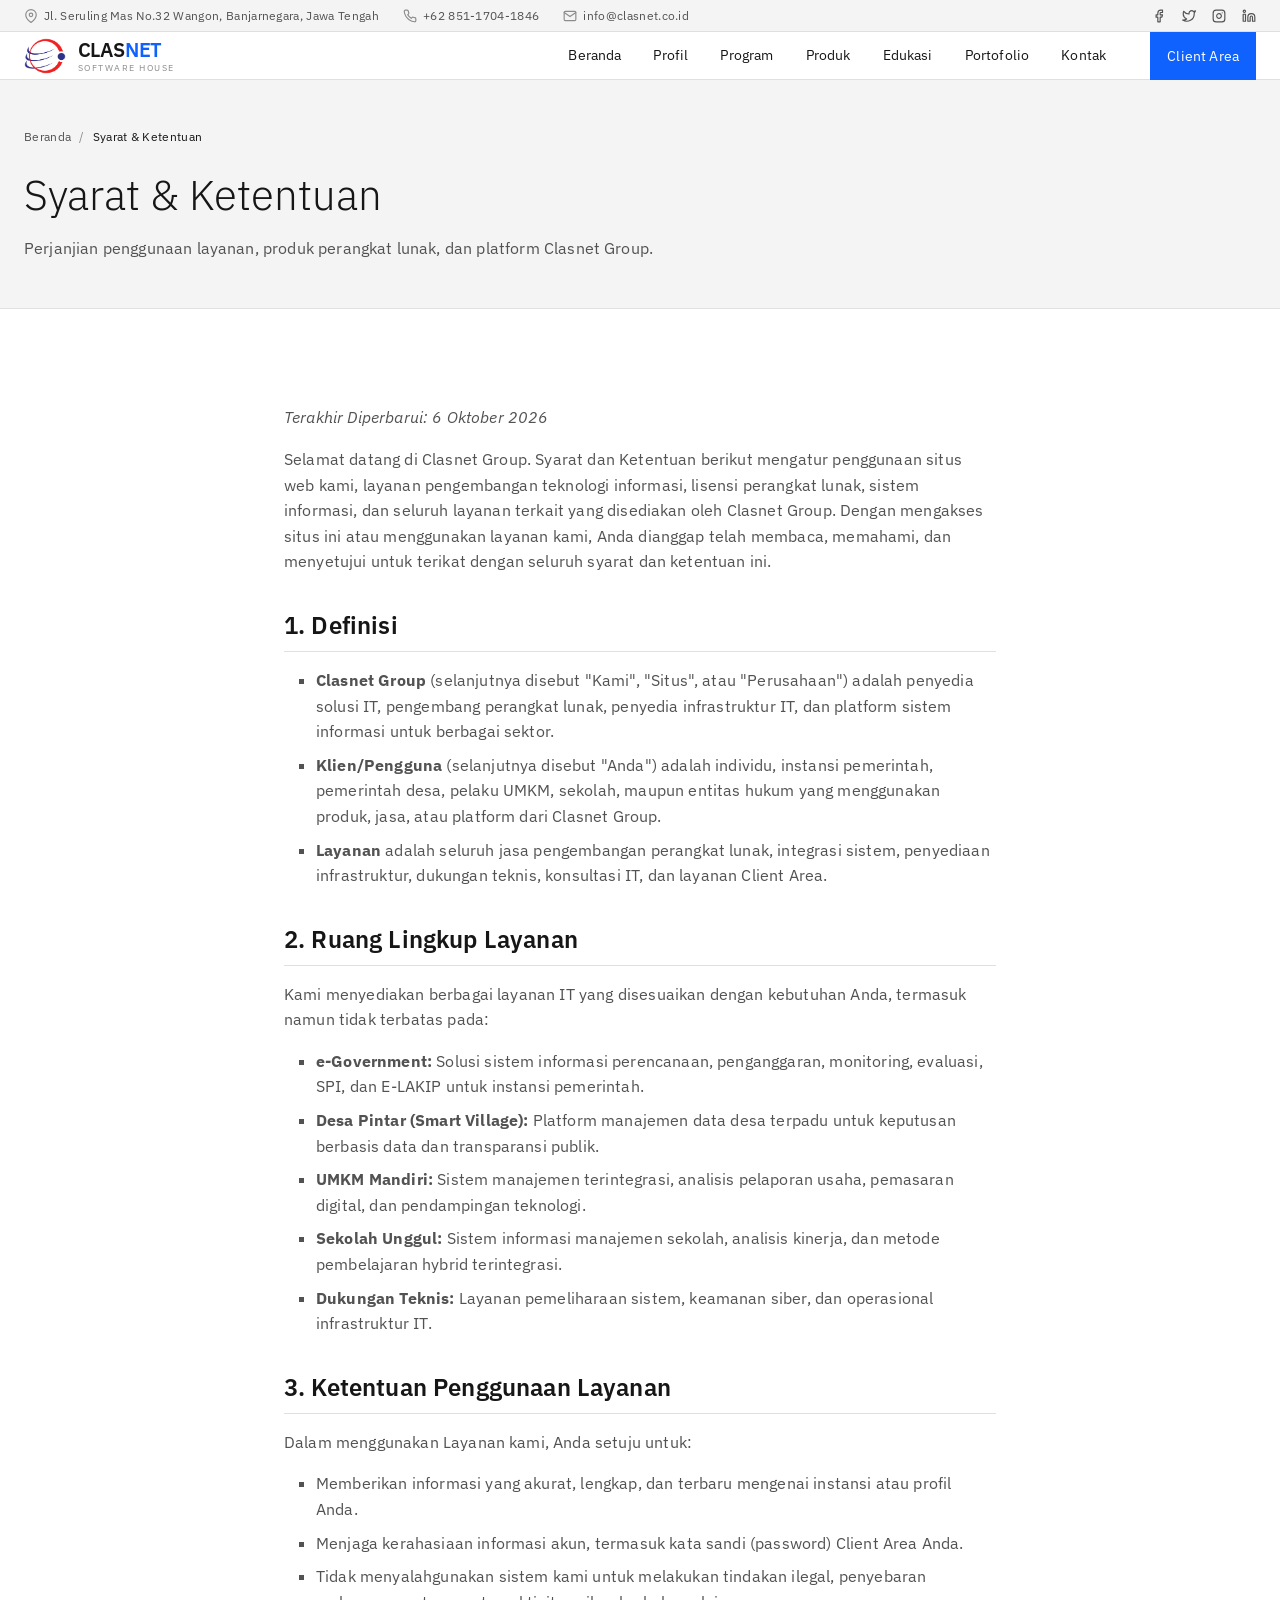
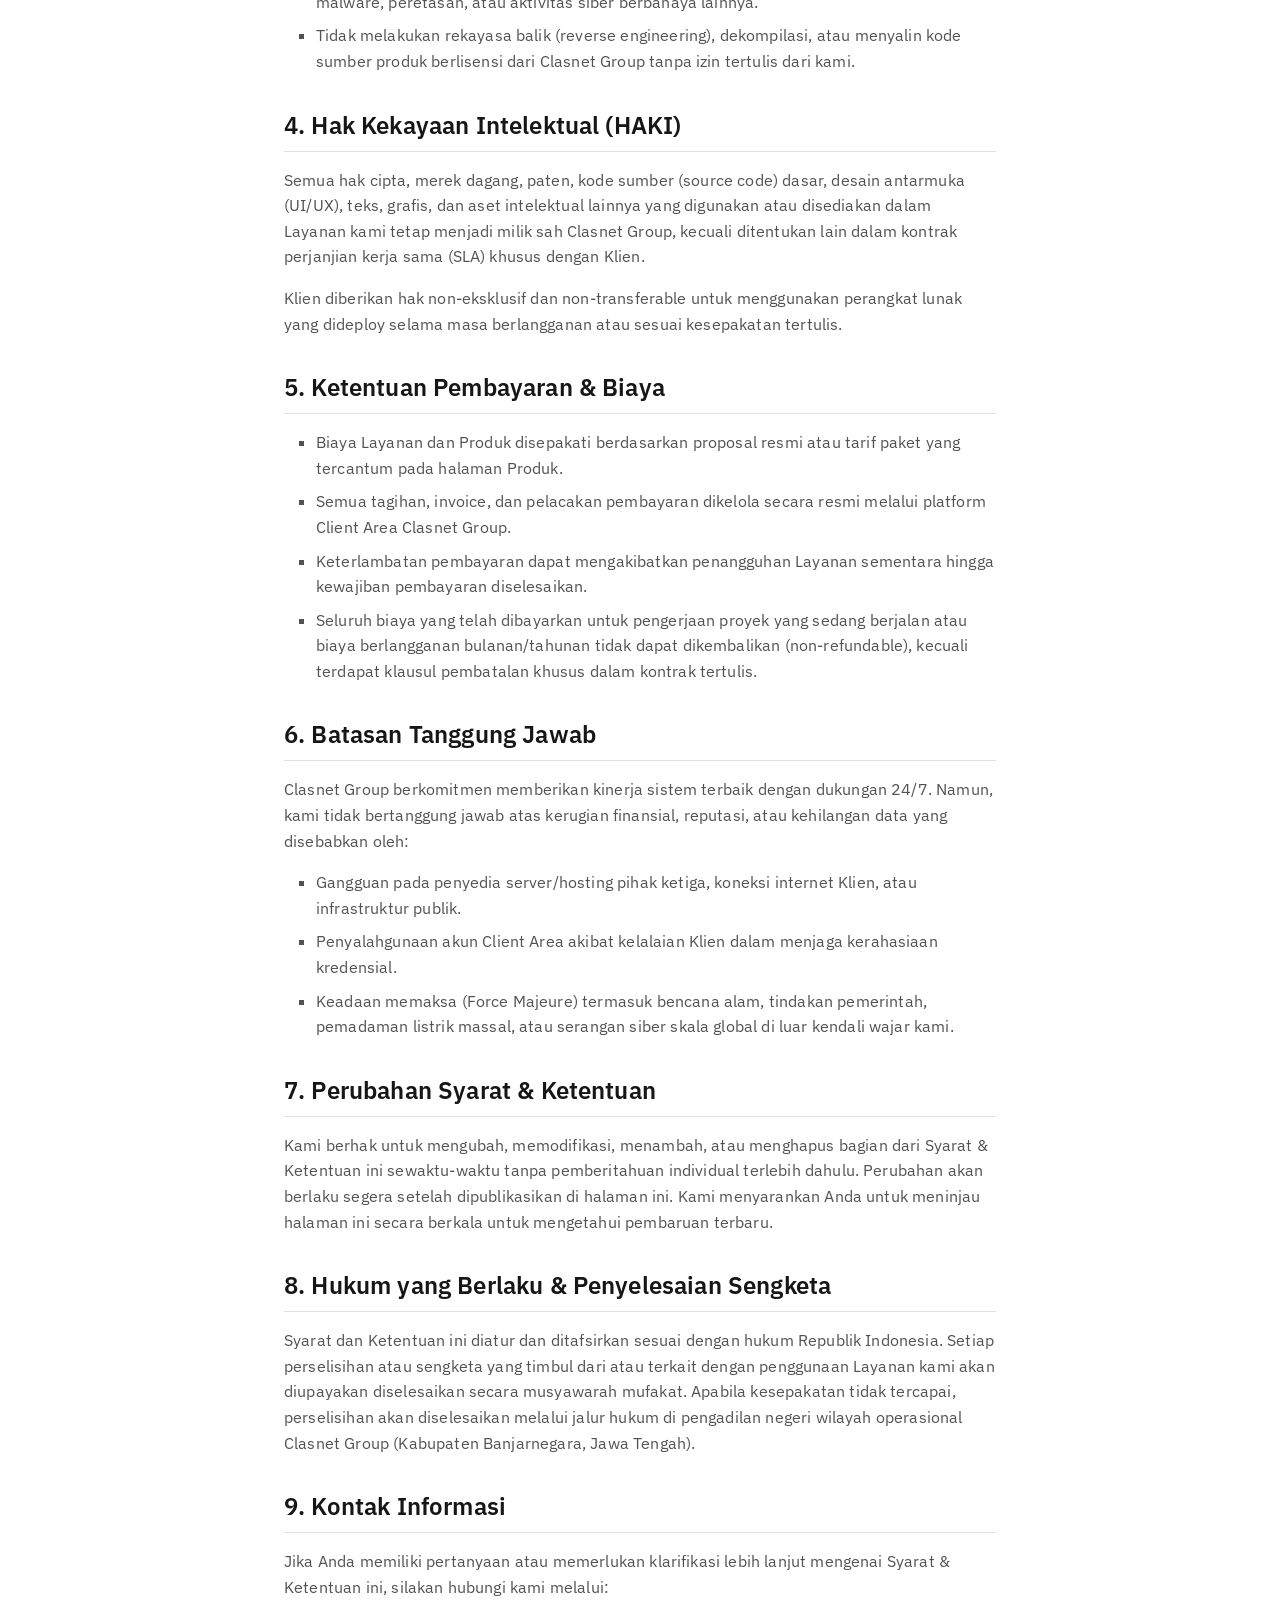
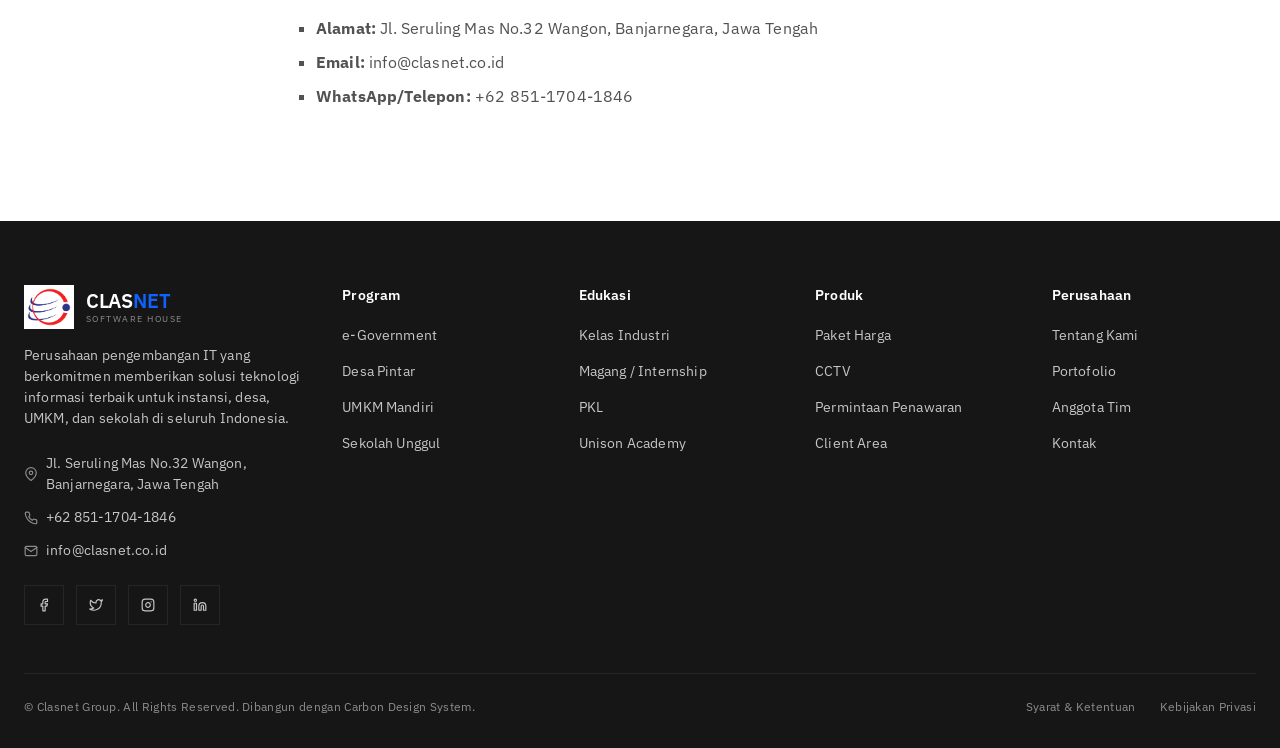
<file: syarat-ketentuan.html>
<!DOCTYPE html>
<html lang="id">
<head>
  <meta charset="UTF-8">
  <meta name="viewport" content="width=device-width, initial-scale=1.0">
  <title>Syarat & Ketentuan — Clasnet Group</title>
  <meta name="description" content="Syarat & Ketentuan penggunaan layanan dan produk teknologi dari Clasnet Group.">
  <meta name="theme-color" content="#0f62fe">
  <link rel="preconnect" href="https://fonts.googleapis.com">
  <link rel="preconnect" href="https://fonts.gstatic.com" crossorigin>
  <link href="https://fonts.googleapis.com/css2?family=IBM+Plex+Sans:wght@300;400;600&display=swap" rel="stylesheet">
  <link rel="stylesheet" href="css/style.css">
  <link rel="icon" href="assets/logo.png" type="image/png">
  <script src="js/content.js"></script>
  <script src="js/layout.js"></script>
  <style>
    .legal-content h2 { font-size: 24px; font-weight: 600; color: var(--ink); margin-top: var(--xl); margin-bottom: var(--md); border-bottom: 1px solid var(--hairline); padding-bottom: var(--xs); }
    .legal-content h3 { font-size: 18px; font-weight: 600; color: var(--ink); margin-top: var(--lg); margin-bottom: var(--xs); }
    .legal-content p { margin-bottom: var(--md); }
    .legal-content ul { list-style-type: square; margin-left: var(--xl); margin-bottom: var(--md); }
    .legal-content li { margin-bottom: var(--xs); color: var(--ink-muted); line-height: 1.6; }
  </style>
</head>
<body data-page="legal">
  <div id="site-header"></div>
  <script>document.getElementById('site-header').innerHTML = ClasnetLayout.header(document.body.dataset.page);</script>

  <!-- PAGE HERO -->
  <section class="page-hero">
    <div class="container">
      <nav class="breadcrumb" aria-label="Breadcrumb"><a href="index.html">Beranda</a><span class="sep">/</span><span class="current">Syarat & Ketentuan</span></nav>
      <h1 class="display-md">Syarat & Ketentuan</h1>
      <p class="lead">Perjanjian penggunaan layanan, produk perangkat lunak, dan platform Clasnet Group.</p>
    </div>
  </section>

  <!-- CONTENT -->
  <section class="section">
    <div class="container detail-desc legal-content">
      <p><em>Terakhir Diperbarui: 6 Oktober 2026</em></p>
      
      <p>Selamat datang di Clasnet Group. Syarat dan Ketentuan berikut mengatur penggunaan situs web kami, layanan pengembangan teknologi informasi, lisensi perangkat lunak, sistem informasi, dan seluruh layanan terkait yang disediakan oleh Clasnet Group. Dengan mengakses situs ini atau menggunakan layanan kami, Anda dianggap telah membaca, memahami, dan menyetujui untuk terikat dengan seluruh syarat dan ketentuan ini.</p>

      <h2>1. Definisi</h2>
      <ul>
        <li><strong>Clasnet Group</strong> (selanjutnya disebut "Kami", "Situs", atau "Perusahaan") adalah penyedia solusi IT, pengembang perangkat lunak, penyedia infrastruktur IT, dan platform sistem informasi untuk berbagai sektor.</li>
        <li><strong>Klien/Pengguna</strong> (selanjutnya disebut "Anda") adalah individu, instansi pemerintah, pemerintah desa, pelaku UMKM, sekolah, maupun entitas hukum yang menggunakan produk, jasa, atau platform dari Clasnet Group.</li>
        <li><strong>Layanan</strong> adalah seluruh jasa pengembangan perangkat lunak, integrasi sistem, penyediaan infrastruktur, dukungan teknis, konsultasi IT, dan layanan Client Area.</li>
      </ul>

      <h2>2. Ruang Lingkup Layanan</h2>
      <p>Kami menyediakan berbagai layanan IT yang disesuaikan dengan kebutuhan Anda, termasuk namun tidak terbatas pada:</p>
      <ul>
        <li><strong>e-Government:</strong> Solusi sistem informasi perencanaan, penganggaran, monitoring, evaluasi, SPI, dan E-LAKIP untuk instansi pemerintah.</li>
        <li><strong>Desa Pintar (Smart Village):</strong> Platform manajemen data desa terpadu untuk keputusan berbasis data dan transparansi publik.</li>
        <li><strong>UMKM Mandiri:</strong> Sistem manajemen terintegrasi, analisis pelaporan usaha, pemasaran digital, dan pendampingan teknologi.</li>
        <li><strong>Sekolah Unggul:</strong> Sistem informasi manajemen sekolah, analisis kinerja, dan metode pembelajaran hybrid terintegrasi.</li>
        <li><strong>Dukungan Teknis:</strong> Layanan pemeliharaan sistem, keamanan siber, dan operasional infrastruktur IT.</li>
      </ul>

      <h2>3. Ketentuan Penggunaan Layanan</h2>
      <p>Dalam menggunakan Layanan kami, Anda setuju untuk:</p>
      <ul>
        <li>Memberikan informasi yang akurat, lengkap, dan terbaru mengenai instansi atau profil Anda.</li>
        <li>Menjaga kerahasiaan informasi akun, termasuk kata sandi (password) Client Area Anda.</li>
        <li>Tidak menyalahgunakan sistem kami untuk melakukan tindakan ilegal, penyebaran malware, peretasan, atau aktivitas siber berbahaya lainnya.</li>
        <li>Tidak melakukan rekayasa balik (reverse engineering), dekompilasi, atau menyalin kode sumber produk berlisensi dari Clasnet Group tanpa izin tertulis dari kami.</li>
      </ul>

      <h2>4. Hak Kekayaan Intelektual (HAKI)</h2>
      <p>Semua hak cipta, merek dagang, paten, kode sumber (source code) dasar, desain antarmuka (UI/UX), teks, grafis, dan aset intelektual lainnya yang digunakan atau disediakan dalam Layanan kami tetap menjadi milik sah Clasnet Group, kecuali ditentukan lain dalam kontrak perjanjian kerja sama (SLA) khusus dengan Klien.</p>
      <p>Klien diberikan hak non-eksklusif dan non-transferable untuk menggunakan perangkat lunak yang dideploy selama masa berlangganan atau sesuai kesepakatan tertulis.</p>

      <h2>5. Ketentuan Pembayaran & Biaya</h2>
      <ul>
        <li>Biaya Layanan dan Produk disepakati berdasarkan proposal resmi atau tarif paket yang tercantum pada halaman Produk.</li>
        <li>Semua tagihan, invoice, dan pelacakan pembayaran dikelola secara resmi melalui platform Client Area Clasnet Group.</li>
        <li>Keterlambatan pembayaran dapat mengakibatkan penangguhan Layanan sementara hingga kewajiban pembayaran diselesaikan.</li>
        <li>Seluruh biaya yang telah dibayarkan untuk pengerjaan proyek yang sedang berjalan atau biaya berlangganan bulanan/tahunan tidak dapat dikembalikan (non-refundable), kecuali terdapat klausul pembatalan khusus dalam kontrak tertulis.</li>
      </ul>

      <h2>6. Batasan Tanggung Jawab</h2>
      <p>Clasnet Group berkomitmen memberikan kinerja sistem terbaik dengan dukungan 24/7. Namun, kami tidak bertanggung jawab atas kerugian finansial, reputasi, atau kehilangan data yang disebabkan oleh:</p>
      <ul>
        <li>Gangguan pada penyedia server/hosting pihak ketiga, koneksi internet Klien, atau infrastruktur publik.</li>
        <li>Penyalahgunaan akun Client Area akibat kelalaian Klien dalam menjaga kerahasiaan kredensial.</li>
        <li>Keadaan memaksa (Force Majeure) termasuk bencana alam, tindakan pemerintah, pemadaman listrik massal, atau serangan siber skala global di luar kendali wajar kami.</li>
      </ul>

      <h2>7. Perubahan Syarat & Ketentuan</h2>
      <p>Kami berhak untuk mengubah, memodifikasi, menambah, atau menghapus bagian dari Syarat & Ketentuan ini sewaktu-waktu tanpa pemberitahuan individual terlebih dahulu. Perubahan akan berlaku segera setelah dipublikasikan di halaman ini. Kami menyarankan Anda untuk meninjau halaman ini secara berkala untuk mengetahui pembaruan terbaru.</p>

      <h2>8. Hukum yang Berlaku & Penyelesaian Sengketa</h2>
      <p>Syarat dan Ketentuan ini diatur dan ditafsirkan sesuai dengan hukum Republik Indonesia. Setiap perselisihan atau sengketa yang timbul dari atau terkait dengan penggunaan Layanan kami akan diupayakan diselesaikan secara musyawarah mufakat. Apabila kesepakatan tidak tercapai, perselisihan akan diselesaikan melalui jalur hukum di pengadilan negeri wilayah operasional Clasnet Group (Kabupaten Banjarnegara, Jawa Tengah).</p>

      <h2>9. Kontak Informasi</h2>
      <p>Jika Anda memiliki pertanyaan atau memerlukan klarifikasi lebih lanjut mengenai Syarat & Ketentuan ini, silakan hubungi kami melalui:</p>
      <ul>
        <li><strong>Alamat:</strong> Jl. Seruling Mas No.32 Wangon, Banjarnegara, Jawa Tengah</li>
        <li><strong>Email:</strong> info@clasnet.co.id</li>
        <li><strong>WhatsApp/Telepon:</strong> +62 851-1704-1846</li>
      </ul>
    </div>
  </section>

  <div id="site-footer"></div>
  <script>document.getElementById('site-footer').innerHTML = ClasnetLayout.footer();</script>
  <script src="js/main.js"></script>
</body>
</html>
</file>
<file: css/style.css>
/* ============================================================
   CLASNET DESIGN SYSTEM — berbasis Carbon Design System (IBM)
   Single source of truth: design.md
   Flat geometry · 0px corners · 1px hairlines · IBM Plex Sans
   ============================================================ */

/* ---------- Design Tokens ---------- */
:root {
  /* Brand & Accent */
  --primary: #0f62fe;
  --blue-hover: #0353e9;
  --blue-60: #0043ce;   /* hovered link */
  --blue-80: #002d9c;   /* pressed */
  --on-primary: #ffffff;

  /* Surface */
  --canvas: #ffffff;
  --surface-1: #f4f4f4;
  --surface-2: #e0e0e0;
  --hairline: #e0e0e0;
  --hairline-strong: #161616;
  --inverse-canvas: #161616;
  --inverse-surface-1: #262626;

  /* Text */
  --ink: #161616;
  --ink-muted: #525252;
  --ink-subtle: #8c8c8c;
  --inverse-ink: #ffffff;
  --inverse-ink-muted: #c6c6c6;

  /* Semantic */
  --success: #24a148;
  --warning: #f1c21b;
  --error: #da1e28;
  --info: #0f62fe;

  /* Spacing (4px grid) */
  --xxs: 4px;
  --xs: 8px;
  --sm: 12px;
  --md: 16px;
  --lg: 24px;
  --xl: 32px;
  --xxl: 48px;
  --section: 96px;

  /* Radius */
  --none: 0px;
  --xs-r: 2px;
  --sm-r: 4px;

  /* Layout */
  --max-grid: 1584px;
  --content: 1312px;
  --nav-h: 48px;
  --utility-h: 32px;

  /* Type */
  --font: "IBM Plex Sans", "Helvetica Neue", Arial, sans-serif;
  --tracking-body: 0.16px;
  --tracking-caption: 0.32px;
}

/* ---------- Reset / Base ---------- */
*, *::before, *::after { box-sizing: border-box; margin: 0; padding: 0; }

html { scroll-behavior: smooth; scroll-padding-top: calc(var(--nav-h) + var(--utility-h)); }

body {
  font-family: var(--font);
  font-size: 16px;
  font-weight: 400;
  line-height: 1.50;
  letter-spacing: var(--tracking-body);
  color: var(--ink);
  background: var(--canvas);
  -webkit-font-smoothing: antialiased;
  -moz-osx-font-smoothing: grayscale;
}

img { max-width: 100%; display: block; }
a { color: var(--primary); text-decoration: none; }
a:hover { color: var(--blue-60); }
button { font-family: inherit; cursor: pointer; }
ul { list-style: none; }

/* ---------- Typography utility classes ---------- */
.display-xl { font-size: 76px; font-weight: 300; line-height: 1.17; letter-spacing: -0.5px; }
.display-lg { font-size: 60px; font-weight: 300; line-height: 1.17; letter-spacing: -0.4px; }
.display-md { font-size: 42px; font-weight: 300; line-height: 1.20; letter-spacing: 0; }
.headline   { font-size: 32px; font-weight: 400; line-height: 1.25; letter-spacing: 0; }
.card-title { font-size: 24px; font-weight: 400; line-height: 1.33; letter-spacing: 0; }
.subhead    { font-size: 20px; font-weight: 400; line-height: 1.40; letter-spacing: 0; }
.body-lg    { font-size: 18px; font-weight: 400; line-height: 1.50; letter-spacing: 0; }
.body       { font-size: 16px; font-weight: 400; line-height: 1.50; letter-spacing: var(--tracking-body); }
.body-sm    { font-size: 14px; font-weight: 400; line-height: 1.29; letter-spacing: var(--tracking-body); }
.body-emph  { font-size: 14px; font-weight: 600; line-height: 1.29; letter-spacing: var(--tracking-body); }
.caption    { font-size: 12px; font-weight: 400; line-height: 1.33; letter-spacing: var(--tracking-caption); }
.eyebrow    { font-size: 14px; font-weight: 400; line-height: 1.29; letter-spacing: var(--tracking-body); color: var(--ink-muted); }

/* ---------- Layout primitives ---------- */
.container {
  width: 100%;
  max-width: var(--content);
  margin: 0 auto;
  padding: 0 var(--xl);
}
.section { padding: var(--section) 0; }
.section--surface { background: var(--surface-1); }
.section-head { max-width: 720px; margin-bottom: var(--xxl); }
.section-head .eyebrow { display: block; margin-bottom: var(--md); }
.section-head .display-md,
.section-head .display-lg { color: var(--ink); }
.section-head p { margin-top: var(--md); color: var(--ink-muted); }

/* reveal-on-scroll */
.reveal { opacity: 0; transform: translateY(16px); transition: opacity .5s ease, transform .5s ease; }
.reveal.is-visible { opacity: 1; transform: none; }

/* ---------- Buttons ---------- */
.btn {
  display: inline-flex;
  align-items: center;
  gap: var(--xs);
  font-size: 14px;
  font-weight: 400;
  line-height: 1.29;
  letter-spacing: var(--tracking-body);
  padding: 12px 16px;
  border: 1px solid transparent;
  border-radius: var(--none);
  min-height: 48px;
  transition: background-color .15s ease, color .15s ease, border-color .15s ease;
  white-space: nowrap;
}
.btn svg { flex: none; }
.btn-primary { background: var(--primary); color: var(--on-primary); }
.btn-primary:hover { background: var(--blue-hover); color: var(--on-primary); }
.btn-primary:active { background: var(--blue-80); }
.btn-secondary { background: var(--ink); color: var(--inverse-ink); }
.btn-secondary:hover { background: var(--inverse-surface-1); color: var(--inverse-ink); }
.btn-tertiary { background: var(--canvas); color: var(--primary); border-color: var(--primary); }
.btn-tertiary:hover { background: var(--blue-hover); color: var(--on-primary); border-color: var(--blue-hover); }
.btn-ghost { background: transparent; color: var(--primary); }
.btn-ghost:hover { background: rgba(15, 98, 254, 0.1); }
.btn--inverse { background: var(--on-primary); color: var(--primary); }
.btn--inverse:hover { background: var(--surface-1); color: var(--blue-60); }
.btn--outline-inverse { background: transparent; color: var(--on-primary); border-color: var(--on-primary); }
.btn--outline-inverse:hover { background: var(--on-primary); color: var(--primary); }
.btn--block { width: 100%; justify-content: center; }
.btn:focus-visible { outline: 2px solid var(--primary); outline-offset: 2px; }

/* link with chevron (ghost link) */
.link-arrow { display: inline-flex; align-items: center; gap: var(--xs); color: var(--primary); font-size: 14px; letter-spacing: var(--tracking-body); }
.link-arrow:hover { color: var(--blue-60); gap: var(--sm); }
.link-arrow { transition: gap .15s ease, color .15s ease; }

/* ---------- Utility bar ---------- */
.utility-bar {
  background: var(--surface-1);
  color: var(--ink-muted);
  height: var(--utility-h);
  display: flex;
  align-items: center;
  border-bottom: 1px solid var(--hairline);
}
.utility-bar .container { display: flex; align-items: center; justify-content: space-between; gap: var(--lg); }
.utility-info { display: flex; align-items: center; gap: var(--lg); }
.utility-item { display: inline-flex; align-items: center; gap: 6px; font-size: 12px; letter-spacing: var(--tracking-caption); color: var(--ink-muted); }
.utility-item svg { color: var(--ink-subtle); }
.utility-social { display: flex; align-items: center; gap: var(--md); }
.utility-social a { color: var(--ink-muted); display: inline-flex; }
.utility-social a:hover { color: var(--primary); }

/* ---------- Top nav ---------- */
.top-nav {
  position: sticky;
  top: 0;
  z-index: 100;
  background: var(--canvas);
  height: var(--nav-h);
  border-bottom: 1px solid var(--hairline);
}
.top-nav .container { display: flex; align-items: center; height: var(--nav-h); gap: var(--xl); }
.brand { display: flex; align-items: center; gap: var(--sm); flex: none; }
.brand img { height: 36px; width: auto; object-fit: contain; }
.brand-text { display: flex; flex-direction: column; line-height: 1; }
.brand-name { font-size: 20px; font-weight: 600; letter-spacing: -0.2px; color: var(--ink); }
.brand-name span { color: var(--primary); }
.brand-sub { font-size: 9px; letter-spacing: 1.5px; text-transform: uppercase; color: var(--ink-subtle); margin-top: 3px; }

.nav-links { display: flex; align-items: center; gap: var(--xs); margin-left: auto; }
.nav-links a {
  color: var(--ink);
  font-size: 14px;
  letter-spacing: var(--tracking-body);
  padding: 0 var(--sm);
  height: 36px;
  display: inline-flex;
  align-items: center;
  border-bottom: 2px solid transparent;
  transition: color .15s ease, border-color .15s ease;
}
.nav-links a:hover { color: var(--primary); }
.nav-links a.active { color: var(--ink); border-bottom-color: var(--primary); font-weight: 600; }
.nav-cta { display: flex; align-items: center; gap: var(--xs); flex: none; }

.nav-toggle {
  display: none;
  background: transparent;
  border: none;
  width: 48px;
  height: 48px;
  align-items: center;
  justify-content: center;
  color: var(--ink);
  margin-left: auto;
}

/* ---------- Hero ---------- */
.hero { position: relative; overflow: hidden; background: var(--canvas); }
.hero::before {
  /* soft blue gradient backdrop */
  content: "";
  position: absolute;
  inset: 0;
  background: radial-gradient(120% 100% at 78% 20%, rgba(15, 98, 254, 0.10) 0%, rgba(15, 98, 254, 0.03) 40%, rgba(255,255,255,0) 70%);
  pointer-events: none;
}
.hero .container { position: relative; display: grid; grid-template-columns: 1.05fr 0.95fr; gap: var(--xxl); align-items: center; padding-top: var(--section); padding-bottom: var(--section); }
.hero-content { max-width: 640px; }
.hero-content .eyebrow { display: inline-flex; align-items: center; gap: var(--xs); margin-bottom: var(--lg); }
.hero-content .eyebrow .dot { width: 8px; height: 8px; background: var(--primary); display: inline-block; }
.hero-title { margin-bottom: var(--lg); }
.hero-title .accent { color: var(--primary); }
.hero-sub { color: var(--ink-muted); max-width: 520px; margin-bottom: var(--xl); }
.hero-actions { display: flex; flex-wrap: wrap; gap: var(--md); }
.hero-note { margin-top: var(--lg); font-size: 14px; color: var(--ink-subtle); letter-spacing: var(--tracking-body); }

.hero-art { position: relative; }
.hero-art svg { width: 100%; height: auto; display: block; }
.hero-art-badge {
  position: absolute;
  left: var(--lg);
  bottom: var(--lg);
  background: var(--canvas);
  border: 1px solid var(--hairline);
  padding: var(--md) var(--lg);
  display: flex;
  align-items: center;
  gap: var(--sm);
}
.hero-art-badge .num { font-size: 32px; font-weight: 300; line-height: 1; color: var(--ink); }
.hero-art-badge .lbl { font-size: 12px; letter-spacing: var(--tracking-caption); color: var(--ink-muted); text-transform: uppercase; }

/* ---------- Fact band ---------- */
.fact-band { background: var(--surface-1); border-top: 1px solid var(--hairline); border-bottom: 1px solid var(--hairline); }
.fact-band .container { display: grid; grid-template-columns: repeat(3, 1fr); }
.fact { padding: var(--xl) var(--lg); border-left: 1px solid var(--hairline); }
.fact:first-child { border-left: none; }
.fact .num { font-size: 60px; font-weight: 300; line-height: 1.17; letter-spacing: -0.4px; color: var(--ink); }
.fact .num .plus { color: var(--primary); }
.fact .lbl { font-size: 14px; letter-spacing: var(--tracking-body); color: var(--ink-muted); margin-top: var(--xs); }

/* ---------- About (enterprise feature row) ---------- */
.about .container { display: grid; grid-template-columns: 1fr 1fr; gap: var(--xxl); align-items: center; }
.about-media { position: relative; }
.about-media svg { width: 100%; height: auto; }
.about-content .display-md { margin-bottom: var(--lg); }
.about-content p { color: var(--ink-muted); margin-bottom: var(--lg); }
.check-list { margin-bottom: var(--xl); }
.check-list li { display: flex; align-items: flex-start; gap: var(--sm); padding: var(--sm) 0; border-bottom: 1px solid var(--hairline); font-size: 16px; letter-spacing: var(--tracking-body); }
.check-list li:last-child { border-bottom: none; }
.check-list .check { flex: none; width: 20px; height: 20px; color: var(--primary); margin-top: 1px; }
.about-stats { display: flex; gap: var(--xxl); margin-bottom: var(--xl); }
.about-stat .num { font-size: 42px; font-weight: 300; line-height: 1.2; color: var(--ink); }
.about-stat .num .plus { color: var(--primary); }
.about-stat .lbl { font-size: 14px; color: var(--ink-muted); letter-spacing: var(--tracking-body); margin-top: var(--xxs); }

/* ---------- Card grids ---------- */
.grid { display: grid; gap: 1px; background: var(--hairline); border: 1px solid var(--hairline); }
.grid-4 { grid-template-columns: repeat(4, 1fr); }
.grid-3 { grid-template-columns: repeat(3, 1fr); }
.grid-2 { grid-template-columns: repeat(2, 1fr); }

/* feature-card */
.feature-card {
  background: var(--canvas);
  padding: var(--lg);
  display: flex;
  flex-direction: column;
  gap: var(--sm);
  min-height: 100%;
  transition: background-color .15s ease;
}
.feature-card:hover { background: var(--surface-1); }
.feature-icon { width: 40px; height: 40px; color: var(--primary); margin-bottom: var(--xs); }
.feature-card .card-title { font-size: 20px; }
.feature-card p { color: var(--ink-muted); font-size: 14px; line-height: 1.5; letter-spacing: var(--tracking-body); }
.feature-card .link-arrow { margin-top: auto; padding-top: var(--sm); }

/* feature-card-elevated (CTA card inside Layanan) */
.feature-card--cta { background: var(--ink); color: var(--inverse-ink); justify-content: center; }
.feature-card--cta:hover { background: var(--inverse-surface-1); }
.feature-card--cta .card-title { color: var(--inverse-ink); }
.feature-card--cta p { color: var(--inverse-ink-muted); }
.feature-card--cta .link-arrow { color: var(--on-primary); }

/* ---------- Pricing (product-card) ---------- */
.product-card { background: var(--canvas); padding: var(--xl); display: flex; flex-direction: column; gap: var(--md); min-height: 100%; transition: background-color .15s ease; }
.product-card:hover { background: var(--surface-1); }
.product-card .plan { font-size: 14px; letter-spacing: var(--tracking-body); color: var(--ink-muted); }
.product-card .price { font-size: 42px; font-weight: 300; line-height: 1.2; color: var(--ink); }
.product-card .price .cur { font-size: 20px; color: var(--ink-muted); }
.product-card .price .per { font-size: 16px; color: var(--ink-subtle); }
.product-card .plan-desc { color: var(--ink-muted); font-size: 14px; letter-spacing: var(--tracking-body); }
.feature-list { display: flex; flex-direction: column; gap: var(--xs); margin: var(--sm) 0 var(--lg); }
.feature-list li { display: flex; align-items: center; gap: var(--xs); font-size: 14px; letter-spacing: var(--tracking-body); color: var(--ink); }
.feature-list li svg { flex: none; width: 16px; height: 16px; color: var(--primary); }
.product-card .btn { margin-top: auto; }

/* ---------- Tabs (Program) ---------- */
.tab-strip { display: flex; border-bottom: 1px solid var(--hairline); overflow-x: auto; }
.product-tab {
  background: var(--canvas);
  color: var(--ink-muted);
  border: none;
  border-bottom: 2px solid transparent;
  padding: 16px 20px;
  font-size: 14px;
  font-weight: 400;
  letter-spacing: var(--tracking-body);
  white-space: nowrap;
  min-height: 48px;
  transition: color .15s ease, border-color .15s ease;
}
.product-tab:hover { color: var(--ink); }
.product-tab[aria-selected="true"] { color: var(--ink); font-weight: 600; border-bottom-color: var(--primary); }
.tab-panel { display: none; }
.tab-panel.is-active { display: block; }
.tab-panel .container { display: grid; grid-template-columns: 1fr 1fr; gap: var(--xxl); align-items: center; padding-top: var(--xxl); }
.tab-panel-media svg { width: 100%; height: auto; }
.tab-panel-content .display-md { margin-bottom: var(--md); }
.tab-panel-content > p { color: var(--ink-muted); margin-bottom: var(--lg); }
.tab-panel-cta { margin-top: var(--xl); }

/* ---------- Edukasi ---------- */
.edu-grid { display: grid; grid-template-columns: repeat(4, 1fr); gap: 1px; background: var(--hairline); border: 1px solid var(--hairline); }
.edu-card { background: var(--canvas); display: flex; flex-direction: column; transition: background-color .15s ease; }
.edu-card:hover { background: var(--surface-1); }
.edu-thumb { height: 160px; background: var(--surface-1); border-bottom: 1px solid var(--hairline); display: flex; align-items: center; justify-content: center; color: var(--primary); position: relative; overflow: hidden; }
.edu-thumb svg { width: 64px; height: 64px; }
.edu-thumb::after { content: ""; position: absolute; inset: 0; background-image: radial-gradient(var(--hairline) 1px, transparent 1px); background-size: 16px 16px; opacity: .6; }
.edu-thumb svg { position: relative; z-index: 1; }
.edu-body { padding: var(--lg); display: flex; flex-direction: column; gap: var(--xs); flex: 1; }
.edu-body .card-title { font-size: 20px; }
.edu-body p { color: var(--ink-muted); font-size: 14px; letter-spacing: var(--tracking-body); }
.edu-body .link-arrow { margin-top: auto; padding-top: var(--sm); }

/* ---------- Testimonial (resource-tile) ---------- */
.testi-grid { display: grid; grid-template-columns: repeat(4, 1fr); gap: 1px; background: var(--hairline); border: 1px solid var(--hairline); }
.resource-tile { background: var(--canvas); padding: var(--lg); display: flex; flex-direction: column; gap: var(--md); min-height: 100%; transition: background-color .15s ease; }
.resource-tile:hover { background: var(--surface-1); }
.stars { display: flex; gap: 2px; color: var(--warning); }
.resource-tile blockquote { font-size: 14px; line-height: 1.5; letter-spacing: var(--tracking-body); color: var(--ink); }
.testi-author { display: flex; align-items: center; gap: var(--sm); margin-top: auto; padding-top: var(--md); border-top: 1px solid var(--hairline); }
.avatar { width: 40px; height: 40px; flex: none; background: var(--surface-1); border: 1px solid var(--hairline); display: flex; align-items: center; justify-content: center; font-size: 14px; font-weight: 600; color: var(--ink-muted); border-radius: var(--none); }
.testi-author .name { font-size: 14px; font-weight: 600; letter-spacing: var(--tracking-body); color: var(--ink); }
.testi-author .role { font-size: 12px; letter-spacing: var(--tracking-caption); color: var(--ink-subtle); }

/* ---------- Team ---------- */
.team-grid { display: grid; grid-template-columns: repeat(3, 1fr); gap: 1px; background: var(--hairline); border: 1px solid var(--hairline); }
.team-card { background: var(--canvas); transition: background-color .15s ease; }
.team-card:hover { background: var(--surface-1); }
.team-photo { aspect-ratio: 4 / 3; background: var(--surface-1); border-bottom: 1px solid var(--hairline); display: flex; align-items: center; justify-content: center; position: relative; overflow: hidden; }
.team-photo::after { content: ""; position: absolute; inset: 0; background-image: linear-gradient(135deg, rgba(15,98,254,.06) 0%, rgba(15,98,254,0) 60%); }
.team-monogram { font-size: 42px; font-weight: 300; color: var(--ink-subtle); letter-spacing: -0.5px; position: relative; z-index: 1; }
.team-info { padding: var(--lg); }
.team-info .card-title { font-size: 20px; }
.team-info .role { font-size: 14px; color: var(--ink-muted); letter-spacing: var(--tracking-body); margin-top: var(--xxs); }
.team-social { display: flex; gap: var(--sm); margin-top: var(--md); }
.team-social a { color: var(--ink-subtle); display: inline-flex; }
.team-social a:hover { color: var(--primary); }

/* ---------- Vendor marquee ---------- */
.marquee { overflow: hidden; border-top: 1px solid var(--hairline); border-bottom: 1px solid var(--hairline); background: var(--canvas); }
.marquee-track { display: flex; gap: 1px; width: max-content; animation: marquee 40s linear infinite; }
.marquee:hover .marquee-track { animation-play-state: paused; }
@keyframes marquee { from { transform: translateX(0); } to { transform: translateX(-50%); } }
.customer-logo-tile {
  background: var(--canvas);
  border-right: 1px solid var(--hairline);
  padding: var(--lg);
  min-width: 200px;
  height: 120px;
  display: flex;
  flex-direction: column;
  align-items: center;
  justify-content: center;
  gap: var(--xs);
  color: var(--ink-muted);
}
.customer-logo-tile .mono { font-size: 24px; font-weight: 300; color: var(--ink-subtle); letter-spacing: -0.3px; }
.customer-logo-tile .caption { color: var(--ink-subtle); }

/* ---------- Form (Penawaran / Kontak) ---------- */
.contact .container { display: grid; grid-template-columns: 1fr 1fr; gap: var(--xxl); align-items: start; }
.form-card { background: var(--canvas); border: 1px solid var(--hairline); padding: var(--xl); }
.form-card .headline { margin-bottom: var(--xs); }
.form-card > p { color: var(--ink-muted); font-size: 14px; letter-spacing: var(--tracking-body); margin-bottom: var(--lg); }
.field { margin-bottom: var(--md); }
.field label { display: block; font-size: 14px; letter-spacing: var(--tracking-body); color: var(--ink); margin-bottom: var(--xs); }
.text-input, .text-area {
  width: 100%;
  background: var(--surface-1);
  color: var(--ink);
  border: none;
  border-bottom: 1px solid var(--hairline-strong);
  border-radius: var(--none);
  padding: 11px 16px;
  font-family: inherit;
  font-size: 16px;
  letter-spacing: var(--tracking-body);
  transition: border-color .15s ease;
}
.text-area { min-height: 120px; resize: vertical; line-height: 1.5; }
.text-input::placeholder, .text-area::placeholder { color: var(--ink-subtle); }
.text-input:focus, .text-area:focus { outline: 2px solid var(--primary); outline-offset: -2px; border-bottom-color: var(--primary); }
.text-input.is-error, .text-area.is-error { border-bottom: 2px solid var(--error); }
.field .helper { font-size: 12px; letter-spacing: var(--tracking-caption); color: var(--ink-subtle); margin-top: var(--xxs); }
.field .error-msg { font-size: 12px; letter-spacing: var(--tracking-caption); color: var(--error); margin-top: var(--xxs); display: none; }
.field.has-error .error-msg { display: block; }

.contact-side { display: flex; flex-direction: column; gap: var(--lg); }
.contact-info-list { display: flex; flex-direction: column; }
.contact-info-list li { display: flex; gap: var(--sm); padding: var(--md) 0; border-bottom: 1px solid var(--hairline); }
.contact-info-list li:first-child { padding-top: 0; }
.contact-info-list .ci-icon { flex: none; width: 20px; height: 20px; color: var(--primary); margin-top: 2px; }
.contact-info-list .ci-label { font-size: 12px; letter-spacing: var(--tracking-caption); color: var(--ink-subtle); text-transform: uppercase; }
.contact-info-list .ci-value { font-size: 16px; letter-spacing: var(--tracking-body); color: var(--ink); margin-top: 2px; }
.contact-info-list .ci-value a { color: var(--ink); }
.contact-info-list .ci-value a:hover { color: var(--primary); }
.map-frame { border: 1px solid var(--hairline); width: 100%; height: 320px; display: block; }

/* ---------- CTA banner ---------- */
.cta-banner { background: var(--primary); color: var(--on-primary); }
.cta-banner .container { display: flex; align-items: center; justify-content: space-between; gap: var(--xxl); padding-top: var(--xxl); padding-bottom: var(--xxl); }
.cta-banner .headline { color: var(--on-primary); max-width: 640px; }
.cta-banner p { color: rgba(255,255,255,0.85); font-size: 16px; letter-spacing: var(--tracking-body); margin-top: var(--sm); max-width: 560px; }
.cta-banner .cta-actions { display: flex; gap: var(--md); flex: none; }

/* ---------- Newsletter / client area band ---------- */
.client-band { background: var(--surface-1); border-top: 1px solid var(--hairline); }
.client-band .container { display: flex; align-items: center; justify-content: space-between; gap: var(--xxl); padding-top: var(--xxl); padding-bottom: var(--xxl); }
.client-band .card-title { margin-bottom: var(--xxs); }
.client-band p { color: var(--ink-muted); font-size: 14px; letter-spacing: var(--tracking-body); }
.client-band .cta-actions { display: flex; gap: var(--md); flex: none; }

/* ---------- Footer ---------- */
.footer { background: var(--inverse-canvas); color: var(--inverse-ink-muted); padding: 64px 0 var(--xl); }
.footer-top { display: grid; grid-template-columns: 1.4fr repeat(4, 1fr); gap: var(--xl); padding-bottom: var(--xxl); border-bottom: 1px solid var(--inverse-surface-1); }
.footer-brand .brand-name { color: var(--inverse-ink); }
.footer-brand .brand-name span { color: var(--primary); }
.footer-brand .brand-sub { color: var(--ink-subtle); }
.footer-brand .logo-wrap { display: flex; align-items: center; gap: var(--sm); margin-bottom: var(--md); }
.footer-brand .logo-wrap img { height: 44px; width: auto; object-fit: contain; background: var(--canvas); padding: 3px; }
.footer-brand p { font-size: 14px; letter-spacing: var(--tracking-body); color: var(--inverse-ink-muted); max-width: 320px; margin-bottom: var(--lg); }
.footer-contact { display: flex; flex-direction: column; gap: var(--sm); }
.footer-contact a, .footer-contact span { display: inline-flex; align-items: center; gap: var(--xs); font-size: 14px; letter-spacing: var(--tracking-body); color: var(--inverse-ink-muted); }
.footer-contact a:hover { color: var(--primary); }
.footer-contact svg { flex: none; color: var(--ink-subtle); }
.footer-col h4 { font-size: 14px; font-weight: 600; letter-spacing: var(--tracking-body); color: var(--inverse-ink); margin-bottom: var(--md); }
.footer-col ul { display: flex; flex-direction: column; gap: var(--sm); }
.footer-col a { font-size: 14px; letter-spacing: var(--tracking-body); color: var(--inverse-ink-muted); }
.footer-col a:hover { color: var(--primary); }
.footer-social { display: flex; gap: var(--sm); margin-top: var(--lg); }
.footer-social a { width: 40px; height: 40px; border: 1px solid var(--inverse-surface-1); display: inline-flex; align-items: center; justify-content: center; color: var(--inverse-ink-muted); }
.footer-social a:hover { background: var(--inverse-surface-1); color: var(--primary); }
.footer-bottom { display: flex; align-items: center; justify-content: space-between; gap: var(--lg); padding-top: var(--lg); flex-wrap: wrap; }
.footer-bottom .caption { color: var(--ink-subtle); }
.footer-bottom .footer-legal { display: flex; gap: var(--lg); }
.footer-bottom .footer-legal a { font-size: 12px; letter-spacing: var(--tracking-caption); color: var(--ink-subtle); }
.footer-bottom .footer-legal a:hover { color: var(--primary); }

/* ---------- Back to top ---------- */
.to-top {
  position: fixed;
  right: var(--lg);
  bottom: var(--lg);
  width: 48px;
  height: 48px;
  background: var(--ink);
  color: var(--inverse-ink);
  border: none;
  border-radius: var(--none);
  display: flex;
  align-items: center;
  justify-content: center;
  opacity: 0;
  visibility: hidden;
  transition: opacity .2s ease, background-color .15s ease;
  z-index: 90;
}
.to-top.is-visible { opacity: 1; visibility: visible; }
.to-top:hover { background: var(--primary); }

/* ============================================================
   MULTI-PAGE COMPONENTS
   ============================================================ */

/* ---------- Page hero (inner pages) ---------- */
.page-hero { background: var(--surface-1); border-bottom: 1px solid var(--hairline); }
.page-hero .container { padding-top: var(--xxl); padding-bottom: var(--xxl); }
.page-hero .eyebrow { display: block; margin-bottom: var(--sm); }
.page-hero .display-md { max-width: 760px; }
.page-hero .lead { color: var(--ink-muted); margin-top: var(--md); max-width: 640px; }

/* breadcrumb */
.breadcrumb { display: flex; align-items: center; flex-wrap: wrap; gap: var(--xs); margin-bottom: var(--lg); font-size: 12px; letter-spacing: var(--tracking-caption); color: var(--ink-subtle); }
.breadcrumb a { color: var(--ink-muted); }
.breadcrumb a:hover { color: var(--primary); }
.breadcrumb .sep { color: var(--ink-subtle); }
.breadcrumb .current { color: var(--ink); }

/* ---------- Split (generic 2-col) ---------- */
.split { display: grid; grid-template-columns: 1fr 1fr; gap: var(--xxl); align-items: center; }
.split--text-wide { grid-template-columns: 1.1fr 0.9fr; }

/* ---------- Image frames (flat, hairline, 0px) ---------- */
.frame { border: 1px solid var(--hairline); background: var(--surface-1); overflow: hidden; border-radius: var(--none); }
.frame img { width: 100%; height: 100%; object-fit: cover; display: block; }
.about-media .frame, .tab-panel-media .frame, .split .frame { aspect-ratio: 4 / 3; }

/* real images inside existing placeholder components */
.edu-thumb img { width: 100%; height: 100%; object-fit: cover; display: block; position: relative; z-index: 1; }
.edu-thumb.has-img::after { display: none; }
.team-photo img { width: 100%; height: 100%; object-fit: cover; display: block; position: relative; z-index: 1; }
.team-photo.has-img::after { display: none; }
.avatar img { width: 100%; height: 100%; object-fit: cover; display: block; }
.customer-logo-tile img { max-height: 56px; max-width: 160px; object-fit: contain; display: block; }

/* ---------- Chips / tags ---------- */
.chip { display: inline-flex; align-items: center; font-size: 12px; line-height: 1.33; letter-spacing: var(--tracking-caption); color: var(--ink-muted); border: 1px solid var(--hairline); padding: 3px 8px; background: var(--canvas); border-radius: var(--none); }
.chip--accent { color: var(--primary); border-color: var(--primary); }

/* ---------- Portfolio ---------- */
.filter-bar { display: flex; flex-wrap: wrap; gap: var(--xxs); margin-bottom: var(--xl); border-bottom: 1px solid var(--hairline); }
.filter-btn { background: transparent; border: none; border-bottom: 2px solid transparent; color: var(--ink-muted); font-family: inherit; font-size: 14px; letter-spacing: var(--tracking-body); padding: 12px 16px; min-height: 48px; cursor: pointer; transition: color .15s ease, border-color .15s ease; }
.filter-btn:hover { color: var(--ink); }
.filter-btn[aria-pressed="true"] { color: var(--ink); font-weight: 600; border-bottom-color: var(--primary); }
.portfolio-count { font-size: 14px; letter-spacing: var(--tracking-body); color: var(--ink-muted); margin-bottom: var(--md); }
.portfolio-grid { display: grid; grid-template-columns: repeat(3, 1fr); gap: 1px; background: var(--hairline); border: 1px solid var(--hairline); }
.portfolio-card { background: var(--canvas); display: flex; flex-direction: column; transition: background-color .15s ease; }
.portfolio-card:hover { background: var(--surface-1); }
.portfolio-thumb { display: block; aspect-ratio: 16 / 10; background: var(--surface-1); border-bottom: 1px solid var(--hairline); overflow: hidden; text-decoration: none; }
.portfolio-thumb img { width: 100%; height: 100%; object-fit: cover; object-position: top center; display: block; }
.portfolio-body { padding: var(--lg); display: flex; flex-direction: column; gap: var(--xs); flex: 1; }
.portfolio-body .card-title { font-size: 20px; }
.portfolio-body p { color: var(--ink-muted); font-size: 14px; line-height: 1.5; letter-spacing: var(--tracking-body); }
.portfolio-meta { display: flex; flex-wrap: wrap; gap: var(--xs); margin-top: var(--xs); }
.portfolio-foot { display: flex; align-items: center; justify-content: space-between; gap: var(--sm); margin-top: auto; padding-top: var(--md); border-top: 1px solid var(--hairline); }
.portfolio-price { font-size: 12px; letter-spacing: var(--tracking-caption); color: var(--ink-subtle); }
.portfolio-body .card-title a { color: var(--ink); text-decoration: none; }
.portfolio-body .card-title a:hover { color: var(--primary); }

/* ---------- Portfolio detail ---------- */
.detail-media .frame { aspect-ratio: 16 / 10; }
.detail-side { display: flex; flex-direction: column; gap: var(--lg); align-self: start; }
.detail-side-title { margin-bottom: 0; }
.spec-list { border-top: 1px solid var(--hairline); }
.spec-row { display: flex; align-items: flex-start; justify-content: space-between; gap: var(--lg); padding: var(--sm) 0; border-bottom: 1px solid var(--hairline); }
.spec-label { flex: none; padding-top: 2px; font-size: 12px; letter-spacing: var(--tracking-caption); text-transform: uppercase; color: var(--ink-subtle); }
.spec-value { font-size: 14px; letter-spacing: var(--tracking-body); color: var(--ink); text-align: right; }
.spec-value a { color: var(--primary); }
.spec-chips { display: flex; flex-wrap: wrap; gap: var(--xxs); justify-content: flex-end; }
.spec-price { font-weight: 600; }
.detail-actions { display: flex; flex-wrap: wrap; gap: var(--sm); margin-top: var(--xs); }
.detail-desc { max-width: 760px; }
.detail-desc p { font-size: 16px; line-height: 1.6; letter-spacing: var(--tracking-body); color: var(--ink-muted); }
.prevnext { border-top: 1px solid var(--hairline); border-bottom: 1px solid var(--hairline); background: var(--canvas); }
.prevnext .container { display: grid; grid-template-columns: 1fr 1fr; gap: var(--xl); }
.prevnext-link { display: flex; flex-direction: column; gap: var(--xxs); padding: var(--lg) 0; text-decoration: none; }
.prevnext-link--next { text-align: right; align-items: flex-end; }
.prevnext-dir { font-size: 12px; letter-spacing: var(--tracking-caption); text-transform: uppercase; color: var(--ink-subtle); }
.prevnext-name { font-size: 16px; font-weight: 400; color: var(--ink); transition: color .15s ease; }
.prevnext-link:hover .prevnext-name { color: var(--primary); }
.detail-more { margin-top: var(--xl); }
@media (max-width: 672px) {
  .prevnext .container { grid-template-columns: 1fr; gap: 0; }
  .prevnext-link { padding: var(--md) 0; }
  .prevnext-link--next { text-align: left; align-items: flex-start; border-top: 1px solid var(--hairline); }
  .detail-actions { flex-direction: column; }
  .detail-actions .btn { width: 100%; }
  .spec-row { flex-direction: column; gap: var(--xxs); }
  .spec-value { text-align: left; }
  .spec-chips { justify-content: flex-start; }
}

/* ---------- Multi-page responsive ---------- */
@media (max-width: 1056px) {
  .split, .split--text-wide { grid-template-columns: 1fr; gap: var(--xl); }
  .portfolio-grid { grid-template-columns: repeat(2, 1fr); }
}
@media (max-width: 672px) {
  .portfolio-grid { grid-template-columns: 1fr; }
  .page-hero .container { padding-top: var(--xl); padding-bottom: var(--xl); }
  .filter-btn { padding: 12px; }
}

/* ---------- Responsive ---------- */
@media (max-width: 1312px) {
  .container { padding: 0 var(--lg); }
  .display-xl { font-size: 60px; }
  .hero .container { grid-template-columns: 1fr; gap: var(--xl); }
  .hero-art { max-width: 560px; }
}

@media (max-width: 1056px) {
  .section { padding: 72px 0; }
  .display-xl { font-size: 54px; }
  .display-lg { font-size: 42px; }
  .display-md { font-size: 32px; }
  .grid-4 { grid-template-columns: repeat(2, 1fr); }
  .edu-grid { grid-template-columns: repeat(2, 1fr); }
  .testi-grid { grid-template-columns: repeat(2, 1fr); }
  .team-grid { grid-template-columns: repeat(2, 1fr); }
  .grid-3 { grid-template-columns: repeat(2, 1fr); }
  .about .container { grid-template-columns: 1fr; gap: var(--xl); }
  .tab-panel .container { grid-template-columns: 1fr; gap: var(--xl); }
  .contact .container { grid-template-columns: 1fr; gap: var(--xl); }
  .cta-banner .container { flex-direction: column; align-items: flex-start; }
  .client-band .container { flex-direction: column; align-items: flex-start; }
  .footer-top { grid-template-columns: repeat(3, 1fr); }
  .footer-brand { grid-column: 1 / -1; }
}

@media (max-width: 672px) {
  :root { --section: 64px; }
  .utility-bar { display: none; }
  html { scroll-padding-top: var(--nav-h); }
  .nav-toggle { display: inline-flex; }
  .nav-links {
    position: fixed;
    top: var(--nav-h);
    left: 0;
    right: 0;
    background: var(--canvas);
    flex-direction: column;
    align-items: stretch;
    gap: 0;
    margin: 0;
    border-bottom: 1px solid var(--hairline);
    max-height: 0;
    overflow: hidden;
    transition: max-height .3s ease;
  }
  .nav-links.is-open { max-height: 480px; }
  .nav-links a { height: 48px; border-bottom: 1px solid var(--hairline); padding: 0 var(--lg); }
  .nav-links a.active { border-bottom-color: var(--hairline); color: var(--primary); }
  .nav-cta { display: none; }
  .display-xl { font-size: 38px; letter-spacing: -0.3px; }
  .display-lg { font-size: 32px; }
  .display-md { font-size: 28px; }
  .headline { font-size: 24px; }
  .fact .num { font-size: 42px; }
  .fact-band .container { grid-template-columns: 1fr; }
  .fact { border-left: none; border-top: 1px solid var(--hairline); }
  .fact:first-child { border-top: none; }
  .grid-4, .grid-3, .grid-2, .edu-grid, .testi-grid, .team-grid { grid-template-columns: 1fr; }
  .about-stats { gap: var(--xl); }
  .about-stat .num { font-size: 32px; }
  .footer-top { grid-template-columns: 1fr; gap: var(--xl); }
  .footer-bottom { flex-direction: column; align-items: flex-start; }
  .hero-actions .btn { width: 100%; justify-content: center; }
  .cta-banner .cta-actions, .client-band .cta-actions { width: 100%; }
  .cta-banner .cta-actions .btn, .client-band .cta-actions .btn { flex: 1; justify-content: center; }
}

@media (max-width: 400px) {
  .container { padding: 0 var(--md); }
  .display-xl { font-size: 32px; }
}

/* ---------- Reduced motion ---------- */
@media (prefers-reduced-motion: reduce) {
  html { scroll-behavior: auto; }
  .reveal { opacity: 1; transform: none; transition: none; }
  .marquee-track { animation: none; }
  * { transition-duration: 0.01ms !important; }
}
</file>
<file: admin/admin.css>
/* ============================================================
   Clasnet CMS — admin.css (Carbon-styled dashboard)
   Memakai token dari /css/style.css (--primary, --ink, dll).
   ============================================================ */

/* ---------- base ---------- */
body.cms { background: var(--surface-1); color: var(--ink); margin: 0; }
body.cms * { box-sizing: border-box; }
body.cms a { color: var(--primary); }
body.cms code { font-family: "IBM Plex Mono", monospace; font-size: 12px; background: var(--surface-2); padding: 1px 5px; }
[hidden] { display: none !important; }

/* ---------- login ---------- */
.login-screen { min-height: 100vh; display: grid; place-items: center; background: var(--layer); padding: var(--lg); }
.login-card { width: 100%; max-width: 380px; background: var(--canvas); border: 1px solid var(--hairline); border-top: 3px solid var(--primary); padding: var(--xl); }
.login-logo { width: 48px; height: 48px; object-fit: contain; margin-bottom: var(--md); }
.login-title { font-size: 24px; font-weight: 300; line-height: 1.2; margin-bottom: var(--xxs); }
.login-title span { color: var(--primary); font-weight: 600; }
.login-sub { font-size: 14px; color: var(--ink-muted); margin-bottom: var(--lg); }
.login-btn { width: 100%; justify-content: center; margin-top: var(--sm); }
.login-hint { margin-top: var(--lg); color: var(--ink-subtle); }

/* ---------- app shell ---------- */
.app { display: grid; grid-template-columns: 240px 1fr; min-height: 100vh; }
.side-nav { background: #161616; color: #f4f4f4; display: flex; flex-direction: column; position: sticky; top: 0; height: 100vh; }
.side-brand { display: flex; align-items: center; gap: var(--sm); padding: var(--md) var(--lg); border-bottom: 1px solid #393939; font-size: 15px; letter-spacing: .16px; }
.side-brand img { width: 28px; height: 28px; object-fit: contain; }
.side-brand b { color: #78a9ff; font-weight: 600; }
.side-links { display: flex; flex-direction: column; padding: var(--sm) 0; flex: 1; }
.side-links a { display: block; padding: 12px var(--lg); color: #c6c6c6; text-decoration: none; font-size: 14px; letter-spacing: .16px; border-left: 3px solid transparent; transition: background-color .12s ease, color .12s ease; }
.side-links a:hover { background: #262626; color: #f4f4f4; }
.side-links a.active { background: #262626; color: #fff; border-left-color: var(--primary); font-weight: 600; }
.side-foot { border-top: 1px solid #393939; padding: var(--md) var(--lg); display: flex; flex-direction: column; gap: var(--sm); }
.side-foot a { color: #78a9ff; text-decoration: none; font-size: 13px; }
.side-foot a:hover { text-decoration: underline; }
.side-logout { background: none; border: none; color: #c6c6c6; cursor: pointer; text-align: left; padding: 0; font: inherit; font-size: 13px; }
.side-logout:hover { color: #fff; }

.main { display: flex; flex-direction: column; min-width: 0; }
.topbar { display: flex; align-items: center; justify-content: space-between; gap: var(--lg); padding: var(--md) var(--xl); background: var(--canvas); border-bottom: 1px solid var(--hairline); position: sticky; top: 0; z-index: 20; }
.topbar-title h1 { font-size: 20px; font-weight: 400; }
.topbar-title .caption { margin-top: 2px; }
.topbar-actions { display: flex; gap: var(--sm); flex-wrap: wrap; }
.view { padding: var(--xl); max-width: 1200px; width: 100%; }

/* ---------- panels & sections ---------- */
.panel { background: var(--canvas); border: 1px solid var(--hairline); margin-bottom: var(--lg); }
.panel-head { display: flex; align-items: center; justify-content: space-between; gap: var(--md); padding: var(--md) var(--lg); border-bottom: 1px solid var(--hairline); }
.panel-head h2 { font-size: 16px; font-weight: 600; }
.panel-body { padding: var(--lg); }
.section-note { font-size: 13px; color: var(--ink-muted); margin-bottom: var(--md); }

/* ---------- data table ---------- */
.table-wrap { overflow-x: auto; }
table.data { width: 100%; border-collapse: collapse; font-size: 14px; }
table.data th { text-align: left; font-size: 12px; letter-spacing: var(--tracking-caption); text-transform: uppercase; color: var(--ink-subtle); font-weight: 500; padding: var(--sm) var(--md); background: var(--surface-2); border-bottom: 1px solid var(--hairline); white-space: nowrap; }
table.data td { padding: var(--sm) var(--md); border-bottom: 1px solid var(--hairline); vertical-align: middle; letter-spacing: var(--tracking-body); }
table.data tr:hover td { background: var(--surface-1); }
table.data td.col-actions { text-align: right; white-space: nowrap; }
.cell-title { font-weight: 600; }
.cell-sub { font-size: 12px; color: var(--ink-subtle); }
.thumb-sm { width: 56px; height: 36px; object-fit: cover; background: var(--surface-1); border: 1px solid var(--hairline); display: block; }

/* ---------- buttons & tools ---------- */
.btn-row { display: flex; gap: var(--sm); flex-wrap: wrap; }
.icon-btn { background: none; border: 1px solid var(--hairline); cursor: pointer; padding: 5px 9px; font: inherit; font-size: 12px; color: var(--ink); transition: background-color .12s ease; }
.icon-btn:hover { background: var(--surface-2); }
.icon-btn.danger:hover { background: var(--danger); color: #fff; border-color: var(--danger); }
.icon-btn:disabled { opacity: .35; cursor: not-allowed; }
.link-btn { background: none; border: none; color: var(--primary); cursor: pointer; font: inherit; font-size: 13px; padding: 0; text-decoration: underline; }

/* ---------- badges ---------- */
.badge { display: inline-block; font-size: 11px; letter-spacing: var(--tracking-caption); text-transform: uppercase; padding: 2px 8px; border: 1px solid var(--hairline); background: var(--surface-2); color: var(--ink-subtle); }
.badge.ok { background: #defbe6; border-color: #a7f0ba; color: #0e6027; }
.badge.warn { background: #fff1e6; border-color: #ffc7a8; color: #8a3d02; }
.badge.accent { background: #edf5ff; border-color: #d0e2ff; color: var(--primary-hover); }

/* ---------- forms ---------- */
.form-grid { display: grid; grid-template-columns: repeat(2, 1fr); gap: var(--md) var(--lg); }
.form-grid .span-2 { grid-column: 1 / -1; }
.fieldset { border: 1px solid var(--hairline); padding: var(--lg); margin-bottom: var(--lg); }
.fieldset > legend { font-size: 13px; letter-spacing: var(--tracking-caption); text-transform: uppercase; color: var(--ink-subtle); padding: 0 var(--xs); }
.check-row { display: flex; align-items: center; gap: var(--sm); font-size: 14px; }
.check-row input { width: 18px; height: 18px; accent-color: var(--primary); }
.help { font-size: 12px; color: var(--ink-subtle); margin-top: 4px; }
.form-actions { display: flex; gap: var(--sm); justify-content: flex-end; border-top: 1px solid var(--hairline); padding-top: var(--lg); margin-top: var(--lg); }

/* nested editors (footer columns, link lists) */
.nested-card { border: 1px solid var(--hairline); background: var(--surface-1); padding: var(--md); margin-bottom: var(--md); }
.nested-card .nested-head { display: flex; align-items: center; justify-content: space-between; gap: var(--sm); margin-bottom: var(--sm); }
.link-row { display: grid; grid-template-columns: 1fr 1fr auto auto; gap: var(--sm); align-items: center; margin-bottom: var(--sm); }
.link-row .text-input { min-height: 34px; }

/* image picker */
.img-picker { display: flex; gap: var(--md); align-items: flex-start; }
.img-preview { width: 120px; height: 80px; object-fit: cover; background: var(--surface-1); border: 1px solid var(--hairline); }

/* ---------- menu list ---------- */
.menu-list { list-style: none; margin: 0; padding: 0; }
.menu-item { display: grid; grid-template-columns: auto 1fr 1fr auto auto; gap: var(--sm); align-items: center; padding: var(--sm) var(--md); border: 1px solid var(--hairline); border-bottom: none; background: var(--canvas); }
.menu-item:last-child { border-bottom: 1px solid var(--hairline); }
.menu-item .grip { color: var(--ink-subtle); font-size: 12px; }
.menu-item .text-input { min-height: 34px; }
.menu-item.hidden-item { opacity: .55; }

/* ---------- modal ---------- */
.modal-overlay { position: fixed; inset: 0; background: rgba(22,22,22,.5); display: grid; place-items: center; padding: var(--lg); z-index: 100; }
.modal { background: var(--canvas); border: 1px solid var(--hairline); border-top: 3px solid var(--primary); width: 100%; max-width: 760px; max-height: 90vh; overflow: auto; }
.modal-head { display: flex; align-items: center; justify-content: space-between; padding: var(--md) var(--lg); border-bottom: 1px solid var(--hairline); position: sticky; top: 0; background: var(--canvas); }
.modal-head h2 { font-size: 18px; font-weight: 400; }
.modal-body { padding: var(--lg); }
.modal-foot { display: flex; gap: var(--sm); justify-content: flex-end; padding: var(--md) var(--lg); border-top: 1px solid var(--hairline); position: sticky; bottom: 0; background: var(--canvas); }
.modal-close { background: none; border: none; font-size: 22px; line-height: 1; cursor: pointer; color: var(--ink-subtle); }

/* ---------- toast ---------- */
.toast { position: fixed; right: var(--lg); bottom: var(--lg); background: #161616; color: #f4f4f4; padding: 12px 18px; font-size: 14px; border-left: 3px solid var(--support-success); z-index: 200; max-width: 360px; }
.toast.err { border-left-color: var(--danger); }

/* ---------- empty state ---------- */
.empty { padding: var(--xl); text-align: center; color: var(--ink-muted); font-size: 14px; }

/* ---------- responsive ---------- */
@media (max-width: 900px) {
  .app { grid-template-columns: 1fr; }
  .side-nav { position: static; height: auto; flex-direction: row; align-items: center; flex-wrap: wrap; }
  .side-brand { border-bottom: none; }
  .side-links { flex-direction: row; flex-wrap: wrap; padding: 0; }
  .side-links a { border-left: none; border-bottom: 3px solid transparent; padding: 10px var(--md); }
  .side-links a.active { border-left: none; border-bottom-color: var(--primary); }
  .side-foot { flex-direction: row; border-top: none; margin-left: auto; }
  .form-grid { grid-template-columns: 1fr; }
  .link-row { grid-template-columns: 1fr; }
  .menu-item { grid-template-columns: 1fr; }
  .view { padding: var(--md); }
  .topbar { padding: var(--md); }
}
</file>
